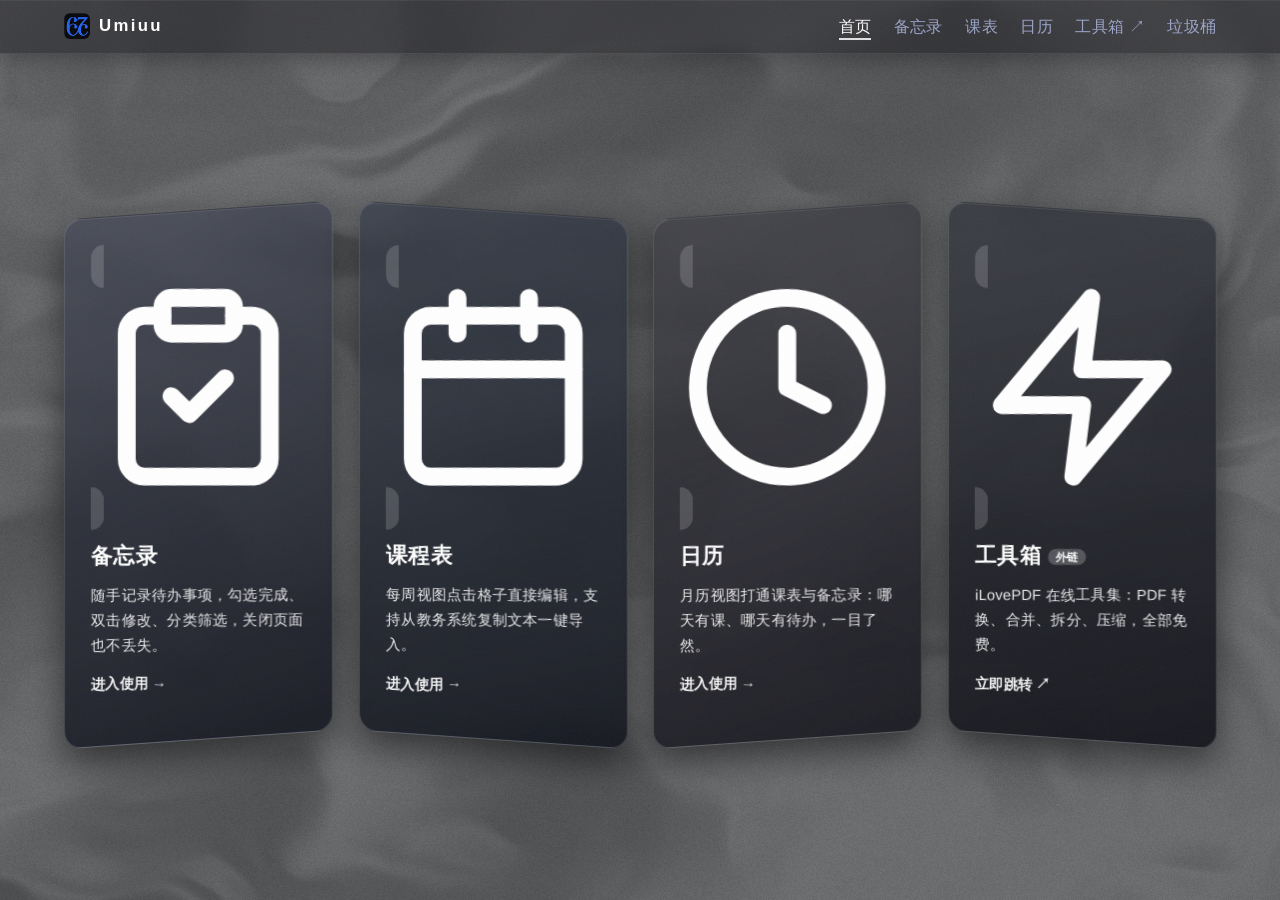
<file: index.html>
﻿<!DOCTYPE html>
<html lang="zh-CN">
<head>
    <meta charset="UTF-8">
    <meta name="viewport" content="width=device-width, initial-scale=1.0">
    <meta name="description" content="Umiuu：在线备忘录与课程表，纯静态免费托管于 GitHub Pages。">
    <title>Umiuu · 备忘录 / 课表</title>
        <meta name="theme-color" content="#11152b">
    <link rel="icon" type="image/png" sizes="32x32" href="assets/favicon-32b.png">
    <link rel="icon" type="image/png" sizes="48x48" href="assets/favicon-48b.png">
    <link rel="icon" type="image/png" sizes="180x180" href="assets/favicon-180b.png">
    <link rel="apple-touch-icon" sizes="180x180" href="assets/favicon-180b.png">
    <link rel="stylesheet" href="css/style.css?v=21">
</head>
<body>
    <div id="box"></div>
    <nav class="nav">
        <a class="brand" href="index.html">
            <img class="brand-logo" src="assets/favicon-48b.png" alt="67">
            Umiuu
        </a>
        <div class="links">
            <a href="index.html" class="active">首页</a>
            <a href="memo.html">备忘录</a>
            <a href="schedule.html">课表</a>
            <a href="calendar.html">日历</a>
            <a href="https://www.ilovepdf.com/zh-cn" target="_blank" rel="noopener">工具箱 ↗</a>
            <a href="trash.html">垃圾桶</a>
        </div>
    </nav>

    <main class="apps-band">
        <div class="trio">
            <a class="slant-card sc1" href="memo.html">
                <div class="slant-inner">
                    <span class="icon">
                        <svg viewBox="0 0 24 24"><rect x="8" y="2" width="8" height="4" rx="1" ry="1"/><path d="M16 4h2a2 2 0 0 1 2 2v14a2 2 0 0 1-2 2H6a2 2 0 0 1-2-2V6a2 2 0 0 1 2-2h2"/><path d="M9 13l2 2 4-4"/></svg>
                    </span>
                    <h3>备忘录</h3>
                    <p>随手记录待办事项，勾选完成、双击修改、分类筛选，关闭页面也不丢失。</p>
                    <span class="go">进入使用 →</span>
                </div>
            </a>
            <a class="slant-card sc2" href="schedule.html">
                <div class="slant-inner">
                    <span class="icon">
                        <svg viewBox="0 0 24 24"><rect x="3" y="4" width="18" height="18" rx="2" ry="2"/><line x1="16" y1="2" x2="16" y2="6"/><line x1="8" y1="2" x2="8" y2="6"/><line x1="3" y1="10" x2="21" y2="10"/></svg>
                    </span>
                    <h3>课程表</h3>
                    <p>每周视图点击格子直接编辑，支持从教务系统复制文本一键导入。</p>
                    <span class="go">进入使用 →</span>
                </div>
            </a>
            <a class="slant-card sc4" href="calendar.html">
                <div class="slant-inner">
                    <span class="icon">
                        <svg viewBox="0 0 24 24"><circle cx="12" cy="12" r="10"/><polyline points="12 6 12 12 16 14"/></svg>
                    </span>
                    <h3>日历</h3>
                    <p>月历视图打通课表与备忘录：哪天有课、哪天有待办，一目了然。</p>
                    <span class="go">进入使用 →</span>
                </div>
            </a>
            <a class="slant-card sc3" href="https://www.ilovepdf.com/zh-cn" target="_blank" rel="noopener">
                <div class="slant-inner">
                    <span class="icon">
                        <svg viewBox="0 0 24 24"><polygon points="13 2 3 14 12 14 11 22 21 10 12 10 13 2"/></svg>
                    </span>
                    <h3>工具箱 <small>外链</small></h3>
                    <p>iLovePDF 在线工具集：PDF 转换、合并、拆分、压缩，全部免费。</p>
                    <span class="go">立即跳转 ↗</span>
                </div>
            </a>
        </div>
    </main>
<script src="assets/ChaosWavesBg.min.js?v=21"></script>
<script>
new Color4Bg.ChaosWavesBg({
    dom: "box",
    colors: ["#6d6d6d", "#9b9b9b", "#838383", "#494949", "#1b1b1b", "#010101"],
    seed: 20030506,
    loop: true
});
</script><script src="js/enhance.js?v=21"></script>
</body>
</html>
</file>
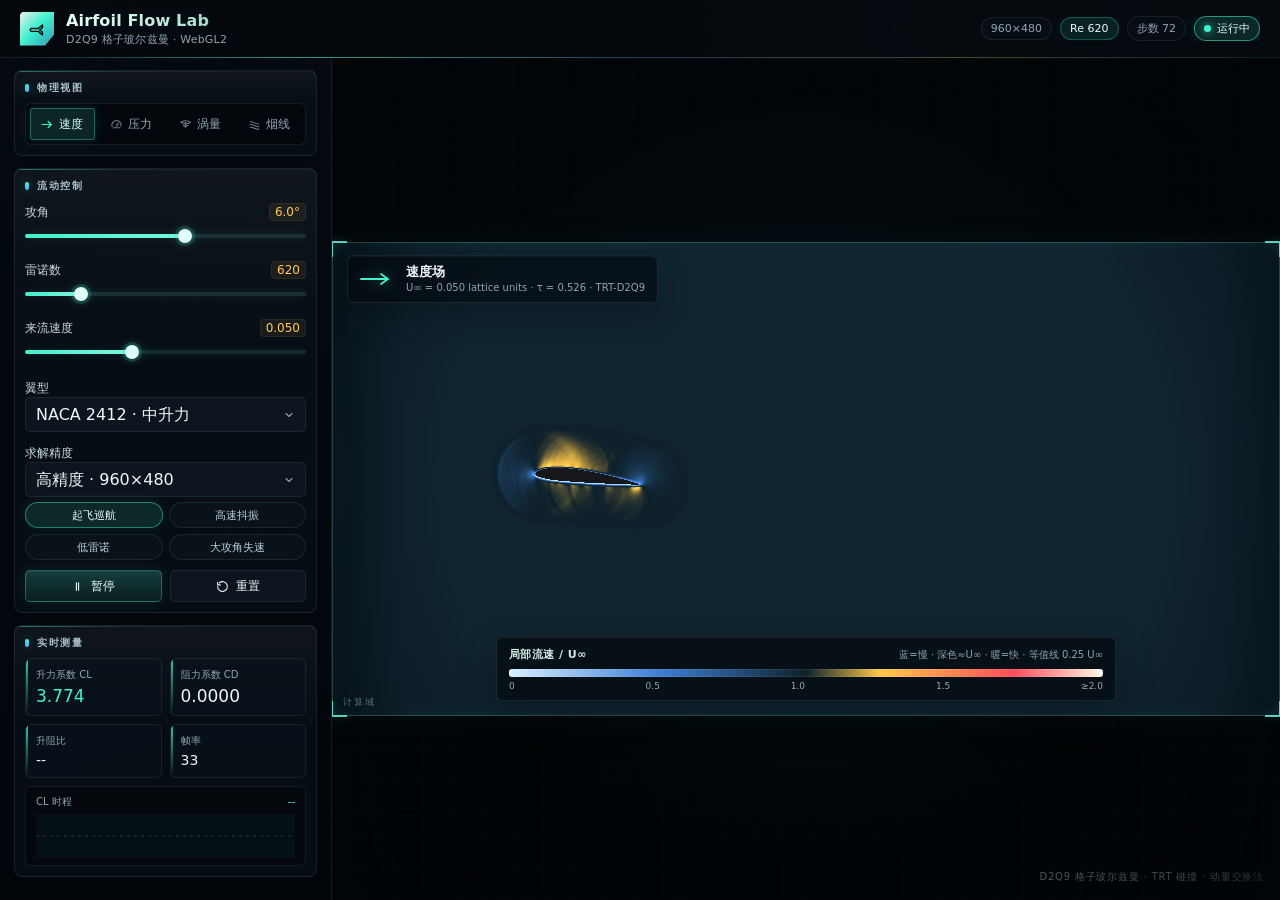
<file: airfoil-fluid-sim/index.html>
<!doctype html>
<html lang="zh-CN">
<head>
<meta charset="utf-8">
<meta name="viewport" content="width=device-width,initial-scale=1">
<title>Airfoil Flow Lab · 翼型流体仿真</title>
<link rel="icon" type="image/png" sizes="32x32" href="../assets/favicon-32b.png">
<link rel="icon" type="image/png" sizes="48x48" href="../assets/favicon-48b.png">
<link rel="icon" type="image/png" sizes="180x180" href="../assets/favicon-180b.png">
<link rel="apple-touch-icon" sizes="180x180" href="../assets/favicon-180b.png">
<style>
  :root {
    --bg: #04070b;
    --panel: rgba(8, 15, 22, .78);
    --panel-soft: rgba(10, 20, 28, .58);
    --line: rgba(133, 225, 218, .10);
    --line-strong: rgba(133, 235, 218, .30);
    --text: #edf7fb;
    --muted: #90a4b2;
    --accent: #3ef3cd;
    --accent-2: #ffc95c;
    --accent-3: #6ba8ff;
    --danger: #ff6b6b;
    --panel-radius: 8px;
  }
  * { box-sizing: border-box; }
  html, body { height: 100%; }
  body {
    margin: 0;
    background:
      linear-gradient(rgba(94, 255, 230, .022) 1px, transparent 1px),
      linear-gradient(90deg, rgba(94, 255, 230, .022) 1px, transparent 1px),
      radial-gradient(circle at 78% 0, rgba(38, 118, 150, .16), transparent 34%),
      linear-gradient(160deg, #03060a 0%, #060e15 48%, #03060a 100%);
    background-size: 32px 32px, 32px 32px, auto, auto;
    color: var(--text);
    font-family: Inter, "HarmonyOS Sans SC", "Microsoft YaHei", "PingFang SC", system-ui, sans-serif;
    overflow: hidden;
  }
  #app {
    height: 100%;
    display: grid;
    grid-template-rows: 58px minmax(0, 1fr);
  }
  header {
    min-width: 0;
    display: flex;
    align-items: center;
    justify-content: space-between;
    gap: 14px;
    padding: 0 20px;
    background: rgba(5, 8, 13, .88);
    border-bottom: 1px solid var(--line);
    backdrop-filter: blur(18px);
    position: relative;
  }
  header::after {
    content: "";
    position: absolute;
    left: 0; right: 0; bottom: -1px; height: 1px;
    background: linear-gradient(90deg, transparent, rgba(62,243,205,.58), rgba(108,168,255,.22), rgba(255,201,92,.24), transparent);
  }
  .brand { display: flex; align-items: center; gap: 12px; min-width: 0; }
  .brand-mark {
    width: 34px; height: 34px; flex: none;
    display: grid; place-items: center;
    color: #02110f;
    background: linear-gradient(135deg, rgba(255,255,255,.92), var(--accent) 45%, #2494b8);
    clip-path: polygon(8% 0, 100% 0, 100% 68%, 74% 100%, 0 100%, 0 9%);
    box-shadow: 0 0 22px rgba(62,243,205,.25), inset 0 0 12px rgba(255,255,255,.18);
  }
  .brand-mark svg { width: 17px; height: 17px; }
  h1 {
    font-size: 16px;
    margin: 0;
    letter-spacing: .01em;
    white-space: nowrap;
    background: linear-gradient(90deg, #eafffb, #9fd8ca);
    -webkit-background-clip: text;
    background-clip: text;
    -webkit-text-fill-color: transparent;
    filter: drop-shadow(0 0 12px rgba(62,243,205,.15));
  }
  .sub {
    margin: 2px 0 0;
    font-size: 11px;
    color: var(--muted);
    letter-spacing: .02em;
    white-space: nowrap;
  }
  .status {
    display: flex; align-items: center; gap: 8px;
    min-width: 0; overflow: hidden;
  }
  .status-chip {
    border: 1px solid var(--line);
    background: rgba(10, 16, 23, .74);
    color: var(--muted);
    padding: 4px 9px;
    border-radius: 999px;
    font-size: 11px;
    white-space: nowrap;
    font-variant-numeric: tabular-nums;
  }
  #reChip {
    color: #e8fffa;
    border-color: rgba(62,243,205,.26);
    background: rgba(62,243,205,.10);
    box-shadow: 0 0 16px rgba(62,243,205,.07);
  }
  #runningChip.active {
    color: #dffff7;
    border-color: rgba(62,243,205,.55);
    background: rgba(62,243,205,.13);
    box-shadow: 0 0 18px rgba(62,243,205,.16);
  }
  #runningChip { display: inline-flex; align-items: center; gap: 6px; }
  #runningChip .dot {
    width: 7px; height: 7px; border-radius: 50%;
    background: var(--accent);
    box-shadow: 0 0 8px rgba(62,243,205,.8);
  }
  #runningChip.active .dot { animation: dot-pulse 1.6s ease-in-out infinite; }
  #runningChip:not(.active) .dot {
    background: var(--danger);
    box-shadow: 0 0 8px rgba(255,107,107,.7);
  }
  @keyframes dot-pulse {
    0%, 100% { opacity: .45; }
    50% { opacity: 1; }
  }
  main {
    min-height: 0;
    display: grid;
    grid-template-columns: 332px minmax(0, 1fr);
  }
  aside {
    min-height: 0;
    overflow: auto;
    background: linear-gradient(180deg, rgba(5,11,16,.94), rgba(2,6,10,.98));
    border-right: 1px solid var(--line);
    padding: 12px 14px 18px;
    scrollbar-width: thin;
    scrollbar-color: #2c3d47 transparent;
  }
  aside::-webkit-scrollbar { width: 6px; }
  aside::-webkit-scrollbar-thumb { background: #2c3d47; border-radius: 3px; }
  section {
    padding: 10px;
    background:
      linear-gradient(180deg, rgba(255,255,255,.035), rgba(255,255,255,0) 42%),
      var(--panel);
    border: 1px solid var(--line);
    border-radius: var(--panel-radius);
    box-shadow: 0 12px 28px rgba(0,0,0,.18), inset 0 1px 0 rgba(255,255,255,.035);
    position: relative;
    overflow: hidden;
  }
  section + section { margin-top: 12px; }
  section::before {
    content: "";
    position: absolute;
    left: 0; right: 0; top: 0;
    height: 1px;
    background: linear-gradient(90deg, rgba(62,243,205,.42), rgba(108,168,255,.10), transparent 72%);
  }
  h2 {
    margin: 0 0 8px;
    font-size: 10px;
    color: #a9c0cb;
    font-weight: 700;
    letter-spacing: .16em;
    text-transform: uppercase;
    position: relative;
    padding-left: 12px;
  }
  h2::before {
    content: "";
    position: absolute;
    left: 0; top: 3px; bottom: 3px; width: 4px;
    border-radius: 2px;
    background: linear-gradient(180deg, var(--accent), #58a8ff);
    box-shadow: 0 0 12px rgba(62,243,205,.35);
  }
  .tabs {
    display: grid;
    grid-template-columns: repeat(4, 1fr);
    gap: 4px;
    background: rgba(4, 8, 12, .74);
    padding: 4px;
    border: 1px solid var(--line);
    border-radius: 6px;
  }
  button, select {
    font: inherit;
    color: var(--text);
    background: rgba(15, 23, 32, .82);
    border: 1px solid var(--line);
    border-radius: 5px;
    outline: none;
  }
  button { cursor: pointer; transition: background .18s, border-color .18s, color .18s, box-shadow .18s; }
  button:hover { background: #192932; border-color: var(--line-strong); }
  button:focus-visible, select:focus-visible { box-shadow: 0 0 0 2px rgba(65,224,192,.25); }
  .tab {
    min-height: 32px;
    border: 0;
    background: transparent;
    color: var(--muted);
    font-size: 12px;
    display: flex;
    align-items: center;
    justify-content: center;
    gap: 5px;
    border-radius: 3px;
  }
  .tab svg { width: 13px; height: 13px; opacity: .75; flex: none; }
  .tab.active {
    background: rgba(65,224,192,.14);
    color: #cffff4;
    box-shadow: inset 0 0 0 1px rgba(65,224,192,.35), 0 0 14px rgba(62,243,205,.12);
  }
  .tab.active svg { opacity: 1; color: var(--accent); }
  .control { margin-top: 10px; }
  .label-row { display: flex; align-items: baseline; justify-content: space-between; }
  label { font-size: 12px; color: #c9d8e1; }
  .value {
    font-size: 12px;
    color: var(--accent-2);
    font-variant-numeric: tabular-nums;
    padding: 2px 6px;
    border-radius: 4px;
    background: rgba(255,201,92,.07);
    box-shadow: inset 0 0 0 1px rgba(255,201,92,.08);
  }
  input[type=range] {
    width: 100%;
    height: 22px;
    margin: 4px 0 0;
    appearance: none;
    background: transparent;
  }
  input[type=range]::-webkit-slider-runnable-track {
    height: 4px;
    background: linear-gradient(90deg, var(--accent) 0%, #7cf5dd var(--fill, 50%), rgba(125,235,218,.14) var(--fill, 50%));
    border-radius: 2px;
    box-shadow: 0 0 10px rgba(62,243,205,.12);
  }
  input[type=range]::-webkit-slider-thumb {
    width: 14px; height: 14px;
    margin-top: -5px;
    appearance: none;
    border: 0;
    border-radius: 50%;
    background: #dffff8;
    box-shadow: 0 0 0 3px rgba(65,224,192,.18), 0 0 12px rgba(65,224,192,.35);
    transition: transform .15s;
  }
  input[type=range]:hover::-webkit-slider-thumb { transform: scale(1.12); }
  input[type=range]::-moz-range-track {
    height: 4px;
    background: rgba(125,235,218,.14);
    border-radius: 2px;
  }
  input[type=range]::-moz-range-progress {
    height: 4px;
    background: linear-gradient(90deg, var(--accent), #7cf5dd);
    border-radius: 2px;
  }
  input[type=range]::-moz-range-thumb {
    width: 14px; height: 14px; border: 0; border-radius: 50%;
    background: #eafffb; box-shadow: 0 0 0 3px rgba(65,224,192,.22), 0 0 12px rgba(65,224,192,.45);
  }
  .field { margin-top: 10px; }
  select {
    width: 100%;
    height: auto;
    min-height: 34px;
    line-height: 1.2;
    padding: 7px 30px 7px 10px;
    appearance: none;
    background-image: url("data:image/svg+xml;utf8,<svg xmlns='http://www.w3.org/2000/svg' width='12' height='12' viewBox='0 0 24 24' fill='none' stroke='%2390a4b2' stroke-width='2.2' stroke-linecap='round' stroke-linejoin='round'><path d='m6 9 6 6 6-6'/></svg>");
    background-repeat: no-repeat;
    background-position: right 10px center;
  }
  select:hover { border-color: var(--line-strong); }
  .actions { display: grid; grid-template-columns: 1fr 1fr; gap: 8px; margin-top: 10px; }
  .btn {
    height: 32px;
    font-size: 12px;
    display: inline-flex;
    align-items: center;
    justify-content: center;
    gap: 7px;
  }
  .btn svg { width: 13px; height: 13px; flex: none; }
  .btn.primary {
    background: linear-gradient(180deg, rgba(65,224,192,.24), rgba(65,224,192,.08));
    border-color: rgba(65,224,192,.34);
    color: #eafff9;
    box-shadow: 0 0 18px rgba(65,224,192,.10), inset 0 1px 0 rgba(255,255,255,.06);
  }
  .btn.primary:hover {
    background: linear-gradient(180deg, rgba(65,224,192,.28), rgba(65,224,192,.14));
  }
  .hidden { display: none !important; }
  .presets {
    display: grid;
    grid-template-columns: 1fr 1fr;
    gap: 6px;
    margin-top: 5px;
  }
  .chip {
    height: 26px;
    font-size: 11px;
    color: #b9cdd8;
    background: rgba(12,20,28,.8);
    border: 1px solid var(--line);
    border-radius: 999px;
  }
  .chip:hover {
    color: #eafffb;
    border-color: rgba(62,243,205,.4);
    background: rgba(62,243,205,.08);
  }
  .chip.active {
    color: #eafffb;
    border-color: rgba(62,243,205,.44);
    background: rgba(62,243,205,.12);
    box-shadow: 0 0 16px rgba(62,243,205,.10);
  }
  #clValue { color: var(--accent); }
  .chart-box {
    margin-top: 8px;
    background: rgba(4,8,12,.6);
    border: 1px solid var(--line);
    border-radius: 6px;
    padding: 8px 10px 7px;
  }
  .chart-head {
    display: flex;
    justify-content: space-between;
    align-items: baseline;
    font-size: 10px;
    color: var(--muted);
    margin-bottom: 5px;
  }
  .chart-head #clRange { color: var(--accent); font-variant-numeric: tabular-nums; }
  #clChart { display: block; width: 100%; height: 44px; }
  .metrics {
    display: grid;
    grid-template-columns: 1fr 1fr;
    gap: 8px;
  }
  .metric {
    padding: 9px 10px;
    background: var(--panel-soft);
    border: 1px solid var(--line);
    border-radius: 6px;
    min-width: 0;
    position: relative;
    overflow: hidden;
  }
  .metric::before {
    content: "";
    position: absolute;
    left: 0;
    top: 0;
    bottom: 0;
    width: 2px;
    background: linear-gradient(180deg, var(--accent), transparent);
    opacity: .8;
  }
  .metric-name { font-size: 10px; color: var(--muted); }
  .metric-value {
    margin-top: 4px;
    font-size: 17px;
    font-variant-numeric: tabular-nums;
    letter-spacing: 0;
  }
  .metric-value.small { font-size: 14px; }
  .warn { color: var(--danger); font-size: 11px; margin-top: 8px; display: none; }
  .warn.visible { display: block; }
  .warn.visible {
    padding: 8px 10px;
    border: 1px solid rgba(255,107,107,.22);
    background: rgba(255,107,107,.07);
    border-radius: 4px;
  }
  .stage {
    position: relative;
    min-width: 0;
    min-height: 0;
    background:
      radial-gradient(circle at 50% 48%, rgba(20,80,94,.14), transparent 58%),
      linear-gradient(160deg, #020609, #010406 68%);
    overflow: hidden;
  }
  .stage::before {
    content: "";
    position: absolute;
    inset: 0;
    background:
      linear-gradient(rgba(88,244,225,.024) 1px, transparent 1px),
      linear-gradient(90deg, rgba(88,244,225,.024) 1px, transparent 1px);
    background-size: 30px 30px;
    mask-image: radial-gradient(circle at 50% 48%, transparent 30%, #000 76%);
    z-index: 0;
  }
  #glcanvas { position: absolute; inset: 0; width: 100%; height: 100%; display: block; z-index: 1; cursor: crosshair; }
  .stage::after {
    content: "";
    position: absolute;
    inset: 0;
    pointer-events: none;
    background:
      radial-gradient(circle at 50% 50%, transparent 58%, rgba(0,4,8,.52) 100%),
      linear-gradient(90deg, rgba(2,7,11,.42), transparent 8%, transparent 92%, rgba(2,7,11,.32));
    z-index: 2;
  }
  .sim-frame {
    position: absolute;
    z-index: 3;
    border: 1px solid rgba(151, 229, 214, .22);
    border-radius: 2px;
    box-shadow:
      0 0 0 1px rgba(0,0,0,.28),
      0 0 34px rgba(43,188,175,.07),
      inset 0 0 24px rgba(43,188,175,.03);
    pointer-events: none;
  }
  .sim-frame .corner {
    position: absolute;
    width: 16px;
    height: 16px;
    color: rgba(112,255,229,.78);
    filter: drop-shadow(0 0 5px rgba(62,243,205,.35));
  }
  .sim-frame .corner.tl { left: -2px; top: -2px; border-top: 2px solid currentColor; border-left: 2px solid currentColor; }
  .sim-frame .corner.tr { right: -2px; top: -2px; border-top: 2px solid currentColor; border-right: 2px solid currentColor; }
  .sim-frame .corner.bl { left: -2px; bottom: -2px; border-bottom: 2px solid currentColor; border-left: 2px solid currentColor; }
  .sim-frame .corner.br { right: -2px; bottom: -2px; border-bottom: 2px solid currentColor; border-right: 2px solid currentColor; }
  .frame-label {
    position: absolute;
    left: 10px;
    bottom: 6px;
    font-size: 9px;
    color: rgba(174,220,213,.48);
    letter-spacing: .22em;
    white-space: nowrap;
  }
  .stage-hud {
    position: absolute;
    left: 14px;
    top: 12px;
    z-index: 3;
    display: flex;
    align-items: center;
    gap: 12px;
    padding: 9px 12px;
    border: 1px solid rgba(151,187,204,.13);
    background: rgba(4,9,14,.66);
    border-radius: 6px;
    backdrop-filter: blur(14px);
    pointer-events: none;
    box-shadow: 0 12px 32px rgba(0,0,0,.24), inset 0 1px 0 rgba(255,255,255,.04);
  }
  .probe {
    position: absolute;
    right: 14px;
    top: 12px;
    z-index: 3;
    padding: 9px 12px;
    border: 1px solid rgba(151, 187, 204, .13);
    background: rgba(4, 9, 14, .66);
    border-radius: 6px;
    backdrop-filter: blur(14px);
    pointer-events: none;
    display: none;
    font-size: 11px;
    color: #c9d8e1;
    font-variant-numeric: tabular-nums;
    white-space: nowrap;
    box-shadow: 0 12px 32px rgba(0,0,0,.24), inset 0 1px 0 rgba(255,255,255,.04);
  }
  .probe.visible { display: block; }
  .probe b { color: var(--accent-2); font-weight: 600; }
  .flow-arrow {
    width: 34px;
    height: 14px;
    color: var(--accent);
    filter: drop-shadow(0 0 7px rgba(65,224,192,.42));
  }
  .flow-arrow.animating { animation: flow-pulse 1.8s ease-in-out infinite; }
  @keyframes flow-pulse {
    0%, 100% { opacity: .55; transform: translateX(0); }
    50% { opacity: 1; transform: translateX(3px); }
  }
  .hud-main { min-width: 0; }
  .hud-title {
    font-size: 13px;
    font-weight: 700;
    color: #eef9f6;
    line-height: 1.15;
  }
  .hud-meta {
    margin-top: 2px;
    font-size: 10px;
    color: var(--muted);
    white-space: nowrap;
  }
  .legend {
    position: absolute;
    left: 50%;
    bottom: 14px;
    transform: translateX(-50%);
    z-index: 3;
    width: min(620px, calc(100% - 32px));
    padding: 10px 12px 9px;
    border: 1px solid rgba(151,187,204,.12);
    background: rgba(3,8,13,.68);
    border-radius: 6px;
    backdrop-filter: blur(15px);
    box-shadow: 0 16px 38px rgba(0,0,0,.30), inset 0 1px 0 rgba(255,255,255,.04);
    pointer-events: none;
  }
  .legend-top {
    display: flex;
    align-items: baseline;
    justify-content: space-between;
    gap: 12px;
  }
  #legendTitle { font-size: 11px; font-weight: 700; color: #d8ebe6; letter-spacing: .04em; }
  #legendMode { font-size: 10px; color: var(--muted); white-space: nowrap; }
  #legendBar {
    width: 100%;
    height: 8px;
    margin: 7px 0 4px;
    border-radius: 3px;
    border: 1px solid rgba(255,255,255,.07);
  }
  .legend-ticks {
    display: flex;
    justify-content: space-between;
    font-size: 9px;
    color: rgba(211,229,236,.72);
    font-variant-numeric: tabular-nums;
  }
  #err {
    position: absolute; left: 16px; right: 16px; bottom: 16px;
    display: none;
    padding: 10px 12px;
    border: 1px solid rgba(255,107,107,.4);
    background: rgba(35,14,14,.92);
    color: #ffd7d7;
    font-size: 12px;
    border-radius: 4px;
    z-index: 5;
  }
  #err.visible { display: block; }
  .hint {
    position: absolute; right: 16px; bottom: 16px;
    font-size: 10px; color: rgba(214,235,233,.44);
    letter-spacing: .08em;
    pointer-events: none; z-index: 2;
  }
  @media (max-width: 860px) {
    main { grid-template-columns: 1fr; grid-template-rows: auto minmax(0, 1fr); }
    aside {
      border-right: 0;
      border-bottom: 1px solid var(--line);
      max-height: 48vh;
      padding: 12px;
    }
    section + section { margin-top: 12px; }
    .metrics { grid-template-columns: repeat(4, 1fr); }
    .metric-value { font-size: 15px; }
    h1 { font-size: 14px; }
    .sub { display: none; }
    .stage-hud { left: 12px; top: 12px; gap: 9px; padding: 7px 9px; }
    .legend { bottom: 12px; padding: 8px 9px 7px; }
    #clChart { height: 44px; }
  }
  @media (max-width: 540px) {
    #resolutionChip { display: none; }
    .frame-label { display: none; }
    .metrics { grid-template-columns: repeat(2, 1fr); }
    .hint { display: none; }
    .hud-meta { display: none; }
    #legendMode { display: none; }
    #stepChip { display: none; }
    header { padding: 0 12px; }
    .status { gap: 6px; }
    .status-chip { padding: 4px 7px; font-size: 10px; }
  }
</style>
</head>
<body>
<div id="app">
  <header>
    <div class="brand">
      <div class="brand-mark">
        <svg viewBox="0 0 24 24" fill="none" stroke="currentColor" stroke-width="2" stroke-linecap="round" stroke-linejoin="round" aria-hidden="true">
          <path d="M3 12h10l6-5v4l-4 3 4 3v4l-6-5H3l-1.5-2z"></path>
        </svg>
      </div>
      <div>
        <h1>Airfoil Flow Lab</h1>
        <p class="sub">D2Q9 格子玻尔兹曼 · WebGL2</p>
      </div>
    </div>
    <div class="status">
      <div id="resolutionChip" class="status-chip">--</div>
      <div id="reChip" class="status-chip">Re --</div>
      <div id="stepChip" class="status-chip">步数 0</div>
      <div id="runningChip" class="status-chip active"><span class="dot"></span><span>运行中</span></div>
    </div>
  </header>
  <main>
    <aside>
      <section>
        <h2>物理视图</h2>
        <div class="tabs" id="viewTabs">
          <button class="tab active" data-view="0" title="速度场">
            <svg viewBox="0 0 24 24" fill="none" stroke="currentColor" stroke-width="2" stroke-linecap="round" stroke-linejoin="round"><path d="M2 12h17"/><path d="m13 6 6 6-6 6"/></svg>
            <span>速度</span>
          </button>
          <button class="tab" data-view="1" title="压力场">
            <svg viewBox="0 0 24 24" fill="none" stroke="currentColor" stroke-width="2" stroke-linecap="round" stroke-linejoin="round"><path d="M20.2 15.5A8.5 8.5 0 1 0 3.8 15.5"/><path d="M12 15l3.5-5.5"/><path d="M6 18h12"/></svg>
            <span>压力</span>
          </button>
          <button class="tab" data-view="2" title="涡量场">
            <svg viewBox="0 0 24 24" fill="none" stroke="currentColor" stroke-width="2" stroke-linecap="round" stroke-linejoin="round"><path d="M3 8c5-4 13-4 18 0"/><path d="M21 8c-4 4-12 4-16 0"/><path d="M12 8v8"/><path d="m8 13 4 4 4-4"/></svg>
            <span>涡量</span>
          </button>
          <button class="tab" data-view="3" title="被动烟线">
            <svg viewBox="0 0 24 24" fill="none" stroke="currentColor" stroke-width="2" stroke-linecap="round" stroke-linejoin="round"><path d="M4 7c8 0 8 4 16 4"/><path d="M4 12c8 0 8 4 16 4"/><path d="M4 17c8 0 8 4 16 4"/></svg>
            <span>烟线</span>
          </button>
        </div>
      </section>
      <section>
        <h2>流动控制</h2>
        <div class="control">
          <div class="label-row"><label for="aoa">攻角</label><span class="value" id="aoaValue">6.0°</span></div>
          <input id="aoa" type="range" min="-10" max="18" step="0.5" value="6">
        </div>
        <div class="control">
          <div class="label-row"><label for="re">雷诺数</label><span class="value" id="reValue">620</span></div>
          <input id="re" type="range" min="80" max="3000" step="10" value="620">
        </div>
        <div class="control">
          <div class="label-row"><label for="u0">来流速度</label><span class="value" id="u0Value">0.050</span></div>
          <input id="u0" type="range" min="0.020" max="0.100" step="0.001" value="0.050">
        </div>
        <div class="field">
          <label for="airfoil">翼型</label>
          <select id="airfoil">
            <option value="0012">NACA 0012 · 对称</option>
            <option value="2412" selected>NACA 2412 · 中升力</option>
            <option value="4415">NACA 4415 · 高升力</option>
          </select>
        </div>
        <div class="field">
          <label for="quality">求解精度</label>
          <select id="quality">
            <option value="low">快速 · 480×240</option>
            <option value="standard">标准 · 720×360</option>
            <option value="high" selected>高精度 · 960×480</option>
            <option value="ultra">超采样 · 1280×640</option>
            <option value="research">研究级 · 2400×1200 · Re 3000+</option>
          </select>
        </div>
        <div class="presets">
          <button class="chip" data-preset="cruise">起飞巡航</button>
          <button class="chip" data-preset="transient">高速抖振</button>
          <button class="chip" data-preset="lowRe">低雷诺</button>
          <button class="chip" data-preset="stall">大攻角失速</button>
        </div>
        <div class="actions">
          <button id="pauseBtn" class="btn primary">
            <svg viewBox="0 0 24 24" fill="none" stroke="currentColor" stroke-width="2" stroke-linecap="round" stroke-linejoin="round"><path d="M10 5v14"/><path d="M14 5v14"/></svg>
            <span>暂停</span>
          </button>
          <button id="resetBtn" class="btn">
            <svg viewBox="0 0 24 24" fill="none" stroke="currentColor" stroke-width="2" stroke-linecap="round" stroke-linejoin="round"><path d="M3 12a9 9 0 1 0 3-6.7"/><path d="M3 4v5h5"/></svg>
            <span>重置</span>
          </button>
        </div>
        <div id="stabilityWarn" class="warn">当前雷诺数接近稳定性上限，建议提高求解精度。</div>
      </section>
      <section>
        <h2>实时测量</h2>
        <div class="metrics">
          <div class="metric"><div class="metric-name">升力系数 CL</div><div class="metric-value" id="clValue">0.000</div></div>
          <div class="metric"><div class="metric-name">阻力系数 CD</div><div class="metric-value" id="cdValue">0.000</div></div>
          <div class="metric"><div class="metric-name">升阻比</div><div class="metric-value small" id="ldValue">0.0</div></div>
          <div class="metric"><div class="metric-name">帧率</div><div class="metric-value small" id="fpsValue">--</div></div>
        </div>
        <div class="chart-box">
          <div class="chart-head"><span>CL 时程</span><span id="clRange">--</span></div>
          <canvas id="clChart"></canvas>
        </div>
      </section>
    </aside>
    <div class="stage">
      <canvas id="glcanvas"></canvas>
      <div id="simFrame" class="sim-frame">
        <span class="corner tl"></span>
        <span class="corner tr"></span>
        <span class="corner bl"></span>
        <span class="corner br"></span>
        <div class="frame-label">计算域</div>
        <div class="stage-hud">
          <svg class="flow-arrow animating" viewBox="0 0 34 14" fill="none" stroke="currentColor" stroke-width="1.8" stroke-linecap="round" aria-hidden="true">
            <path d="M1 7h26"></path><path d="M21 2l7 5-7 5"></path>
          </svg>
          <div class="hud-main">
            <div class="hud-title" id="hudTitle">速度场</div>
            <div class="hud-meta" id="hudMeta">U∞ = 0.110 lattice units · TRT-D2Q9</div>
          </div>
        </div>
        <div id="probe" class="probe"></div>
        <div class="legend">
          <div class="legend-top">
            <div id="legendTitle">局部流速 / U∞</div>
            <div id="legendMode">等值线间隔 0.25 U∞</div>
          </div>
          <div id="legendBar"></div>
          <div class="legend-ticks">
            <span>0</span><span>0.5</span><span>1.0</span><span>1.5</span><span>≥2.0</span>
          </div>
        </div>
      </div>
      <div id="err"></div>
      <div class="hint">D2Q9 格子玻尔兹曼 · TRT 碰撞 · 动量交换法</div>
    </div>
  </main>
</div>

<script>
"use strict";

const errBox = document.getElementById('err');
function showError(msg) {
  errBox.textContent = msg;
  errBox.classList.add('visible');
  console.error(msg);
}

const canvas = document.getElementById('glcanvas');
const gl = canvas.getContext('webgl2', {
  alpha: false,
  antialias: false,
  depth: false,
  stencil: false,
  powerPreference: 'high-performance',
  preserveDrawingBuffer: false
});

if (!gl) {
  showError('当前浏览器不支持 WebGL2。请使用新版 Chrome / Edge / Firefox 打开。');
  throw new Error('WebGL2 unavailable');
}
if (!gl.getExtension('EXT_color_buffer_float')) {
  showError('当前 WebGL2 实现缺少 EXT_color_buffer_float，无法运行高精度求解器。');
  throw new Error('EXT_color_buffer_float unavailable');
}

const VERT = `#version 300 es
layout(location=0) in vec2 aPos;
out vec2 vUV;
void main() {
  vUV = aPos * 0.5 + 0.5;
  gl_Position = vec4(aPos, 0.0, 1.0);
}`;

const D2Q9 = `#version 300 es
precision highp float;
precision highp int;
precision highp sampler2D;
const vec2 DIR[9] = vec2[9](
  vec2(0.0, 0.0), vec2(1.0, 0.0), vec2(0.0, 1.0),
  vec2(-1.0, 0.0), vec2(0.0, -1.0), vec2(1.0, 1.0),
  vec2(-1.0, 1.0), vec2(-1.0, -1.0), vec2(1.0, -1.0)
);
const float WT[9] = float[9](
  0.4444444444444444, 0.1111111111111111, 0.1111111111111111,
  0.1111111111111111, 0.1111111111111111, 0.02777777777777778,
  0.02777777777777778, 0.02777777777777778, 0.02777777777777778
);
const int OPP[9] = int[9](0, 3, 4, 1, 2, 7, 8, 5, 6);
float equilibrium(float rho, vec2 u, int i) {
  float cu = 3.0 * dot(DIR[i], u);
  return WT[i] * rho * (1.0 + cu + 0.5 * cu * cu - 1.5 * dot(u, u));
}`;

const INIT_FS = D2Q9 + `
uniform sampler2D uMask;
uniform int W;
uniform int H;
uniform float u0;
layout(location=0) out vec4 outA;
layout(location=1) out vec4 outB;
layout(location=2) out vec4 outC;
layout(location=3) out vec4 outAux;
void main() {
  ivec2 p = ivec2(gl_FragCoord.xy);
  bool solid = texelFetch(uMask, p, 0).r > 0.5;
  float rho = 1.0;
  vec2 vel = solid ? vec2(0.0) : vec2(u0, 0.0);
  float f[9];
  for (int i = 0; i < 9; ++i) f[i] = equilibrium(rho, vel, i);
  outA = vec4(f[0], f[1], f[2], f[3]);
  outB = vec4(f[4], f[5], f[6], f[7]);
  outC = vec4(f[8], rho, vel.x, vel.y);
  outAux = vec4(0.0);
}`;

const COLLIDE_FS = D2Q9 + `
uniform sampler2D texA;
uniform sampler2D texB;
uniform sampler2D texC;
uniform sampler2D uMask;
uniform int W;
uniform int H;
uniform float omegaPlus;
uniform float omegaMinus;
uniform float sponge;
uniform float u0;
layout(location=0) out vec4 outA;
layout(location=1) out vec4 outB;
layout(location=2) out vec4 outC;
layout(location=3) out vec4 outAux;

bool solidAt(ivec2 p) {
  if (p.x < 0 || p.y < 0 || p.x >= W || p.y >= H) return false;
  return texelFetch(uMask, p, 0).r > 0.5;
}

void main() {
  ivec2 p = ivec2(gl_FragCoord.xy);
  if (texelFetch(uMask, p, 0).r > 0.5) {
    outA = vec4(0.4444444444444444, 0.1111111111111111, 0.1111111111111111, 0.1111111111111111);
    outB = vec4(0.1111111111111111, 0.02777777777777778, 0.02777777777777778, 0.02777777777777778);
    outC = vec4(0.02777777777777778, 1.0, 0.0, 0.0);
    outAux = vec4(0.0);
    return;
  }

  vec4 a = texelFetch(texA, p, 0);
  vec4 b = texelFetch(texB, p, 0);
  vec4 c = texelFetch(texC, p, 0);
  float f0 = a.r, f1 = a.g, f2 = a.b, f3 = a.a;
  float f4 = b.r, f5 = b.g, f6 = b.b, f7 = b.a;
  float f8 = c.r;
  float rhoRaw = f0 + f1 + f2 + f3 + f4 + f5 + f6 + f7 + f8;
  vec2 vel = vec2(
    f1 - f3 + f5 - f6 - f7 + f8,
    f2 - f4 + f5 + f6 - f7 - f8
  ) / max(1e-6, rhoRaw);
  if (!(rhoRaw > 0.2 && rhoRaw < 4.0) || !(abs(vel.x) < 0.35) || !(abs(vel.y) < 0.35)) {
    vel = vec2(u0, 0.0);
    float rhoSafe = 1.0;
    float s0 = equilibrium(rhoSafe, vel, 0); float s1 = equilibrium(rhoSafe, vel, 1); float s2 = equilibrium(rhoSafe, vel, 2); float s3 = equilibrium(rhoSafe, vel, 3);
    float s4 = equilibrium(rhoSafe, vel, 4); float s5 = equilibrium(rhoSafe, vel, 5); float s6 = equilibrium(rhoSafe, vel, 6); float s7 = equilibrium(rhoSafe, vel, 7); float s8 = equilibrium(rhoSafe, vel, 8);
    outA = vec4(s0, s1, s2, s3);
    outB = vec4(s4, s5, s6, s7);
    outC = vec4(s8, rhoSafe, vel.x, vel.y);
    outAux = vec4(0.0);
    return;
  }
  float rho = max(1e-6, rhoRaw);

  float q0 = equilibrium(rho, vel, 0);
  float q1 = equilibrium(rho, vel, 1);
  float q2 = equilibrium(rho, vel, 2);
  float q3 = equilibrium(rho, vel, 3);
  float q4 = equilibrium(rho, vel, 4);
  float q5 = equilibrium(rho, vel, 5);
  float q6 = equilibrium(rho, vel, 6);
  float q7 = equilibrium(rho, vel, 7);
  float q8 = equilibrium(rho, vel, 8);

  float m13 = 0.5 * (f1 - f3), me13 = 0.5 * (q1 - q3);
  float p13 = 0.5 * (f1 + f3), pe13 = 0.5 * (q1 + q3);
  float m24 = 0.5 * (f2 - f4), me24 = 0.5 * (q2 - q4);
  float p24 = 0.5 * (f2 + f4), pe24 = 0.5 * (q2 + q4);
  float m57 = 0.5 * (f5 - f7), me57 = 0.5 * (q5 - q7);
  float p57 = 0.5 * (f5 + f7), pe57 = 0.5 * (q5 + q7);
  float m68 = 0.5 * (f6 - f8), me68 = 0.5 * (q6 - q8);
  float p68 = 0.5 * (f6 + f8), pe68 = 0.5 * (q6 + q8);

  float post0 = f0 - omegaPlus * (f0 - q0);
  float post1 = f1 - omegaPlus * (p13 - pe13) - omegaMinus * (m13 - me13);
  float post3 = f3 - omegaPlus * (p13 - pe13) + omegaMinus * (m13 - me13);
  float post2 = f2 - omegaPlus * (p24 - pe24) - omegaMinus * (m24 - me24);
  float post4 = f4 - omegaPlus * (p24 - pe24) + omegaMinus * (m24 - me24);
  float post5 = f5 - omegaPlus * (p57 - pe57) - omegaMinus * (m57 - me57);
  float post7 = f7 - omegaPlus * (p57 - pe57) + omegaMinus * (m57 - me57);
  float post6 = f6 - omegaPlus * (p68 - pe68) - omegaMinus * (m68 - me68);
  float post8 = f8 - omegaPlus * (p68 - pe68) + omegaMinus * (m68 - me68);

  float px = float(p.x) / float(W);
  float py = float(p.y) / float(H);
  float edge = min(min(px, 1.0 - px), min(py, 1.0 - py));
  float s = 1.0 - smoothstep(0.0, 0.10, edge);
  if (s > 0.0) {
    float blend = clamp(s * sponge, 0.0, 1.0);
    float e0 = equilibrium(1.0, vec2(u0, 0.0), 0);
    float e1 = equilibrium(1.0, vec2(u0, 0.0), 1);
    float e2 = equilibrium(1.0, vec2(u0, 0.0), 2);
    float e3 = equilibrium(1.0, vec2(u0, 0.0), 3);
    float e4 = equilibrium(1.0, vec2(u0, 0.0), 4);
    float e5 = equilibrium(1.0, vec2(u0, 0.0), 5);
    float e6 = equilibrium(1.0, vec2(u0, 0.0), 6);
    float e7 = equilibrium(1.0, vec2(u0, 0.0), 7);
    float e8 = equilibrium(1.0, vec2(u0, 0.0), 8);
    post0 = mix(post0, e0, blend);
    post1 = mix(post1, e1, blend);
    post2 = mix(post2, e2, blend);
    post3 = mix(post3, e3, blend);
    post4 = mix(post4, e4, blend);
    post5 = mix(post5, e5, blend);
    post6 = mix(post6, e6, blend);
    post7 = mix(post7, e7, blend);
    post8 = mix(post8, e8, blend);
  }

  vec2 force = vec2(0.0);
  if (solidAt(p + ivec2(1, 0))) {
    force += 2.0 * post1 * vec2(1.0, 0.0);
  }
  if (solidAt(p + ivec2(0, 1))) {
    force += 2.0 * post2 * vec2(0.0, 1.0);
  }
  if (solidAt(p + ivec2(-1, 0))) {
    force += 2.0 * post3 * vec2(-1.0, 0.0);
  }
  if (solidAt(p + ivec2(0, -1))) {
    force += 2.0 * post4 * vec2(0.0, -1.0);
  }
  if (solidAt(p + ivec2(1, 1))) {
    force += 2.0 * post5 * vec2(1.0, 1.0);
  }
  if (solidAt(p + ivec2(-1, 1))) {
    force += 2.0 * post6 * vec2(-1.0, 1.0);
  }
  if (solidAt(p + ivec2(-1, -1))) {
    force += 2.0 * post7 * vec2(-1.0, -1.0);
  }
  if (solidAt(p + ivec2(1, -1))) {
    force += 2.0 * post8 * vec2(1.0, -1.0);
  }

  outA = vec4(post0, post1, post2, post3);
  outB = vec4(post4, post5, post6, post7);
  outC = vec4(post8, rho, vel.x, vel.y);
  outAux = vec4(force, vec2(0.0));
}`;

const STREAM_FS = D2Q9 + `
uniform sampler2D texA;
uniform sampler2D texB;
uniform sampler2D texC;
uniform sampler2D uMask;
uniform int W;
uniform int H;
uniform float u0;
layout(location=0) out vec4 outA;
layout(location=1) out vec4 outB;
layout(location=2) out vec4 outC;

bool solidAt(ivec2 p) {
  if (p.x < 0 || p.y < 0 || p.x >= W || p.y >= H) return false;
  return texelFetch(uMask, p, 0).r > 0.5;
}

void main() {
  ivec2 p = ivec2(gl_FragCoord.xy);
  if (texelFetch(uMask, p, 0).r > 0.5) {
    outA = vec4(WT[0], WT[1], WT[2], WT[3]);
    outB = vec4(WT[4], WT[5], WT[6], WT[7]);
    outC = vec4(WT[8], 1.0, 0.0, 0.0);
    return;
  }

  float nf0; float nf1; float nf2; float nf3;
  float nf4; float nf5; float nf6; float nf7; float nf8;
  vec4 a0 = vec4(0.0);
  vec4 b0 = vec4(0.0);
  vec4 c0 = vec4(0.0);
  if (p.x == W - 1) {
    vec4 aO = texelFetch(texA, p - ivec2(1, 0), 0);
    vec4 bO = texelFetch(texB, p - ivec2(1, 0), 0);
    vec4 cO = texelFetch(texC, p - ivec2(1, 0), 0);
    nf0 = aO.r;
    nf1 = aO.g;
    nf2 = aO.b;
    nf3 = aO.a;
    nf4 = bO.r;
    nf5 = bO.g;
    nf6 = bO.b;
    nf7 = bO.a;
    nf8 = cO.r;
  } else if (p.x == 0) {
    nf0 = equilibrium(1.0, vec2(u0, 0.0), 0);
    nf1 = equilibrium(1.0, vec2(u0, 0.0), 1);
    nf2 = equilibrium(1.0, vec2(u0, 0.0), 2);
    nf3 = equilibrium(1.0, vec2(u0, 0.0), 3);
    nf4 = equilibrium(1.0, vec2(u0, 0.0), 4);
    nf5 = equilibrium(1.0, vec2(u0, 0.0), 5);
    nf6 = equilibrium(1.0, vec2(u0, 0.0), 6);
    nf7 = equilibrium(1.0, vec2(u0, 0.0), 7);
    nf8 = equilibrium(1.0, vec2(u0, 0.0), 8);
  } else if (p.y == 0 || p.y == H - 1) {
    ivec2 src = p.y == 0 ? p + ivec2(0, 1) : p - ivec2(0, 1);
    vec4 aO = texelFetch(texA, src, 0);
    vec4 bO = texelFetch(texB, src, 0);
    vec4 cO = texelFetch(texC, src, 0);
    nf0 = aO.r; nf1 = aO.g; nf2 = aO.b; nf3 = aO.a;
    nf4 = bO.r; nf5 = bO.g; nf6 = bO.b; nf7 = bO.a;
    nf8 = cO.r;
  } else {
    a0 = texelFetch(texA, p, 0);
    b0 = texelFetch(texB, p, 0);
    c0 = texelFetch(texC, p, 0);
    vec4 aE = texelFetch(texA, p - ivec2(1, 0), 0);
    vec4 aN = texelFetch(texA, p - ivec2(0, 1), 0);
    vec4 aW = texelFetch(texA, p + ivec2(1, 0), 0);
    vec4 bS = texelFetch(texB, p + ivec2(0, 1), 0);
    vec4 bNE = texelFetch(texB, p - ivec2(1, 1), 0);
    vec4 bNW = texelFetch(texB, p + ivec2(1, 1), 0);
    // Pull-streaming uses source = p - DIR[i]; diagonal labels need this explicitly.
    vec4 bSW = texelFetch(texB, p + ivec2(1, -1), 0);
    vec4 bSE = texelFetch(texB, p - ivec2(1, -1), 0);
    vec4 cSE = texelFetch(texC, p - ivec2(1, -1), 0);
    nf0 = a0.r;
    nf1 = aE.g;
    nf2 = aN.b;
    nf3 = aW.a;
    nf4 = bS.r;
    nf5 = bNE.g;
    nf6 = bSW.b;
    nf7 = bNW.a;
    nf8 = cSE.r;
  }

  if (p.x > 0 && p.y > 0 && p.x < W - 1 && p.y < H - 1) {
    if (solidAt(p + ivec2(1, 0))) nf3 = a0.g;
    if (solidAt(p + ivec2(0, 1))) nf4 = a0.b;
    if (solidAt(p + ivec2(-1, 0))) nf1 = a0.a;
    if (solidAt(p + ivec2(0, -1))) nf2 = b0.r;
    if (solidAt(p + ivec2(1, 1))) nf7 = b0.g;
    if (solidAt(p + ivec2(-1, 1))) nf8 = b0.b;
    if (solidAt(p + ivec2(-1, -1))) nf5 = b0.a;
    if (solidAt(p + ivec2(1, -1))) nf6 = c0.r;
  }

  float rho = max(1e-6, nf0 + nf1 + nf2 + nf3 + nf4 + nf5 + nf6 + nf7 + nf8);
  vec2 vel = vec2(
    nf1 - nf3 + nf5 - nf6 - nf7 + nf8,
    nf2 - nf4 + nf5 + nf6 - nf7 - nf8
  ) / rho;

  outA = vec4(nf0, nf1, nf2, nf3);
  outB = vec4(nf4, nf5, nf6, nf7);
  outC = vec4(nf8, rho, vel.x, vel.y);
}`;

const SMOKE_FS = D2Q9 + `
uniform sampler2D texC;
uniform sampler2D smokeTex;
uniform sampler2D uMask;
uniform int W;
uniform int H;
uniform int frame;
out vec4 fragColor;

vec4 fetchC(ivec2 p) {
  p = clamp(p, ivec2(0), ivec2(W - 1, H - 1));
  return texelFetch(texC, p, 0);
}
vec4 sampleC(vec2 pos) {
  vec2 q = clamp(pos, vec2(0.5), vec2(float(W) - 0.5, float(H) - 0.5));
  ivec2 ip = ivec2(floor(q));
  vec2 t = fract(q);
  vec4 c00 = fetchC(ip);
  vec4 c10 = fetchC(ip + ivec2(1, 0));
  vec4 c01 = fetchC(ip + ivec2(0, 1));
  vec4 c11 = fetchC(ip + ivec2(1, 1));
  return mix(mix(c00, c10, t.x), mix(c01, c11, t.x), t.y);
}
float fetchSmoke(ivec2 p) {
  p = clamp(p, ivec2(0), ivec2(W - 1, H - 1));
  return texelFetch(smokeTex, p, 0).r;
}
float sampleSmoke(vec2 pos) {
  vec2 q = clamp(pos, vec2(0.5), vec2(float(W) - 0.5, float(H) - 0.5));
  ivec2 ip = ivec2(floor(q));
  vec2 t = fract(q);
  float s00 = fetchSmoke(ip);
  float s10 = fetchSmoke(ip + ivec2(1, 0));
  float s01 = fetchSmoke(ip + ivec2(0, 1));
  float s11 = fetchSmoke(ip + ivec2(1, 1));
  return mix(mix(s00, s10, t.x), mix(s01, s11, t.x), t.y);
}

void main() {
  vec2 pos = gl_FragCoord.xy;
  vec4 field = sampleC(pos);
  vec2 vel = field.zw;
  float dye = sampleSmoke(pos - vel) * 0.9993;
  ivec2 ip = ivec2(pos);
  float srcX = float(W) * 0.0667;
  float srcSpacing = max(8.0, float(H) * 0.0896);
  bool source = abs(pos.x - srcX) < 0.75 && mod(float(ip.y), srcSpacing) < 1.15;
  if (source) dye = max(dye, 0.82);
  if (texelFetch(uMask, ip, 0).r > 0.5) dye = 0.0;
  fragColor = vec4(clamp(dye, 0.0, 1.0), 0.0, 0.0, 1.0);
}`;

const DISPLAY_FS = D2Q9 + `
uniform sampler2D texC;
uniform sampler2D smokeTex;
uniform sampler2D uMask;
uniform int W;
uniform int H;
uniform int mode;
uniform float u0;
uniform vec2 canvasSize;
out vec4 fragColor;

vec4 fetchC(ivec2 p) {
  p = clamp(p, ivec2(0), ivec2(W - 1, H - 1));
  return texelFetch(texC, p, 0);
}
vec4 sampleC(vec2 pos) {
  vec2 q = clamp(pos, vec2(0.5), vec2(float(W) - 0.5, float(H) - 0.5));
  ivec2 ip = ivec2(floor(q));
  vec2 t = fract(q);
  vec4 c00 = fetchC(ip);
  vec4 c10 = fetchC(ip + ivec2(1, 0));
  vec4 c01 = fetchC(ip + ivec2(0, 1));
  vec4 c11 = fetchC(ip + ivec2(1, 1));
  return mix(mix(c00, c10, t.x), mix(c01, c11, t.x), t.y);
}
float sampleMask(vec2 uv) { return texture(uMask, uv).r; }

vec3 speedColor(float x) {
  x = clamp(x, 0.0, 1.0);
  vec3 c0 = vec3(0.843, 0.941, 1.000);
  vec3 c1 = vec3(0.247, 0.498, 0.839);
  vec3 c2 = vec3(0.055, 0.129, 0.169);
  vec3 c3 = vec3(1.000, 0.784, 0.298);
  vec3 c4 = vec3(1.000, 0.302, 0.357);
  vec3 c5 = vec3(1.000, 0.969, 0.890);
  if (x < 0.25) return mix(c0, c1, smoothstep(0.0, 0.25, x));
  if (x < 0.50) return mix(c1, c2, smoothstep(0.25, 0.50, x));
  if (x < 0.625) return mix(c2, c3, smoothstep(0.50, 0.625, x));
  if (x < 0.85) return mix(c3, c4, smoothstep(0.625, 0.85, x));
  return mix(c4, c5, smoothstep(0.85, 1.0, x));
}
vec3 pressureColor(float cp) {
  float t = clamp((cp + 2.2) / 3.2, 0.0, 1.0);
  vec3 c0 = vec3(0.055, 0.224, 0.520);
  vec3 c1 = vec3(0.227, 0.510, 0.820);
  vec3 c2 = vec3(0.043, 0.098, 0.122);
  vec3 c3 = vec3(1.000, 0.729, 0.333);
  vec3 c4 = vec3(1.000, 0.302, 0.357);
  if (t < 0.34) return mix(c0, c1, smoothstep(0.0, 0.34, t));
  if (t < 0.6875) return mix(c1, c2, smoothstep(0.34, 0.6875, t));
  if (t < 0.86) return mix(c2, c3, smoothstep(0.6875, 0.86, t));
  return mix(c3, c4, smoothstep(0.86, 1.0, t));
}
vec3 curlColor(float q) {
  float t = tanh(abs(q) * 1.35);
  vec3 dark = vec3(0.039, 0.063, 0.078);
  vec3 blue = vec3(0.235, 0.667, 0.949);
  vec3 warm = vec3(1.000, 0.522, 0.204);
  vec3 col = q > 0.0 ? warm : blue;
  return mix(dark, col, pow(t, 0.68));
}

vec3 backdropColor(vec2 uv, vec2 simUV) {
  vec2 gridP = uv * canvasSize / 46.0;
  vec2 gridW = max(fwidth(gridP), vec2(0.0001));
  vec2 gridD = abs(fract(gridP) - 0.5) / gridW;
  float grid = max(1.0 - min(gridD.x, 1.0), 1.0 - min(gridD.y, 1.0));
  vec2 outside = max(-simUV, simUV - 1.0);
  float outsideDist = length(outside * vec2(float(W), float(H)));
  float halo = exp(-outsideDist * 0.045);
  vec3 col = mix(vec3(0.020, 0.035, 0.041), vec3(0.004, 0.009, 0.013), smoothstep(0.25, 0.78, distance(uv, vec2(0.5))));
  col += vec3(0.008, 0.048, 0.052) * grid * 0.38;
  col += vec3(0.018, 0.088, 0.092) * halo * 0.32;
  return col;
}

void main() {
  vec2 uv = gl_FragCoord.xy / canvasSize;
  float canvasAspect = canvasSize.x / canvasSize.y;
  float simAspect = float(W) / float(H);
  vec2 simUV = uv;
  if (canvasAspect > simAspect) {
    simUV.x = 0.5 + (uv.x - 0.5) * canvasAspect / simAspect;
  } else {
    simUV.y = 0.5 + (uv.y - 0.5) * simAspect / canvasAspect;
  }
  bool inside = simUV.x >= 0.0 && simUV.x <= 1.0 && simUV.y >= 0.0 && simUV.y <= 1.0;
  vec3 col = backdropColor(uv, simUV);
  vec2 simPos = vec2(0.0);
  float speed = 0.0;
  float mask = 0.0;
  if (inside) {
    simPos = simUV * vec2(float(W), float(H));
    vec4 field = sampleC(simPos);
    vec2 vel = field.zw;
    speed = length(vel) / max(0.04, u0);
    mask = sampleMask(simUV);

  if (mode == 0) {
      col = speedColor(speed / 2.0);
      float band = speed / 0.25;
      float line = abs(fract(band + 0.5) - 0.5) / max(0.002, fwidth(band));
      col *= 1.0 + (1.0 - smoothstep(0.0, 1.0, line)) * 0.11;
    } else if (mode == 1) {
      float rho = sampleC(simPos).y;
      float cp = (rho - 1.0) / max(0.0008, 1.5 * u0 * u0);
      col = pressureColor(cp);
    } else if (mode == 2) {
      float e = 1.2;
      float dl = sampleC(simPos - vec2(e, 0.0)).w;
      float dr = sampleC(simPos + vec2(e, 0.0)).w;
      float db = sampleC(simPos - vec2(0.0, e)).z;
      float dt = sampleC(simPos + vec2(0.0, e)).z;
      float curl = ((dr - dl) - (dt - db)) / (2.0 * e) / max(0.04, u0);
      col = curlColor(curl);
    } else {
      float dye = texture(smokeTex, simUV).r;
      dye *= smoothstep(float(W) * 0.0729, float(W) * 0.1229, simPos.x);
      vec3 base = speedColor(speed / 2.0) * 0.18;
      col = mix(base, vec3(0.90, 0.97, 0.90), clamp(dye, 0.0, 1.0) * 0.85);
    }

    float body = smoothstep(0.48, 0.52, mask);
    vec3 bodyCol = vec3(0.085, 0.092, 0.100);
    vec3 edge = vec3(0.28, 0.36, 0.34) * smoothstep(0.42, 0.52, mask) * (1.0 - smoothstep(0.52, 0.62, mask));
    col = mix(col, bodyCol + edge, body);
    vec2 edgeDist = min(simUV, 1.0 - simUV) * vec2(float(W), float(H));
    col += vec3(0.030, 0.145, 0.140) * exp(-min(edgeDist.x, edgeDist.y) * 0.22) * 0.16;
  }
  fragColor = vec4(col, 1.0);
}`;

const REDUCE1_FS = D2Q9 + `
uniform sampler2D auxTex;
uniform int W;
uniform int H;
uniform int tileW;
uniform int tileH;
out vec4 fragColor;
void main() {
  ivec2 tile = ivec2(gl_FragCoord.xy);
  vec2 sum = vec2(0.0);
  for (int y = 0; y < tileH; ++y) {
    for (int x = 0; x < tileW; ++x) {
      ivec2 p = tile * ivec2(tileW, tileH) + ivec2(x, y);
      if (p.x < W && p.y < H) sum += texelFetch(auxTex, p, 0).xy;
    }
  }
  fragColor = vec4(sum, vec2(0.0));
}`;

const REDUCE2_FS = D2Q9 + `
uniform sampler2D tileTex;
out vec4 fragColor;
void main() {
  vec2 sum = vec2(0.0);
  for (int y = 0; y < 64; ++y) {
    for (int x = 0; x < 64; ++x) {
      sum += texelFetch(tileTex, ivec2(x, y), 0).xy;
    }
  }
  fragColor = vec4(sum, vec2(0.0));
}`;

function compileShader(type, source) {
  const sh = gl.createShader(type);
  gl.shaderSource(sh, source);
  gl.compileShader(sh);
  if (!gl.getShaderParameter(sh, gl.COMPILE_STATUS)) {
    const log = gl.getShaderInfoLog(sh);
    gl.deleteShader(sh);
    throw new Error('Shader compile failed: ' + log);
  }
  return sh;
}

function makeProgram(fsSource) {
  const vs = compileShader(gl.VERTEX_SHADER, VERT);
  const fs = compileShader(gl.FRAGMENT_SHADER, fsSource);
  const p = gl.createProgram();
  gl.attachShader(p, vs);
  gl.attachShader(p, fs);
  gl.linkProgram(p);
  gl.deleteShader(vs);
  gl.deleteShader(fs);
  if (!gl.getProgramParameter(p, gl.LINK_STATUS)) {
    const log = gl.getProgramInfoLog(p);
    gl.deleteProgram(p);
    throw new Error('Program link failed: ' + log);
  }
  return p;
}

const progInit = makeProgram(INIT_FS);
const progCollide = makeProgram(COLLIDE_FS);
const progStream = makeProgram(STREAM_FS);
const progSmoke = makeProgram(SMOKE_FS);
const progDisplay = makeProgram(DISPLAY_FS);
const progReduce1 = makeProgram(REDUCE1_FS);
const progReduce2 = makeProgram(REDUCE2_FS);

const uniformLocCache = new Map();
function uniformLocation(program, name) {
  let cache = uniformLocCache.get(program);
  if (!cache) {
    cache = new Map();
    uniformLocCache.set(program, cache);
  }
  let loc = cache.get(name);
  if (loc === undefined) {
    loc = gl.getUniformLocation(program, name);
    cache.set(name, loc);
  }
  return loc;
}

const vao = gl.createVertexArray();
gl.bindVertexArray(vao);
const vbo = gl.createBuffer();
gl.bindBuffer(gl.ARRAY_BUFFER, vbo);
gl.bufferData(gl.ARRAY_BUFFER, new Float32Array([-1,-1, 1,-1, -1,1, 1,1]), gl.STATIC_DRAW);
gl.enableVertexAttribArray(0);
gl.vertexAttribPointer(0, 2, gl.FLOAT, false, 0, 0);
gl.bindVertexArray(null);

function makeTex(w, h, internal, format, type, filter) {
  const tex = gl.createTexture();
  gl.bindTexture(gl.TEXTURE_2D, tex);
  gl.texImage2D(gl.TEXTURE_2D, 0, internal, w, h, 0, format, type, null);
  gl.texParameteri(gl.TEXTURE_2D, gl.TEXTURE_MIN_FILTER, filter);
  gl.texParameteri(gl.TEXTURE_2D, gl.TEXTURE_MAG_FILTER, filter);
  gl.texParameteri(gl.TEXTURE_2D, gl.TEXTURE_WRAP_S, gl.CLAMP_TO_EDGE);
  gl.texParameteri(gl.TEXTURE_2D, gl.TEXTURE_WRAP_T, gl.CLAMP_TO_EDGE);
  return tex;
}

function makeFbo(attachments) {
  const fbo = gl.createFramebuffer();
  gl.bindFramebuffer(gl.FRAMEBUFFER, fbo);
  const buffers = [];
  attachments.forEach((tex, i) => {
    gl.framebufferTexture2D(gl.FRAMEBUFFER, gl.COLOR_ATTACHMENT0 + i, gl.TEXTURE_2D, tex, 0);
    buffers.push(gl.COLOR_ATTACHMENT0 + i);
  });
  gl.drawBuffers(buffers);
  const status = gl.checkFramebufferStatus(gl.FRAMEBUFFER);
  if (status !== gl.FRAMEBUFFER_COMPLETE) throw new Error('Framebuffer incomplete: 0x' + status.toString(16));
  gl.bindFramebuffer(gl.FRAMEBUFFER, null);
  return fbo;
}

const QUALITY = {
  low: { W: 480, H: 240, substeps: 2, maxRe: 1200 },
  standard: { W: 720, H: 360, substeps: 3, maxRe: 2000 },
  high: { W: 960, H: 480, substeps: 4, maxRe: 2640 },
  ultra: { W: 1280, H: 640, substeps: 5, maxRe: 3520 },
  research: { W: 2400, H: 1200, substeps: 6, maxRe: 6600 }
};

function resolvableRe(qualityKey, u0 = state.u0) {
  const q = QUALITY[qualityKey];
  return 250 * u0 * q.H * 0.22;
}

function ensureQualityForRe() {
  if (resolvableRe(state.quality) >= state.re) return;
  const capable = Object.keys(QUALITY).find(key => resolvableRe(key) >= state.re);
  if (!capable) return;
  state.quality = capable;
  el('quality').value = capable;
}

const state = {
  aoa: 6,
  re: 620,
  effectiveRe: 620,
  u0: 0.05,
  airfoil: '2412',
  quality: 'high',
  view: 0,
  paused: false,
  step: 0,
  W: 0,
  H: 0,
  chord: 0,
  cur: 0,
  smokeCur: 0,
  fps: 0,
  cl: 0,
  cd: 0,
  clAvg: 0,
  cdAvg: 0,
  forceRaw: [0, 0],
  maxForceSample: 0,
  tau: 0,
  solid: 0
};

let fieldA = [];
let fieldB = [];
let fieldC = [];
let auxTexs = [];
let maskTex = null;
let smokeTexs = [];
let collideFbos = [];
let streamFbos = [];
let smokeFbos = [];
let tileTex = null;
let tileFbo = null;
let sumTex = null;
let sumFbo = null;
let reduceBuf = null;
let debugBuf = new Float32Array(4);
let debugFbo = null;
let debugStatsBuf = null;
let forceSamples = [];

function deleteSimResources() {
  const textures = [...fieldA, ...fieldB, ...fieldC, ...auxTexs, ...smokeTexs, maskTex, tileTex, sumTex];
  textures.forEach(t => t && gl.deleteTexture(t));
  [...collideFbos, ...streamFbos, ...smokeFbos, tileFbo, sumFbo].forEach(f => f && gl.deleteFramebuffer(f));
  fieldA = []; fieldB = []; fieldC = []; auxTexs = []; smokeTexs = [];
  collideFbos = []; streamFbos = []; smokeFbos = [];
  maskTex = null; tileTex = null; tileFbo = null; sumTex = null; sumFbo = null;
}

function nacaThickness(tc, x) {
  return 5 * tc * (0.2969 * Math.sqrt(x) - 0.1260 * x - 0.3516 * x * x + 0.2843 * x * x * x - 0.1015 * x * x * x * x);
}

function nacaCamber(code, x) {
  const m = Number(code[0]) / 100;
  const p = Number(code[1]) / 10;
  if (m < 1e-6 || p < 1e-6) return 0;
  return x < p ? m / (p * p) * (2 * p * x - x * x)
               : m / ((1 - p) * (1 - p)) * ((1 - 2 * p) + 2 * p * x - x * x);
}

function buildMask() {
  const { W, H } = state;
  const chord = Math.round(H * 0.22);
  state.chord = chord;
  const cx = Math.round(W * 0.27);
  const cy = Math.round(H * 0.50);
  const a = state.aoa * Math.PI / 180;
  const cosA = Math.cos(a), sinA = Math.sin(a);
  const data = new Uint8Array(W * H);
  let solidCount = 0;
  const code = state.airfoil;
  const tc = Number(code.slice(2, 4)) / 100;
  for (let y = 0; y < H; ++y) {
    for (let x = 0; x < W; ++x) {
      let hit = 0;
      for (let sy = 0; sy < 4; ++sy) {
        for (let sx = 0; sx < 4; ++sx) {
          const px = x + (sx + 0.5) / 4;
          const py = y + (sy + 0.5) / 4;
          const dx = px - cx;
          const dy = py - cy;
          const s = dx * cosA - dy * sinA + chord * 0.5;
          const n = dx * sinA + dy * cosA;
          if (s >= 0 && s <= chord) {
            const xn = s / chord;
            const yt = nacaThickness(tc, xn) * chord;
            const yc = nacaCamber(code, xn) * chord;
            if (n >= yc - yt && n <= yc + yt) hit++;
          }
        }
      }
      const v = hit >= 8 ? 255 : (hit >= 4 ? 110 : 0);
      data[y * W + x] = v;
      if (hit >= 8) solidCount++;
    }
  }
  if (!maskTex) maskTex = makeTex(W, H, gl.R8, gl.RED, gl.UNSIGNED_BYTE, gl.LINEAR);
  gl.bindTexture(gl.TEXTURE_2D, maskTex);
  gl.pixelStorei(gl.UNPACK_ALIGNMENT, 1);
  gl.texSubImage2D(gl.TEXTURE_2D, 0, 0, 0, W, H, gl.RED, gl.UNSIGNED_BYTE, data);
  state.solid = solidCount;
  return solidCount;
}

function buildTargets() {
  const { W, H } = state;
  for (let i = 0; i < 2; ++i) {
    fieldA[i] = makeTex(W, H, gl.RGBA32F, gl.RGBA, gl.FLOAT, gl.NEAREST);
    fieldB[i] = makeTex(W, H, gl.RGBA32F, gl.RGBA, gl.FLOAT, gl.NEAREST);
    fieldC[i] = makeTex(W, H, gl.RGBA32F, gl.RGBA, gl.FLOAT, gl.NEAREST);
    auxTexs[i] = makeTex(W, H, gl.RGBA32F, gl.RGBA, gl.FLOAT, gl.NEAREST);
    smokeTexs[i] = makeTex(W, H, gl.RGBA16F, gl.RGBA, gl.HALF_FLOAT, gl.LINEAR);
    collideFbos[i] = makeFbo([fieldA[i], fieldB[i], fieldC[i], auxTexs[i]]);
    streamFbos[i] = makeFbo([fieldA[i], fieldB[i], fieldC[i]]);
    smokeFbos[i] = makeFbo([smokeTexs[i]]);
  }
  tileTex = makeTex(64, 64, gl.RGBA32F, gl.RGBA, gl.FLOAT, gl.NEAREST);
  tileFbo = makeFbo([tileTex]);
  sumTex = makeTex(1, 1, gl.RGBA32F, gl.RGBA, gl.FLOAT, gl.NEAREST);
  sumFbo = makeFbo([sumTex]);
  reduceBuf = new Float32Array(4);
}

function relaxation() {
  if (state.debugNoCollide) {
    state.tau = 1 / state.u0;
    return { omegaPlus: 0, omegaMinus: 0 };
  }
  const requestedNu = state.u0 * state.chord / state.re;
  const tau = Math.max(0.512, 3.0 * requestedNu + 0.5);
  const nu = (tau - 0.5) / 3.0;
  state.effectiveRe = Math.min(state.re, Math.round(state.u0 * state.chord / nu));
  const omegaPlus = 1.0 / tau;
  const omegaMinus = 1.0 / (0.5 + 0.1875 / Math.max(1e-4, 1.0 / omegaPlus - 0.5));
  state.tau = tau;
  return { omegaPlus, omegaMinus };
}

function setProgram(program, uniforms) {
  gl.useProgram(program);
  for (const [name, value] of Object.entries(uniforms)) {
    const loc = uniformLocation(program, name);
    if (loc === null) continue;
    if (typeof value === 'number' && Number.isInteger(value)) gl.uniform1i(loc, value);
    else if (typeof value === 'number') gl.uniform1f(loc, value);
    else if (typeof value === 'boolean') gl.uniform1i(loc, value ? 1 : 0);
    else if (Array.isArray(value)) {
      if (value.length === 3 && value[2] === 'vec2') gl.uniform2f(loc, value[0], value[1]);
      else if (value.every(v => Number.isInteger(v))) gl.uniform1iv(loc, value);
      else gl.uniform1fv(loc, value);
    }
  }
}

function bindSimInputs(program, source = state.cur) {
  gl.activeTexture(gl.TEXTURE0); gl.bindTexture(gl.TEXTURE_2D, fieldA[source]);
  gl.activeTexture(gl.TEXTURE1); gl.bindTexture(gl.TEXTURE_2D, fieldB[source]);
  gl.activeTexture(gl.TEXTURE2); gl.bindTexture(gl.TEXTURE_2D, fieldC[source]);
  gl.activeTexture(gl.TEXTURE3); gl.bindTexture(gl.TEXTURE_2D, maskTex);
  const locA = uniformLocation(program, 'texA');
  const locB = uniformLocation(program, 'texB');
  const locC = uniformLocation(program, 'texC');
  const locM = uniformLocation(program, 'uMask');
  if (locA) gl.uniform1i(locA, 0);
  if (locB) gl.uniform1i(locB, 1);
  if (locC) gl.uniform1i(locC, 2);
  if (locM) gl.uniform1i(locM, 3);
}

function resetSim() {
  const q = QUALITY[state.quality];
  const W = q.W, H = q.H;
  const geometryChanged = W !== state.W || H !== state.H;
  if (geometryChanged) {
    deleteSimResources();
    state.W = W; state.H = H;
    buildTargets();
  }
  buildMask();
  const rel = relaxation();

  gl.bindVertexArray(vao);
  gl.viewport(0, 0, W, H);
  gl.activeTexture(gl.TEXTURE0);
  gl.bindTexture(gl.TEXTURE_2D, maskTex);
  setProgram(progInit, { W, H, u0: state.u0 });
  const initMaskLoc = uniformLocation(progInit, 'uMask');
  if (initMaskLoc) gl.uniform1i(initMaskLoc, 0);
  gl.bindFramebuffer(gl.FRAMEBUFFER, collideFbos[state.cur]);
  gl.drawArrays(gl.TRIANGLE_STRIP, 0, 4);
  gl.bindFramebuffer(gl.FRAMEBUFFER, null);

  gl.clearColor(0, 0, 0, 0);
  for (const tex of smokeTexs) {
    gl.bindTexture(gl.TEXTURE_2D, tex);
  }
  for (const fbo of smokeFbos) {
    gl.bindFramebuffer(gl.FRAMEBUFFER, fbo);
    gl.clear(gl.COLOR_BUFFER_BIT);
  }
  gl.bindFramebuffer(gl.FRAMEBUFFER, null);
  state.step = 0;
  state.clAvg = 0;
  state.cdAvg = 0;
  state.cl = 0;
  state.cd = 0;
  forceSamples = [];
  clHistory.length = 0;
  updateSliderFills();
  drawClChart();
  updateStatusChips();
}

function reduceForce() {
  gl.bindVertexArray(vao);
  gl.viewport(0, 0, 64, 64);
  setProgram(progReduce1, {
    W: state.W, H: state.H,
    tileW: Math.ceil(state.W / 64),
    tileH: Math.ceil(state.H / 64)
  });
  gl.activeTexture(gl.TEXTURE0);
  gl.bindTexture(gl.TEXTURE_2D, auxTexs[1 - state.cur]);
  const loc = uniformLocation(progReduce1, 'auxTex');
  if (loc) gl.uniform1i(loc, 0);
  gl.bindFramebuffer(gl.FRAMEBUFFER, tileFbo);
  gl.drawArrays(gl.TRIANGLE_STRIP, 0, 4);

  gl.viewport(0, 0, 1, 1);
  gl.useProgram(progReduce2);
  gl.activeTexture(gl.TEXTURE0);
  gl.bindTexture(gl.TEXTURE_2D, tileTex);
  const locTile = uniformLocation(progReduce2, 'tileTex');
  if (locTile) gl.uniform1i(locTile, 0);
  gl.bindFramebuffer(gl.FRAMEBUFFER, sumFbo);
  gl.drawArrays(gl.TRIANGLE_STRIP, 0, 4);
  gl.readPixels(0, 0, 1, 1, gl.RGBA, gl.FLOAT, reduceBuf);
  gl.bindFramebuffer(gl.FRAMEBUFFER, null);
  state.forceRaw = [reduceBuf[0], reduceBuf[1]];
  return [reduceBuf[0], reduceBuf[1]];
}

function readTexturePixel(tex, x, y) {
  if (!debugFbo) {
    debugFbo = gl.createFramebuffer();
  }
  gl.bindFramebuffer(gl.FRAMEBUFFER, debugFbo);
  gl.framebufferTexture2D(gl.FRAMEBUFFER, gl.COLOR_ATTACHMENT0, gl.TEXTURE_2D, tex, 0);
  gl.readPixels(x, y, 1, 1, gl.RGBA, gl.FLOAT, debugBuf);
  gl.bindFramebuffer(gl.FRAMEBUFFER, null);
  return [...debugBuf];
}

function stepSim() {
  const dst = 1 - state.cur;
  const rel = relaxation();
  gl.bindVertexArray(vao);
  gl.viewport(0, 0, state.W, state.H);

  gl.useProgram(progCollide);
  bindSimInputs(progCollide);
  setProgram(progCollide, {
    W: state.W, H: state.H,
    omegaPlus: rel.omegaPlus,
    omegaMinus: rel.omegaMinus,
    sponge: 0.90,
    u0: state.u0
  });
  gl.bindFramebuffer(gl.FRAMEBUFFER, collideFbos[dst]);
  gl.drawArrays(gl.TRIANGLE_STRIP, 0, 4);

  gl.useProgram(progStream);
  bindSimInputs(progStream, dst);
  setProgram(progStream, { W: state.W, H: state.H, u0: state.u0 });
  gl.bindFramebuffer(gl.FRAMEBUFFER, streamFbos[state.cur]);
  gl.drawArrays(gl.TRIANGLE_STRIP, 0, 4);

  if (state.view === 3) {
    gl.useProgram(progSmoke);
    gl.activeTexture(gl.TEXTURE0); gl.bindTexture(gl.TEXTURE_2D, fieldC[state.cur]);
    gl.activeTexture(gl.TEXTURE1); gl.bindTexture(gl.TEXTURE_2D, smokeTexs[state.smokeCur]);
    gl.activeTexture(gl.TEXTURE2); gl.bindTexture(gl.TEXTURE_2D, maskTex);
    const locC = uniformLocation(progSmoke, 'texC');
    const locS = uniformLocation(progSmoke, 'smokeTex');
    const locM = uniformLocation(progSmoke, 'uMask');
    if (locC) gl.uniform1i(locC, 0);
    if (locS) gl.uniform1i(locS, 1);
    if (locM) gl.uniform1i(locM, 2);
    setProgram(progSmoke, { W: state.W, H: state.H, frame: state.step });
    gl.bindFramebuffer(gl.FRAMEBUFFER, smokeFbos[1 - state.smokeCur]);
    gl.drawArrays(gl.TRIANGLE_STRIP, 0, 4);
    gl.bindFramebuffer(gl.FRAMEBUFFER, null);
    state.smokeCur = 1 - state.smokeCur;
  }

  state.cur = state.cur;
  state.step++;
  if (state.step % 8 === 0) {
    const [fx, fy] = reduceForce();
    if (Number.isFinite(fx) && Number.isFinite(fy)) {
      forceSamples.push([fx, fy]);
      if (forceSamples.length > 96) forceSamples.shift();
      const sum = forceSamples.reduce((a, s) => [a[0] + s[0], a[1] + s[1]], [0, 0]);
      state.cdAvg = sum[0] / forceSamples.length;
      state.clAvg = sum[1] / forceSamples.length;
      state.maxForceSample = Math.max(Math.abs(fx), Math.abs(fy));
    }
  }
}

function drawScene() {
  const dpr = Math.min(2, window.devicePixelRatio || 1);
  const cssW = canvas.clientWidth || 1;
  const cssH = canvas.clientHeight || 1;
  const pw = Math.max(1, Math.round(cssW * dpr));
  const ph = Math.max(1, Math.round(cssH * dpr));
  if (canvas.width !== pw || canvas.height !== ph) {
    canvas.width = pw;
    canvas.height = ph;
  }
  gl.bindVertexArray(vao);
  gl.bindFramebuffer(gl.FRAMEBUFFER, null);
  gl.viewport(0, 0, pw, ph);
  gl.useProgram(progDisplay);
  gl.activeTexture(gl.TEXTURE0); gl.bindTexture(gl.TEXTURE_2D, fieldC[state.cur]);
  gl.activeTexture(gl.TEXTURE1); gl.bindTexture(gl.TEXTURE_2D, maskTex);
  gl.activeTexture(gl.TEXTURE2); gl.bindTexture(gl.TEXTURE_2D, smokeTexs[state.smokeCur]);
  const locC = uniformLocation(progDisplay, 'texC');
  const locM = uniformLocation(progDisplay, 'uMask');
  const locS = uniformLocation(progDisplay, 'smokeTex');
  if (locC) gl.uniform1i(locC, 0);
  if (locM) gl.uniform1i(locM, 1);
  if (locS) gl.uniform1i(locS, 2);
  setProgram(progDisplay, {
    W: state.W, H: state.H,
    mode: state.view,
    u0: state.u0,
    canvasSize: [pw, ph, 'vec2']
  });
  gl.drawArrays(gl.TRIANGLE_STRIP, 0, 4);
}

let lastTime = performance.now();
let fpsSmooth = 60;
let lastUiUpdate = 0;

function loop(now) {
  const dt = Math.max(1, now - lastTime);
  lastTime = now;
  fpsSmooth += (1000 / dt - fpsSmooth) * 0.08;
  if (!state.paused) {
    const q = QUALITY[state.quality];
    for (let i = 0; i < q.substeps; ++i) stepSim();
  }
  drawScene();
  if (now - lastUiUpdate > 120) {
    lastUiUpdate = now;
    updateMetrics();
    updateStatusChips();
    if (!state.paused && state.step >= 500) {
      clHistory.push(state.cl);
      if (clHistory.length > 180) clHistory.shift();
      drawClChart();
    }
    updateProbe();
  }
  requestAnimationFrame(loop);
}

const el = id => document.getElementById(id);

const simFrame = el('simFrame');
function updateStageFrame() {
  const host = canvas.parentElement;
  const cw = host.clientWidth || 1;
  const ch = host.clientHeight || 1;
  const simAspect = (state.W || 960) / (state.H || 480);
  let fw = cw;
  let fh = ch;
  if (cw / ch > simAspect) fw = ch * simAspect;
  else fh = cw / simAspect;
  simFrame.style.width = `${fw}px`;
  simFrame.style.height = `${fh}px`;
  simFrame.style.left = `${(cw - fw) / 2}px`;
  simFrame.style.top = `${(ch - fh) / 2}px`;
  canvas.style.width = `${fw}px`;
  canvas.style.height = `${fh}px`;
  canvas.style.left = `${(cw - fw) / 2}px`;
  canvas.style.top = `${(ch - fh) / 2}px`;
}

const clHistory = [];
const clChart = el('clChart');
const clCtx = clChart.getContext('2d');
const SLIDERS = ['aoa', 're', 'u0'];

function updateSliderFill(input) {
  const min = Number(input.min) || 0;
  const max = Number(input.max) || 100;
  const value = Number(input.value) || 0;
  input.style.setProperty('--fill', (100 * (value - min) / Math.max(1e-6, max - min)) + '%');
}

function updateSliderFills() {
  SLIDERS.forEach(id => updateSliderFill(el(id)));
}

function drawClChart() {
  const dpr = Math.min(2, window.devicePixelRatio || 1);
  const cw = clChart.clientWidth || 1;
  const ch = clChart.clientHeight || 1;
  const pw = Math.round(cw * dpr);
  const ph = Math.round(ch * dpr);
  if (clChart.width !== pw || clChart.height !== ph) {
    clChart.width = pw;
    clChart.height = ph;
  }
  clCtx.clearRect(0, 0, pw, ph);
  clCtx.fillStyle = 'rgba(62,243,205,.035)';
  clCtx.fillRect(0, 0, pw, ph);

  const values = clHistory.filter(v => Number.isFinite(v));
  if (!values.length) {
    clCtx.strokeStyle = 'rgba(125,235,218,.18)';
    clCtx.lineWidth = Math.max(1, dpr);
    clCtx.setLineDash([3 * dpr, 4 * dpr]);
    clCtx.beginPath();
    clCtx.moveTo(0, ph / 2);
    clCtx.lineTo(pw, ph / 2);
    clCtx.stroke();
    clCtx.setLineDash([]);
    el('clRange').textContent = '--';
    return;
  }

  const sorted = [...values].sort((a, b) => a - b);
  const quantile = p => sorted[Math.min(sorted.length - 1, Math.max(0, Math.floor((sorted.length - 1) * p)))];
  let lo = quantile(.06);
  let hi = quantile(.94);
  if (hi - lo < .08) {
    lo = Math.min(...values, 0) - .04;
    hi = Math.max(...values, 0) + .04;
  } else {
    lo = Math.min(lo, 0);
    hi = Math.max(hi, 0);
  }
  const span = Math.max(.02, hi - lo);
  lo -= span * .12;
  hi += span * .12;
  const yOf = v => ph - (v - lo) / Math.max(1e-6, hi - lo) * ph;

  clCtx.strokeStyle = 'rgba(125,235,218,.15)';
  clCtx.lineWidth = Math.max(1, dpr);
  clCtx.setLineDash([3 * dpr, 4 * dpr]);
  [lo, hi].forEach(v => {
    const y = yOf(v);
    clCtx.beginPath();
    clCtx.moveTo(0, y);
    clCtx.lineTo(pw, y);
    clCtx.stroke();
  });
  clCtx.strokeStyle = 'rgba(125,235,218,.32)';
  const y0 = yOf(0);
  clCtx.beginPath();
  clCtx.moveTo(0, y0);
  clCtx.lineTo(pw, y0);
  clCtx.stroke();
  clCtx.setLineDash([]);

  clCtx.beginPath();
  for (let i = 0; i < clHistory.length; ++i) {
    if (!Number.isFinite(clHistory[i])) continue;
    const x = (i / Math.max(1, clHistory.length - 1)) * pw;
    const y = yOf(clHistory[i]);
    if (i === 0) clCtx.moveTo(x, y);
    else clCtx.lineTo(x, y);
  }
  clCtx.lineWidth = Math.max(1.25, 1.8 * dpr);
  clCtx.lineJoin = 'round';
  clCtx.lineCap = 'round';
  clCtx.strokeStyle = '#3ef3cd';
  clCtx.shadowColor = 'rgba(62,243,205,.45)';
  clCtx.shadowBlur = 6 * dpr;
  clCtx.stroke();
  clCtx.shadowBlur = 0;

  el('clRange').textContent = `${lo >= 0 ? '+' : ''}${lo.toFixed(2)} ~ ${hi >= 0 ? '+' : ''}${hi.toFixed(2)}`;
}

const PRESETS = {
  cruise: { label: '起飞巡航', aoa: 6, re: 620, u0: .05, airfoil: '2412', quality: 'high' },
  transient: { label: '高速抖振', aoa: 8, re: 3000, u0: .1, airfoil: '0012', quality: 'ultra' },
  lowRe: { label: '低雷诺', aoa: 4, re: 120, u0: .02, airfoil: '2412', quality: 'high' },
  stall: { label: '大攻角失速', aoa: 16, re: 900, u0: .06, airfoil: '4415', quality: 'high' }
};

function applyPreset(name) {
  const preset = PRESETS[name];
  if (!preset) return;
  document.querySelectorAll('.presets .chip').forEach(node => {
    node.classList.toggle('active', node.dataset.preset === name);
  });
  Object.assign(state, { aoa: preset.aoa, re: preset.re, u0: preset.u0, airfoil: preset.airfoil, quality: preset.quality });
  el('aoa').value = state.aoa;
  el('aoaValue').textContent = state.aoa.toFixed(1) + '°';
  el('re').value = state.re;
  el('reValue').textContent = String(state.re);
  el('u0').value = state.u0;
  el('u0Value').textContent = state.u0.toFixed(3);
  el('airfoil').value = state.airfoil;
  el('quality').value = state.quality;
  resetSim();
}

function clearPresetHighlight() {
  document.querySelectorAll('.presets .chip').forEach(node => node.classList.remove('active'));
}

const VIEW_META = [
  {
    title: '速度场',
    legend: '局部流速 / U∞',
    mode: '蓝=慢 · 深色≈U∞ · 暖=快 · 等值线 0.25 U∞',
    bar: 'linear-gradient(90deg,#d7f0ff 0%,#3f7fd6 25%,#0e212b 50%,#ffc84c 62.5%,#ff4d5b 85%,#fff7e3 100%)',
    ticks: ['0', '0.5', '1.0', '1.5', '≥2.0']
  },
  {
    title: '压力系数 Cp',
    legend: '压力系数 Cp',
    mode: '蓝 = 吸力峰 · 橙红 = 高压',
    bar: 'linear-gradient(90deg,#1e63d6 0%,#62c6ff 34%,#0b191f 68.75%,#ffba55 86%,#ff4d5b 100%)',
    ticks: ['-2.2', '-1.4', '-0.6', '+0.2', '+1.0']
  },
  {
    title: '涡量场',
    legend: '局部旋向与强度',
    mode: '亮橙 / 亮蓝 = 相反旋向 · 亮度 = 强度',
    bar: 'linear-gradient(90deg,#55b9ff,#0a1014 50%,#ff8534)',
    ticks: ['强顺涡', '弱', '零', '弱', '强逆涡']
  },
  {
    title: '被动烟线',
    legend: '示踪浓度',
    mode: '亮线为上游注入的被动标量',
    bar: 'linear-gradient(90deg,rgba(10,18,24,.78),rgba(230,247,230,.96))',
    ticks: ['无示踪', '稀薄', '中等', '浓密', '饱和']
  }
];

function updateLegend() {
  const meta = VIEW_META[state.view];
  el('hudTitle').textContent = meta.title;
  el('legendTitle').textContent = meta.legend;
  el('legendMode').textContent = meta.mode;
  el('legendBar').style.background = meta.bar;
  const ticks = document.querySelectorAll('.legend-ticks span');
  ticks.forEach((node, i) => { node.textContent = meta.ticks[i] || ''; });
}

function updateStatusChips() {
  el('resolutionChip').textContent = `${state.W}×${state.H}`;
  el('reChip').textContent = `Re ${state.effectiveRe === state.re ? state.re : `${Math.round(state.effectiveRe)} / ${state.re}`}`;
  el('stepChip').textContent = `步数 ${state.step.toLocaleString('zh-CN')}`;
  el('runningChip').lastElementChild.textContent = state.paused ? '已暂停' : '运行中';
  el('runningChip').classList.toggle('active', !state.paused);
  el('hudMeta').textContent = `U∞ = ${state.u0.toFixed(3)} lattice units · τ = ${state.tau.toFixed(3)} · TRT-D2Q9`;
  document.querySelector('.flow-arrow').classList.toggle('animating', !state.paused);
}

function updateMetrics() {
  const q = 0.5 * state.u0 * state.u0 * state.chord;
  state.cl = state.clAvg / q;
  state.cd = state.cdAvg / q;
  el('clValue').textContent = state.cl.toFixed(3);
  el('cdValue').textContent = Math.max(0, state.cd).toFixed(4);
  el('ldValue').textContent = state.cd > 1e-6 ? (state.cl / state.cd).toFixed(1) : '--';
  el('fpsValue').textContent = Math.round(fpsSmooth);
  const rel = relaxation();
  const clamped = state.effectiveRe < state.re;
  el('stabilityWarn').textContent = clamped
    ? `低精度网格已限制有效雷诺数为 ${Math.round(state.effectiveRe)}，切换更高精度可解除。`
    : '当前雷诺数接近稳定性上限，建议提高求解精度。';
  el('stabilityWarn').classList.toggle('visible', clamped || state.tau <= 0.5125 || state.tau > 1.55);
}

el('aoa').addEventListener('input', e => {
  state.aoa = Number(e.target.value);
  el('aoaValue').textContent = state.aoa.toFixed(1) + '°';
  updateSliderFill(e.target);
  clearPresetHighlight();
  resetSim();
});
el('re').addEventListener('input', e => {
  state.re = Number(e.target.value);
  ensureQualityForRe();
  el('reValue').textContent = String(state.re);
  updateSliderFill(e.target);
  clearPresetHighlight();
  resetSim();
});
el('u0').addEventListener('input', e => {
  state.u0 = Number(e.target.value);
  ensureQualityForRe();
  el('u0Value').textContent = state.u0.toFixed(3);
  updateSliderFill(e.target);
  clearPresetHighlight();
  resetSim();
});
el('airfoil').addEventListener('change', e => {
  state.airfoil = e.target.value;
  clearPresetHighlight();
  resetSim();
});
el('quality').addEventListener('change', e => {
  state.quality = e.target.value;
  clearPresetHighlight();
  resetSim();
});
document.querySelectorAll('#viewTabs .tab').forEach(btn => {
  btn.addEventListener('click', () => {
    document.querySelectorAll('#viewTabs .tab').forEach(b => b.classList.remove('active'));
    btn.classList.add('active');
    state.view = Number(btn.dataset.view);
    updateLegend();
  });
});
document.querySelectorAll('.presets .chip').forEach(chip => {
  chip.addEventListener('click', () => applyPreset(chip.dataset.preset));
});
el('pauseBtn').addEventListener('click', () => {
  state.paused = !state.paused;
  el('pauseBtn').innerHTML = state.paused
    ? '<svg viewBox="0 0 24 24" fill="none" stroke="currentColor" stroke-width="2" stroke-linecap="round" stroke-linejoin="round"><path d="M7 5v14l12-7z"/></svg><span>继续</span>'
    : '<svg viewBox="0 0 24 24" fill="none" stroke="currentColor" stroke-width="2" stroke-linecap="round" stroke-linejoin="round"><path d="M10 5v14"/><path d="M14 5v14"/></svg><span>暂停</span>';
  updateStatusChips();
});
el('resetBtn').addEventListener('click', resetSim);

let probePos = null;
canvas.addEventListener('mousemove', e => {
  const rect = canvas.getBoundingClientRect();
  probePos = [e.clientX - rect.left, e.clientY - rect.top];
  el('probe').classList.add('visible');
});
canvas.addEventListener('mouseleave', () => {
  probePos = null;
  el('probe').classList.remove('visible');
});

function updateProbe() {
  if (!probePos) return;
  const cssW = canvas.clientWidth || 1;
  const cssH = canvas.clientHeight || 1;
  const uvx = probePos[0] / cssW;
  const uvy = 1 - probePos[1] / cssH;
  const canvasAspect = cssW / cssH;
  const simAspect = state.W / state.H;
  let sx = uvx;
  let sy = uvy;
  if (canvasAspect > simAspect) sx = 0.5 + (uvx - 0.5) * canvasAspect / simAspect;
  else sy = 0.5 + (uvy - 0.5) * simAspect / canvasAspect;
  if (sx < 0 || sx > 1 || sy < 0 || sy > 1) return;
  const px = Math.min(state.W - 1, Math.max(0, Math.floor(sx * state.W)));
  const py = Math.min(state.H - 1, Math.max(0, Math.floor(sy * state.H)));
  const f = readTexturePixel(fieldC[state.cur], px, py);
  if (f[2] === 0 && f[3] === 0 && Math.abs(f[1] - 1) < 1e-6) {
    el('probe').innerHTML = '机体内部';
    return;
  }
  const speed = Math.hypot(f[2], f[3]) / Math.max(0.04, state.u0);
  const cp = (f[1] - 1) / Math.max(0.0008, 1.5 * state.u0 * state.u0);
  el('probe').innerHTML = `u/U∞ <b>${speed.toFixed(2)}</b> · Cp <b>${cp >= 0 ? '+' : ''}${cp.toFixed(2)}</b>`;
}

window.addEventListener('keydown', e => {
  if (e.code !== 'Space' || e.repeat) return;
  const tag = document.activeElement && document.activeElement.tagName;
  if (tag === 'BUTTON' || tag === 'SELECT' || tag === 'INPUT') return;
  e.preventDefault();
  el('pauseBtn').click();
});

window.addEventListener('resize', () => {
  drawClChart();
  updateStageFrame();
});
new ResizeObserver(updateStageFrame).observe(canvas);
updateSliderFills();
updateStageFrame();
document.querySelector('.presets .chip[data-preset="cruise"]').classList.add('active');
resetSim();
updateLegend();
requestAnimationFrame(loop);

window.__sim = {
  stats() {
    const q = 0.5 * state.u0 * state.u0 * state.chord;
    return {
      steps: state.step,
      cl: state.clAvg / q,
      cd: state.cdAvg / q,
      fps: Math.round(fpsSmooth),
      grid: [state.W, state.H],
      chord: state.chord,
      solid: state.solid,
      tau: state.tau,
      samples: forceSamples.length,
      forceRaw: state.forceRaw,
      maxForceSample: state.maxForceSample
    };
  },
  readField(x = Math.floor(state.W * 0.15), y = Math.floor(state.H * 0.5)) {
    return readTexturePixel(fieldC[state.cur], x, y);
  },
  readA(x = Math.floor(state.W * 0.15), y = Math.floor(state.H * 0.5)) {
    return readTexturePixel(fieldA[state.cur], x, y);
  },
  readB(x = Math.floor(state.W * 0.15), y = Math.floor(state.H * 0.5)) {
    return readTexturePixel(fieldB[state.cur], x, y);
  },
  readAux(x = Math.floor(state.W * 0.15), y = Math.floor(state.H * 0.5)) {
    return readTexturePixel(auxTexs[1 - state.cur], x, y);
  },
  readTex(which = 'A', buffer = state.cur, x = 120, y = 120) {
    const bank = which === 'A' ? fieldA : which === 'B' ? fieldB : which === 'C' ? fieldC : auxTexs;
    return readTexturePixel(bank[buffer] || bank[0], x, y);
  },
  debugStats() {
    const n = state.W * state.H;
    if (!debugStatsBuf || debugStatsBuf.length !== n * 4) debugStatsBuf = new Float32Array(n * 4);
    if (!debugFbo) debugFbo = gl.createFramebuffer();
    gl.bindFramebuffer(gl.FRAMEBUFFER, debugFbo);
    gl.framebufferTexture2D(gl.FRAMEBUFFER, gl.COLOR_ATTACHMENT0, gl.TEXTURE_2D, fieldC[state.cur], 0);
    gl.readPixels(0, 0, state.W, state.H, gl.RGBA, gl.FLOAT, debugStatsBuf);
    gl.bindFramebuffer(gl.FRAMEBUFFER, null);
    let minRho = Infinity, maxRho = -Infinity, maxSpeed = 0, bad = 0;
    let minAt = [0, 0], maxAt = [0, 0], maxAtSpeed = [0, 0], rhoSum = 0;
    let maxCurl = 0, curlSum = 0, curlCount = 0;
    for (let i = 0; i < n; ++i) {
      const rho = debugStatsBuf[i * 4 + 1];
      const vx = debugStatsBuf[i * 4 + 2];
      const vy = debugStatsBuf[i * 4 + 3];
      if (!Number.isFinite(rho) || !Number.isFinite(vx) || !Number.isFinite(vy)) {
        bad++;
        continue;
      }
      minRho = Math.min(minRho, rho);
      maxRho = Math.max(maxRho, rho);
      if (rho === minRho) minAt = [i % state.W, Math.floor(i / state.W)];
      if (rho === maxRho) maxAt = [i % state.W, Math.floor(i / state.W)];
      rhoSum += rho;
      maxSpeed = Math.max(maxSpeed, Math.hypot(vx, vy));
      if (Math.hypot(vx, vy) === maxSpeed) maxAtSpeed = [i % state.W, Math.floor(i / state.W)];
      const x = i % state.W;
      const y = Math.floor(i / state.W);
      if (x > 0 && x < state.W - 1 && y > 0 && y < state.H - 1 && Math.hypot(vx, vy) > 1e-5) {
        const left = debugStatsBuf[(i - 1) * 4 + 3];
        const right = debugStatsBuf[(i + 1) * 4 + 3];
        const below = debugStatsBuf[(i - state.W) * 4 + 2];
        const above = debugStatsBuf[(i + state.W) * 4 + 2];
        const curl = ((right - left) - (above - below)) / (2 * Math.max(1e-8, state.u0));
        maxCurl = Math.max(maxCurl, Math.abs(curl));
        curlSum += curl * curl;
        curlCount++;
      }
    }
    return {
      minRho, maxRho, meanRho: rhoSum / n, minAt, maxAt, maxSpeed, maxAtSpeed, bad, steps: state.step,
      maxCurl, rmsCurl: Math.sqrt(curlSum / Math.max(1, curlCount)), curlCount
    };
  },
  set(patch) {
    Object.assign(state, patch);
    clearPresetHighlight();
    el('aoa').value = state.aoa;
    el('aoaValue').textContent = Number(state.aoa).toFixed(1) + '°';
    el('re').value = state.re;
    el('reValue').textContent = String(state.re);
    el('u0').value = state.u0;
    el('u0Value').textContent = Number(state.u0).toFixed(3);
    el('airfoil').value = state.airfoil;
    el('quality').value = state.quality;
    updateSliderFills();
    resetSim();
  },
  pause(value) {
    state.paused = !!value;
    el('pauseBtn').innerHTML = state.paused
      ? '<svg viewBox="0 0 24 24" fill="none" stroke="currentColor" stroke-width="2" stroke-linecap="round" stroke-linejoin="round"><path d="M7 5v14l12-7z"/></svg><span>继续</span>'
      : '<svg viewBox="0 0 24 24" fill="none" stroke="currentColor" stroke-width="2" stroke-linecap="round" stroke-linejoin="round"><path d="M10 5v14"/><path d="M14 5v14"/></svg><span>暂停</span>';
    updateStatusChips();
  },
  stepOnce() { stepSim(); }
};
</script>
</body>
</html>
</file>
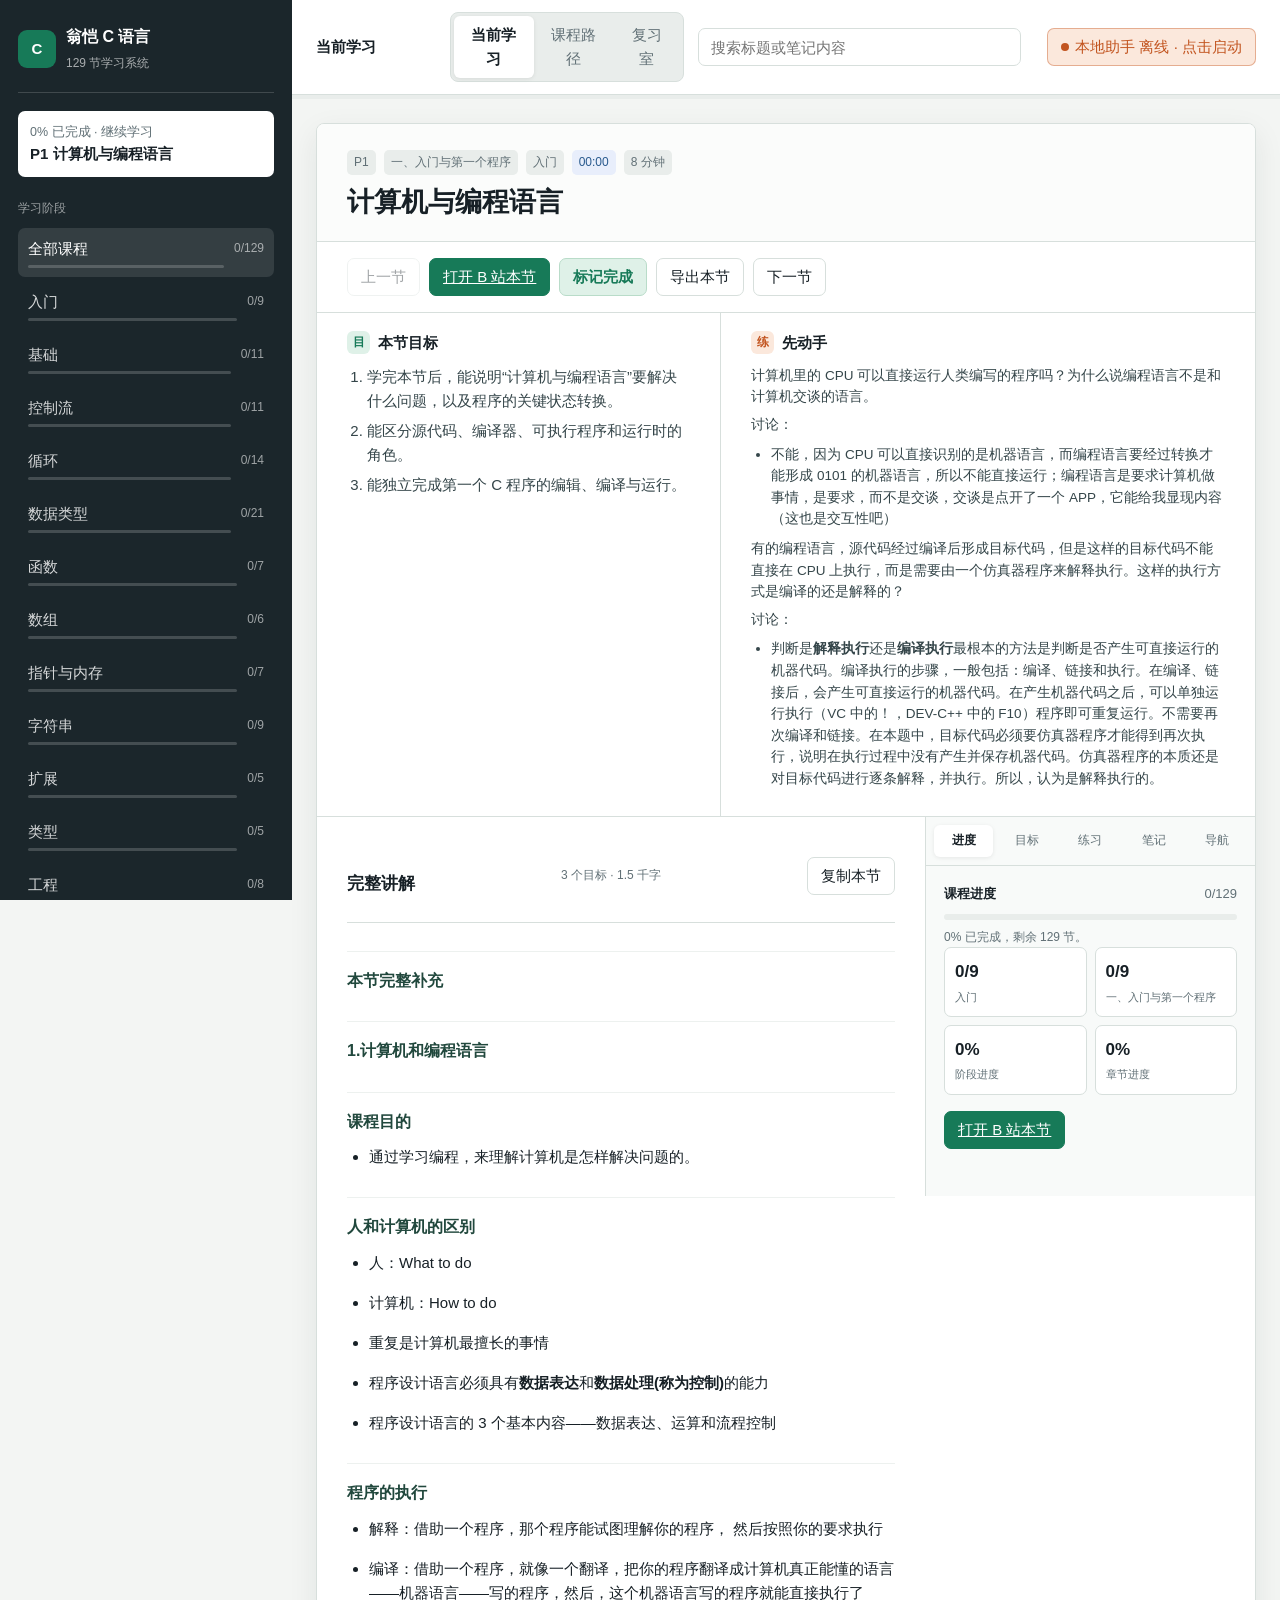
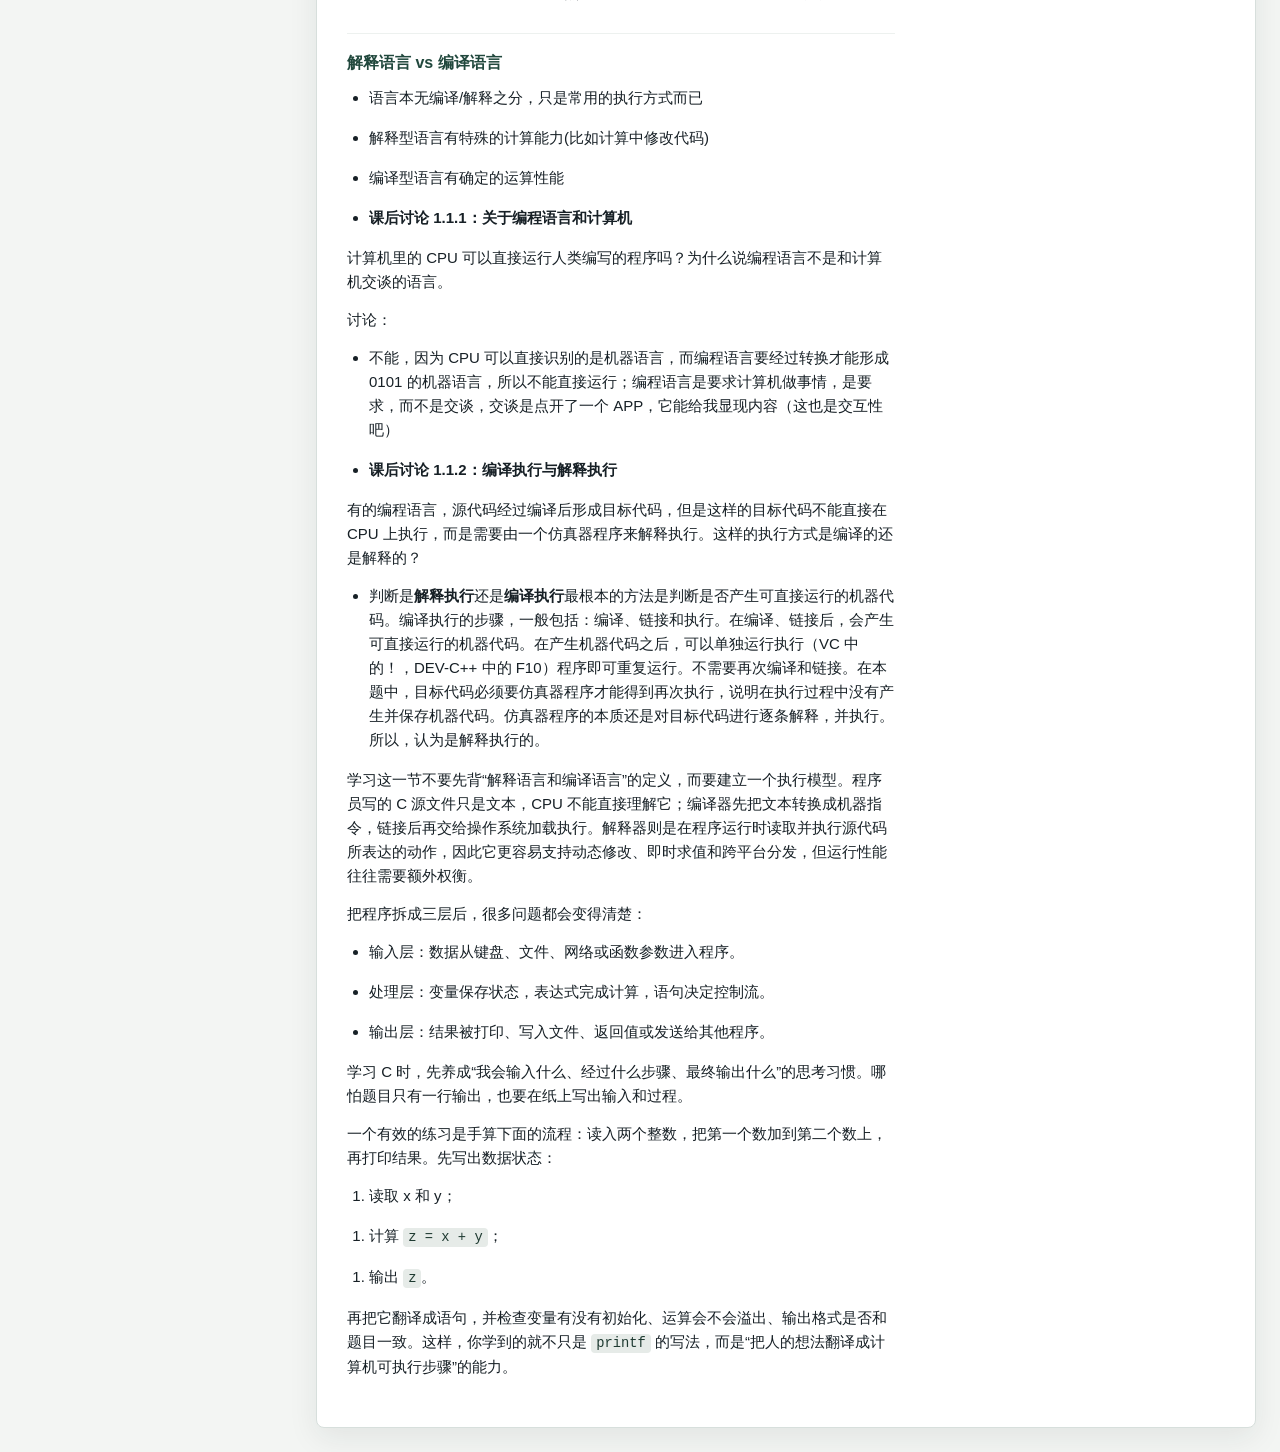
<file: c-study/index.html>
<!doctype html>
<html lang="zh-CN">
<head>
  <meta charset="utf-8">
  <meta name="viewport" content="width=device-width, initial-scale=1">
  <title>翁恺 C 语言学习模式</title>
  <link rel="icon" type="image/png" sizes="32x32" href="../assets/favicon-32b.png">
  <link rel="icon" type="image/png" sizes="48x48" href="../assets/favicon-48b.png">
  <link rel="icon" type="image/png" sizes="180x180" href="../assets/favicon-180b.png">
  <link rel="apple-touch-icon" sizes="180x180" href="../assets/favicon-180b.png">
  <style>
    :root {
      color-scheme: light;
      --bg: #f3f5f3;
      --surface: #ffffff;
      --surface-2: #e9edeb;
      --ink: #172026;
      --muted: #617076;
      --line: #d7dfdc;
      --green: #177a58;
      --green-soft: #dff1e8;
      --orange: #c2541f;
      --orange-soft: #fbe8dc;
      --blue: #2f6fba;
      --shadow: 0 10px 30px rgba(23, 32, 38, .08);
    }

    * { box-sizing: border-box; }
    html, body { height: 100%; }
    body {
      margin: 0;
      background: var(--bg);
      color: var(--ink);
      font: 15px/1.6 "Microsoft YaHei UI", "PingFang SC", "Segoe UI", sans-serif;
    }
    button, input, textarea, select { font: inherit; }
    button { cursor: pointer; }
    a { color: var(--blue); }

    .app {
      min-height: 100%;
      display: grid;
      grid-template-columns: 292px minmax(0, 1fr);
    }

    .sidebar {
      position: sticky;
      top: 0;
      height: 100vh;
      display: flex;
      flex-direction: column;
      background: #1b262b;
      color: #fff;
      padding: 24px 18px;
      overflow: auto;
    }
    .sidebar-brand {
      display: flex;
      align-items: center;
      gap: 10px;
      padding-bottom: 18px;
      border-bottom: 1px solid rgba(255,255,255,.16);
    }
    .logo {
      width: 38px; height: 38px;
      display: grid; place-items: center;
      border-radius: 9px;
      background: var(--green);
      font-weight: 700;
      color: #fff;
    }
    .sidebar-brand strong { display: block; font-size: 16px; }
    .sidebar-brand span { font-size: 12px; color: rgba(255,255,255,.62); }

    .continue {
      width: 100%;
      border: 0;
      border-radius: 7px;
      padding: 11px 12px;
      margin: 18px 0 22px;
      background: #fff;
      color: #172026;
      font-weight: 650;
      text-align: left;
    }
    .continue small { display: block; color: var(--muted); font-weight: 400; }

    .side-heading {
      margin: 0 0 10px;
      font-size: 12px;
      color: rgba(255,255,255,.56);
    }
    .module {
      width: 100%;
      display: grid;
      grid-template-columns: minmax(0, 1fr) auto;
      gap: 4px 10px;
      align-items: center;
      background: transparent;
      border: 0;
      border-radius: 7px;
      color: rgba(255,255,255,.82);
      padding: 9px 10px;
      margin-bottom: 4px;
      text-align: left;
    }
    .module:hover, .module.active { background: rgba(255,255,255,.11); color: #fff; }
    .module-count { font-size: 12px; color: rgba(255,255,255,.58); }
    .mini-bar {
      grid-column: 1 / 2;
      height: 3px;
      border-radius: 99px;
      background: rgba(255,255,255,.18);
      overflow: hidden;
    }
    .mini-bar i { display: block; height: 100%; background: #57c79c; }
    .side-note {
      margin-top: auto;
      padding-top: 20px;
      color: rgba(255,255,255,.52);
      font-size: 12px;
    }

    .main { flex: 1; width: 100%; min-width: 0; display: flex; flex-direction: column; }
    .topbar {
      position: sticky;
      top: 0;
      z-index: 5;
      display: flex;
      align-items: center;
      gap: 14px;
      min-height: 68px;
      padding: 12px 24px;
      border-bottom: 1px solid var(--line);
      background: rgba(255,255,255,.94);
      backdrop-filter: blur(12px);
    }
    .page-title { min-width: 120px; font-weight: 700; }
    .segmented {
      display: inline-flex;
      padding: 3px;
      border: 1px solid var(--line);
      border-radius: 8px;
      background: var(--surface-2);
    }
    .segmented button {
      border: 0;
      border-radius: 6px;
      background: transparent;
      color: var(--muted);
      padding: 7px 12px;
    }
    .segmented button.active {
      background: #fff;
      color: var(--ink);
      font-weight: 650;
      box-shadow: 0 1px 4px rgba(0,0,0,.08);
    }
    .search {
      margin-left: auto;
      position: relative;
      width: min(340px, 38vw);
    }
    .search input {
      width: 100%;
      height: 38px;
      border: 1px solid var(--line);
      border-radius: 7px;
      padding: 0 12px;
      background: #fff;
      color: var(--ink);
    }
    .helper-status {
      display: inline-flex;
      align-items: center;
      gap: 6px;
      color: var(--muted);
      border-color: var(--line);
      background: var(--surface);
      white-space: nowrap;
      margin-left: 12px;
    }
    .helper-status::before {
      content: "";
      width: 8px;
      height: 8px;
      border-radius: 50%;
      background: #c2c8c6;
      flex: 0 0 auto;
    }
    .helper-status.online { color: var(--green); border-color: rgba(23,122,88,.4); background: var(--green-soft); }
    .helper-status.online::before { background: var(--green); }
    .helper-status.offline { color: var(--orange); border-color: rgba(194,84,31,.4); background: var(--orange-soft); }
    .helper-status.offline::before { background: var(--orange); }
    .progress-line { height: 4px; background: var(--surface-2); }
    .progress-line i { display: block; height: 100%; width: 0; background: var(--green); }

    .content { padding: 24px; }
    .content, .lesson-panel, .lesson-note, .study-dock { min-width: 0; }
    .view[hidden] { display: none; }

    .lesson-panel {
      max-width: 1180px;
      margin: 0 auto;
      border: 1px solid var(--line);
      border-radius: 8px;
      overflow: clip;
      background: var(--surface);
      box-shadow: var(--shadow);
    }
    .lesson-head {
      padding: 26px 30px 20px;
      border-bottom: 1px solid var(--line);
      background: #fbfcfb;
    }
    .lesson-kicker {
      display: flex;
      flex-wrap: wrap;
      gap: 8px;
      align-items: center;
      margin-bottom: 10px;
    }
    .tag {
      display: inline-flex;
      align-items: center;
      border-radius: 5px;
      padding: 3px 7px;
      font-size: 12px;
      background: var(--surface-2);
      color: var(--muted);
    }
    .tag.time { background: #e8eefb; color: #28598d; }
    .tag.done { background: var(--green-soft); color: var(--green); }
    .lesson-head h1 { margin: 0; font-size: 27px; line-height: 1.32; }

    .lesson-actions {
      display: flex;
      flex-wrap: wrap;
      gap: 9px;
      padding: 16px 30px;
      border-bottom: 1px solid var(--line);
      background: #fff;
    }
    .btn {
      display: inline-flex;
      align-items: center;
      justify-content: center;
      min-height: 38px;
      border: 1px solid var(--line);
      border-radius: 7px;
      padding: 0 13px;
      background: #fff;
      color: var(--ink);
    }
    .btn:hover { border-color: #b5c2bd; background: #f7f9f8; }
    .btn.primary { background: var(--green); border-color: var(--green); color: #fff; }
    .btn.primary:hover { background: #12664a; }
    .btn.good { background: var(--green-soft); border-color: #b9dcc9; color: var(--green); font-weight: 650; }
    .btn[disabled] { opacity: .4; cursor: not-allowed; }

    .lesson-grid {
      display: grid;
      grid-template-columns: minmax(0, 1fr) 330px;
    }
    .lesson-note {
      padding: 26px 30px 34px;
      min-width: 0;
      overflow-wrap: anywhere;
    }
    .note-toolbar {
      display: flex;
      align-items: center;
      gap: 12px;
      justify-content: space-between;
      margin-bottom: 20px;
      padding-bottom: 13px;
      border-bottom: 1px solid var(--line);
    }
    .note-toolbar h2 { margin: 0; font-size: 18px; }
    .note-toolbar span { color: var(--muted); font-size: 12px; }
    .lesson-note h2 { margin: 27px 0 12px; font-size: 17px; }
    .lesson-note h3 {
      margin: 28px 0 11px;
      padding-top: 16px;
      border-top: 1px solid #edf1ef;
      font-size: 16px;
      color: #21483d;
    }
    .lesson-note h3:first-child { margin-top: 0; padding-top: 0; border-top: 0; }
    .lesson-note p { margin: 0 0 14px; }
    .lesson-note ul, .lesson-note ol { margin: 0 0 16px; padding-left: 22px; }
    .lesson-note li + li { margin-top: 5px; }
    .lesson-note li > p, .lesson-note li > ul, .lesson-note li > ol { margin: 0; }
    .lesson-note blockquote {
      margin: 0 0 16px;
      padding: 10px 14px;
      border-left: 3px solid var(--green);
      background: var(--green-soft);
      color: #225343;
    }
    .lesson-note blockquote p { margin: 0; }
    .lesson-note pre {
      margin: 0 0 18px;
      padding: 15px;
      overflow: auto;
      border-radius: 7px;
      background: #202a2f;
      color: #e8efec;
      font-size: 13px;
      line-height: 1.55;
    }
    .lesson-note code {
      border-radius: 4px;
      background: #e6ebe8;
      color: #1e3a31;
      padding: 2px 5px;
      font-family: Consolas, "Courier New", monospace;
      font-size: .92em;
    }
    .lesson-note pre code { background: transparent; color: inherit; padding: 0; }
    .lesson-note table {
      width: 100%;
      margin: 0 0 18px;
      border-collapse: collapse;
      overflow: hidden;
      border-radius: 6px;
    }
    .lesson-note th, .lesson-note td {
      padding: 8px 10px;
      border: 1px solid var(--line);
      text-align: left;
      vertical-align: top;
    }
    .lesson-note th { background: #f2f6f4; }
    .lesson-note hr { height: 1px; border: 0; background: var(--line); margin: 22px 0; }
    .code-shell { position: relative; margin: 0 0 18px; }
    .code-shell pre { margin: 0; padding: 42px 15px 15px; overflow: auto; }
    .code-actions {
      position: absolute;
      top: 8px;
      right: 8px;
      display: inline-flex;
      gap: 6px;
    }
    .code-actions button {
      min-height: 28px;
      border: 1px solid rgba(255,255,255,.22);
      border-radius: 5px;
      padding: 0 8px;
      background: rgba(255,255,255,.1);
      color: #e8efec;
      font-size: 12px;
      cursor: pointer;
      display: inline-flex;
      align-items: center;
      justify-content: center;
    }
    .code-actions button:hover { background: rgba(255,255,255,.2); }
    .code-actions button:disabled { opacity: .55; cursor: default; }
    .run-code, .open-code { display: none; }
    body.helper-online .run-code, body.helper-online .open-code { display: inline-flex; }

    .run-output {
      margin: -8px 0 18px;
      border: 1px solid rgba(255,255,255,.16);
      border-radius: 8px;
      background: #101820;
      color: #dce7e2;
      overflow: hidden;
    }
    .run-head { display: flex; align-items: center; gap: 10px; padding: 10px 14px; border-bottom: 1px solid rgba(255,255,255,.08); }
    .run-badge { flex: 0 0 auto; font-size: 12px; line-height: 1; padding: 5px 9px; border-radius: 999px; background: rgba(255,255,255,.12); color: #e8efec; }
    .run-badge.ok { background: rgba(88,190,120,.22); color: #a9e4bb; }
    .run-badge.err { background: rgba(240,98,90,.22); color: #f4b9b3; }
    .run-meta { font-size: 12px; color: rgba(255,255,255,.55); }
    .run-close, .run-again {
      min-height: 26px;
      border: 1px solid rgba(255,255,255,.22);
      border-radius: 5px;
      padding: 0 10px;
      background: rgba(255,255,255,.08);
      color: #e8efec;
      font-size: 12px;
      cursor: pointer;
    }
    .run-close:hover, .run-again:hover { background: rgba(255,255,255,.18); }
    .run-close { margin-left: auto; }
    .run-stdin-row { display: flex; gap: 8px; align-items: stretch; padding: 10px 14px 0; }
    .run-stdin {
      flex: 1;
      min-height: 56px;
      resize: vertical;
      border: 1px solid rgba(255,255,255,.16);
      border-radius: 6px;
      background: rgba(255,255,255,.06);
      color: #e8efec;
      padding: 8px 10px;
      font-family: inherit;
      font-size: 13px;
      line-height: 1.5;
    }
    .run-stdin:focus { outline: none; border-color: rgba(120,190,150,.55); }
    .run-pre {
      margin: 10px 0 0;
      padding: 12px 14px;
      overflow: auto;
      max-height: 320px;
      font-size: 13px;
      line-height: 1.6;
      white-space: pre-wrap;
      word-break: break-word;
      color: #dce7e2;
    }
    .run-pre:last-child { margin-bottom: 12px; }
    .run-stderr { color: #f4b9b3; }
    .run-label { padding: 10px 14px 0; font-size: 11px; letter-spacing: .08em; color: rgba(255,255,255,.45); }
    .run-empty { color: rgba(255,255,255,.4); font-style: italic; }

    .lesson-overview {
      display: grid;
      grid-template-columns: minmax(0, .86fr) minmax(0, 1.14fr);
      border-bottom: 1px solid var(--line);
      background: #fff;
    }
    .overview-block { padding: 18px 30px; min-width: 0; }
    .overview-block + .overview-block { border-left: 1px solid var(--line); }
    .overview-title {
      display: flex;
      align-items: center;
      gap: 8px;
      margin-bottom: 10px;
    }
    .overview-mark {
      display: inline-grid;
      place-items: center;
      width: 23px;
      height: 23px;
      border-radius: 6px;
      background: var(--green-soft);
      color: var(--green);
      font-size: 12px;
      font-weight: 750;
    }
    .overview-block.practice .overview-mark { background: var(--orange-soft); color: var(--orange); }
    .overview-title h2 { margin: 0; font-size: 15px; }
    .overview-block ol, .overview-block ul { margin: 0; padding-left: 20px; }
    .overview-block li { margin: 6px 0; color: #35464a; }
    .overview-block .practice-preview { color: #35464a; font-size: 13.5px; }
    .overview-block .practice-preview p { margin: 6px 0; }
    .overview-block .practice-preview ul, .overview-block .practice-preview ol { margin: 8px 0; }

    .study-dock {
      min-width: 0;
      position: sticky;
      top: 84px;
      align-self: start;
      max-height: calc(100vh - 100px);
      border-left: 1px solid var(--line);
      background: #f8faf9;
      display: flex;
      flex-direction: column;
    }
    .dock-tabs {
      display: grid;
      grid-template-columns: repeat(5, minmax(0, 1fr));
      border-bottom: 1px solid var(--line);
      padding: 8px;
      gap: 4px;
    }
    .dock-tab {
      min-height: 32px;
      border: 0;
      border-radius: 6px;
      background: transparent;
      color: var(--muted);
      font-size: 12px;
      padding: 0 3px;
      white-space: nowrap;
    }
    .dock-tab.active { background: #fff; color: var(--ink); font-weight: 650; box-shadow: 0 1px 4px rgba(0,0,0,.08); }
    .dock-panel { min-height: 330px; max-height: 620px; overflow: auto; padding: 18px; }
    .dock-label {
      display: flex;
      justify-content: space-between;
      margin-bottom: 10px;
      font-size: 13px;
      font-weight: 650;
    }
    .dock-label span:last-child { color: var(--muted); font-weight: 400; }
    .dock-bar { height: 6px; border-radius: 99px; background: var(--surface-2); overflow: hidden; }
    .dock-bar i { display: block; height: 100%; background: var(--green); }
    .dock-hint { margin: 8px 0 0; color: var(--muted); font-size: 12px; }
    .dock-metric {
      display: grid;
      grid-template-columns: repeat(2, minmax(0, 1fr));
      gap: 8px;
      margin-bottom: 16px;
    }
    .dock-metric div {
      min-width: 0;
      padding: 10px;
      border: 1px solid var(--line);
      border-radius: 7px;
      background: #fff;
    }
    .dock-metric strong { display: block; font-size: 17px; }
    .dock-metric span { display: block; margin-top: 3px; color: var(--muted); font-size: 11px; }
    .dock-focus { margin: 0; padding-left: 18px; }
    .dock-focus li { margin: 9px 0; }
    .dock-practice { color: #35464a; font-size: 13px; }
    .dock-practice p { margin: 8px 0; }
    .dock-practice ul, .dock-practice ol { padding-left: 20px; }
    .personal-note {
      width: 100%;
      min-height: 250px;
      resize: vertical;
      border: 1px solid var(--line);
      border-radius: 7px;
      padding: 10px;
      background: #fff;
    }
    .note-status {
      display: flex;
      justify-content: space-between;
      gap: 8px;
      margin-top: 8px;
      color: var(--muted);
      font-size: 12px;
    }
    .timeline-picker {
      display: grid;
      gap: 8px;
      margin-bottom: 14px;
    }
    .timeline-picker select, .timeline-picker input {
      width: 100%;
      min-height: 34px;
      border: 1px solid var(--line);
      border-radius: 6px;
      padding: 0 8px;
      background: #fff;
      color: var(--ink);
    }
    .timeline-waypoint {
      display: grid;
      grid-template-columns: minmax(0, 1fr) auto;
      gap: 8px;
    }
    .timeline-grid {
      display: grid;
      grid-template-columns: repeat(6, minmax(0, 1fr));
      gap: 4px;
    }
    .dot {
      width: 100%;
      min-width: 0;
      aspect-ratio: 1;
      border: 1px solid var(--line);
      border-radius: 5px;
      background: #fff;
      color: var(--muted);
      font-size: 10px;
      line-height: 1;
      padding: 0;
    }
    .dot.done { background: var(--green); border-color: var(--green); color: #fff; }
    .dot.current { outline: 2px solid var(--orange); outline-offset: 1px; }
    .dock-empty { color: var(--muted); font-size: 13px; text-align: center; padding: 30px 8px; }
    .toast {
      position: fixed;
      right: 22px;
      bottom: 22px;
      z-index: 80;
      max-width: min(360px, calc(100vw - 44px));
      padding: 11px 14px;
      border-radius: 7px;
      background: #17262b;
      color: #fff;
      box-shadow: 0 12px 30px rgba(0,0,0,.22);
      font-size: 13px;
      transform: translateY(12px);
      opacity: 0;
      transition: opacity .18s ease, transform .18s ease;
      pointer-events: none;
    }
    .toast.show { opacity: 1; transform: translateY(0); }
    .toast.error { background: #38201f; border: 1px solid rgba(240,120,110,.45); }

    .path-head {
      max-width: 1180px;
      margin: 0 auto 18px;
      display: flex;
      flex-wrap: wrap;
      gap: 10px;
      align-items: center;
    }
    .path-head h1 { margin: 0; font-size: 22px; }
    .path-head .toggle { margin-left: auto; display: inline-flex; align-items: center; gap: 8px; color: var(--muted); }
    .path-head input { width: 17px; height: 17px; accent-color: var(--green); }
    .path-head .tag { white-space: nowrap; }
    .path-tools {
      width: 100%;
      display: flex;
      flex-wrap: wrap;
      gap: 8px;
      align-items: center;
      padding-top: 12px;
      border-top: 1px solid var(--line);
    }
    .path-tools .toggle { margin-left: 0; }
    .filter-tabs {
      display: inline-flex;
      gap: 3px;
      padding: 3px;
      border: 1px solid var(--line);
      border-radius: 7px;
      background: var(--surface-2);
    }
    .filter-tabs button {
      min-height: 31px;
      border: 0;
      border-radius: 5px;
      padding: 0 10px;
      background: transparent;
      color: var(--muted);
      font-size: 12px;
      white-space: nowrap;
    }
    .filter-tabs button.active { background: #fff; color: var(--ink); font-weight: 650; }
    .filter-tabs button:hover:not(.active) { color: var(--ink); }
    .path-select {
      min-height: 34px;
      max-width: 170px;
      border: 1px solid var(--line);
      border-radius: 6px;
      padding: 0 8px;
      background: #fff;
      color: var(--ink);
    }
    .path-phase-list {
      width: 100%;
      display: flex;
      flex-wrap: wrap;
      gap: 5px;
      padding-top: 12px;
      border-top: 1px solid var(--line);
    }
    .phase-chip {
      display: inline-flex;
      flex-direction: column;
      align-items: flex-start;
      min-height: 27px;
      border: 1px solid var(--line);
      border-radius: 6px;
      padding: 0 8px;
      background: #fff;
      color: var(--muted);
      font-size: 12px;
      white-space: nowrap;
    }
    .phase-chip.active { border-color: #a6c9b8; background: var(--green-soft); color: var(--green); font-weight: 650; }
    .phase-chip:hover { color: var(--ink); }
    .phase-chip small { display: block; margin-top: 1px; font-size: 10px; font-weight: 400; opacity: .72; }
    .path-subtitle { margin: 5px 0 0; color: var(--muted); font-size: 13px; }
    .path-guide {
      max-width: 1180px;
      margin: 0 auto 18px;
      display: grid;
      grid-template-columns: minmax(0, 1fr) minmax(0, 1fr) minmax(0, .82fr);
      gap: 1px;
      border: 1px solid var(--line);
      border-radius: 8px;
      overflow: hidden;
      background: var(--line);
    }
    .path-guide > div {
      min-width: 0;
      padding: 13px 15px;
      background: var(--surface);
    }
    .path-guide h2 { margin: 0 0 6px; font-size: 12px; color: var(--muted); font-weight: 650; }
    .path-guide p { margin: 0; color: #35464a; font-size: 13px; line-height: 1.55; }

    .path-wrap { max-width: 1180px; margin: 0 auto; }
    .chapter { margin-bottom: 26px; border: 1px solid var(--line); border-radius: 8px; background: var(--surface); overflow: hidden; }
    .chapter-title {
      margin: 0;
      padding: 15px 18px;
      font-size: 16px;
      border-bottom: 1px solid var(--line);
      background: #fafcfb;
      display: flex;
      justify-content: space-between;
      gap: 12px;
    }
    .chapter-title span { color: var(--muted); font-size: 13px; }
    .chapter-title .chapter-meta { display: flex; align-items: center; gap: 8px; }
    .chapter-bar {
      grid-column: 1 / -1;
      height: 4px;
      background: var(--surface-2);
    }
    .chapter-bar i { display: block; height: 100%; background: var(--green); }
    .lesson-row {
      display: grid;
      grid-template-columns: 22px 82px minmax(0, 1fr) auto auto;
      gap: 12px;
      align-items: center;
      padding: 12px 18px;
      border-bottom: 1px solid #edf1ef;
    }
    .lesson-row:last-child { border-bottom: 0; }
    .lesson-row:hover { background: #f8faf9; }
    .lesson-row.current { background: #f4faf7; }
    .lesson-row input { width: 17px; height: 17px; accent-color: var(--green); }
    .row-clock { color: var(--blue); font-variant-numeric: tabular-nums; }
    .row-title { min-width: 0; overflow-wrap: anywhere; }
    .row-title strong { display: block; font-weight: 600; }
    .row-title small { color: var(--muted); }
    .row-title .row-focus {
      display: block;
      margin: 6px 0 0;
      color: #3d514d;
      font-size: 12px;
      line-height: 1.5;
    }
    .row-hit { display: block; margin-top: 5px; color: var(--orange); font-size: 12px; line-height: 1.45; }
    .row-detail {
      grid-column: 2 / -1;
      margin-top: -2px;
      padding: 10px 0 2px;
      color: #35464a;
      font-size: 12px;
      line-height: 1.65;
    }
    .row-detail strong { color: var(--green); }
    .row-detail p { margin: 0 0 6px; }
    .row-detail p:last-child { margin-bottom: 0; }
    .row-detail .row-practice { white-space: pre-wrap; }
    .row-actions { display: flex; gap: 6px; }
    .icon-btn {
      min-height: 32px;
      border: 1px solid var(--line);
      border-radius: 6px;
      padding: 0 9px;
      background: #fff;
      color: var(--muted);
    }
    .icon-btn:hover { color: var(--ink); }
    .icon-btn.expand {
      min-width: 58px;
      border-color: #c6d9d2;
      background: #f5faf7;
      color: var(--green);
    }
    .icon-btn.expand[aria-expanded="true"] { border-color: #b9dcc9; background: var(--green-soft); font-weight: 650; }
    .lesson-row.current { position: relative; }
    .lesson-row.current::before {
      content: "";
      position: absolute;
      left: 0;
      top: 0;
      bottom: 0;
      width: 3px;
      background: var(--orange);
    }
    .lesson-row.completed .row-title strong { color: var(--muted); text-decoration: line-through; }
    .empty { padding: 34px; text-align: center; color: var(--muted); }

    .review-dashboard {
      max-width: 1180px;
      margin: 0 auto 18px;
      display: grid;
      grid-template-columns: minmax(0, 1fr) minmax(0, 1fr) minmax(0, 1fr);
      gap: 10px;
    }
    .review-stat {
      min-width: 0;
      display: flex;
      align-items: baseline;
      gap: 10px;
      padding: 13px 16px;
      border: 1px solid var(--line);
      border-radius: 8px;
      background: var(--surface);
    }
    .review-stat strong { font-size: 23px; color: var(--green); font-variant-numeric: tabular-nums; }
    .review-stat.badge-blue strong { color: var(--blue); }
    .review-stat.badge-orange strong { color: var(--orange); }
    .review-stat span { color: var(--muted); font-size: 12px; }
    .review-progress {
      max-width: 1180px;
      margin: 0 auto 20px;
      height: 6px;
      border-radius: 99px;
      background: var(--surface-2);
      overflow: hidden;
    }
    .review-progress i { display: block; height: 100%; background: var(--green); }

    .review-grid {
      max-width: 1180px;
      margin: 0 auto;
      display: grid;
      grid-template-columns: minmax(0, 1fr) minmax(0, 1fr);
      gap: 20px;
    }
    .review-panel { border: 1px solid var(--line); border-radius: 8px; overflow: hidden; background: var(--surface); }
    .review-panel.wide { grid-column: 1 / -1; }
    .panel-title {
      display: flex;
      align-items: center;
      justify-content: space-between;
      gap: 12px;
      min-height: 58px;
      padding: 12px 18px;
      margin: 0;
      border-bottom: 1px solid var(--line);
      font-size: 17px;
      background: #fafcfb;
    }
    .check-item { display: flex; gap: 10px; align-items: flex-start; padding: 12px 18px; border-bottom: 1px solid #edf1ef; }
    .check-item:last-child { border-bottom: 0; }
    .check-item input { margin-top: 3px; width: 16px; height: 16px; accent-color: var(--green); }
    .check-item.done span { color: var(--muted); text-decoration: line-through; }
    .check-item.review-done { background: #f5faf7; }
    .panel-tools {
      display: flex;
      align-items: center;
      gap: 6px;
      flex-wrap: wrap;
      justify-content: flex-end;
    }
    .panel-select {
      min-height: 32px;
      max-width: 145px;
      border: 1px solid var(--line);
      border-radius: 6px;
      padding: 0 8px;
      background: #fff;
      color: var(--ink);
      font-size: 12px;
    }
    .review-empty { padding: 30px 18px; color: var(--muted); text-align: center; }
    .review-tools {
      display: flex;
      align-items: center;
      gap: 6px;
      flex-wrap: wrap;
      padding: 12px 18px;
      border-bottom: 1px solid var(--line);
      background: #fbfcfb;
    }
    .review-tools .btn { min-height: 32px; padding: 0 9px; font-size: 12px; }
    .review-guide {
      display: grid;
      grid-template-columns: minmax(0, 1fr) minmax(0, 1fr) minmax(0, .95fr);
      gap: 1px;
      margin-bottom: 16px;
      border: 1px solid var(--line);
      border-radius: 8px;
      overflow: hidden;
      background: var(--line);
    }
    .review-guide > div { min-width: 0; padding: 12px 14px; background: var(--surface); }
    .review-guide h2 { margin: 0 0 5px; font-size: 12px; color: var(--muted); }
    .review-guide p { margin: 0; color: #35464a; font-size: 12px; line-height: 1.5; }
    .review-lesson-list { max-height: 520px; overflow: auto; }
    .review-lesson-row {
      display: flex;
      align-items: center;
      gap: 10px;
      padding: 11px 14px;
      border-bottom: 1px solid #edf1ef;
    }
    .review-lesson-row:last-child { border-bottom: 0; }
    .review-lesson-row.reviewed { background: #f5faf7; }
    .review-lesson-main { min-width: 0; flex: 1; }
    .review-lesson-main strong { display: block; font-size: 13px; overflow-wrap: anywhere; }
    .review-lesson-main small { display: block; margin-top: 2px; color: var(--muted); font-size: 11px; }
    .review-lesson-row .btn { min-height: 30px; padding: 0 8px; font-size: 12px; }
    .review-score { display: inline-flex; align-items: baseline; gap: 5px; }
    .review-score strong { font-size: 20px; color: var(--green); font-variant-numeric: tabular-nums; }
    .review-lesson-row .tag { flex: 0 0 auto; }
    .check-go {
      min-height: 28px;
      border: 1px solid var(--line);
      border-radius: 5px;
      padding: 0 7px;
      background: #fff;
      color: var(--blue);
      font-size: 11px;
      white-space: nowrap;
    }
    .check-go:hover { border-color: #b5c2bd; background: #f7f9f8; }
    .check-meta { display: block; margin-top: 3px; color: var(--muted); font-size: 11px; }
    .check-item .check-main { min-width: 0; flex: 1; }
    .check-item .check-main span:first-child { overflow-wrap: anywhere; }
    .mistake-go {
      min-height: 28px;
      border: 1px solid var(--line);
      border-radius: 5px;
      padding: 0 7px;
      background: #fff;
      color: var(--green);
      font-size: 11px;
      white-space: nowrap;
    }
    .mistake-go:hover { border-color: #b9dcc9; background: var(--green-soft); }
    .mistake-wrap { width: 100%; overflow-x: auto; }
    .mistake-table { width: 100%; border-collapse: collapse; }
    .mistake-table th, .mistake-table td { padding: 11px 14px; border-bottom: 1px solid #edf1ef; text-align: left; vertical-align: top; }
    .mistake-table th { background: #f8faf9; color: var(--muted); font-size: 13px; }
    .mistake-table tr:last-child td { border-bottom: 0; }
    .mistake-table code { border-radius: 4px; background: #e6ebe8; padding: 1px 4px; font-size: .92em; }
    .mistake-group-row td {
      padding: 8px 14px;
      background: #f2f6f4;
      color: #24483d;
      font-weight: 650;
      font-size: 13px;
    }

    .menu-button {
      display: none;
      min-height: 36px;
      border: 1px solid var(--line);
      border-radius: 7px;
      padding: 0 11px;
      background: #fff;
      color: var(--ink);
    }
    .sidebar-close {
      display: none;
      min-height: 30px;
      border: 1px solid rgba(255,255,255,.22);
      border-radius: 6px;
      background: rgba(255,255,255,.08);
      color: #fff;
      padding: 0 9px;
    }
    .sidebar-backdrop {
      display: none;
      position: fixed;
      inset: 0;
      z-index: 35;
      background: rgba(20,28,32,.45);
    }

    @media (max-width: 1000px) {
      .app { display: block; }
      .main { order: unset; }
      .sidebar {
        position: fixed;
        z-index: 45;
        inset: 0 auto 0 0;
        width: min(84vw, 320px);
        height: 100vh;
        padding: 20px 18px 26px;
        transform: translateX(-105%);
        transition: transform .22s ease;
      }
      body.sidebar-open .sidebar { transform: translateX(0); }
      body.sidebar-open { overflow: hidden; }
      .menu-button { display: inline-flex; }
      .sidebar-close { display: inline-flex; }
      .sidebar-backdrop {
        display: block;
        opacity: 0;
        pointer-events: none;
        transition: opacity .22s ease;
      }
      body.sidebar-open .sidebar-backdrop { opacity: 1; pointer-events: auto; }
      .side-note { margin-top: 18px; }
      .content { padding: 13px; }
      .lesson-head { padding: 19px 18px 16px; }
      .lesson-head h1 { font-size: 22px; }
      .lesson-actions { padding: 13px 18px; gap: 7px; }
      .lesson-actions .btn { min-height: 36px; padding: 0 10px; }
      .lesson-grid { grid-template-columns: minmax(0, 1fr); }
      .review-grid { grid-template-columns: minmax(0, 1fr); }
      .lesson-actions > * { max-width: 100%; }
      .study-dock {
        position: static;
        max-height: none;
        border-left: 0;
        border-top: 1px solid var(--line);
      }
      .lesson-overview { grid-template-columns: minmax(0, 1fr); }
      .overview-block { padding: 15px 18px; }
      .overview-block + .overview-block { border-left: 0; border-top: 1px solid var(--line); }
      .dock-panel { min-height: 0; max-height: none; }
      .timeline-grid { grid-template-columns: repeat(10, minmax(0, 1fr)); }
      .topbar { flex-wrap: wrap; }
      .search { width: 100%; margin-left: 0; order: 5; }
      .path-tools { align-items: flex-start; }
      .path-tools .toggle { margin-left: 0; }
      .path-tools .toggle, .filter-tabs { width: 100%; }
      .filter-tabs button { flex: 1; }
      .path-select { max-width: none; width: 100%; }
      .path-guide, .review-guide { grid-template-columns: minmax(0, 1fr); }
      .path-guide > div, .review-guide > div { border-bottom: 1px solid var(--line); }
      .path-guide > div:last-child, .review-guide > div:last-child { border-bottom: 0; }
      .chapter-title { flex-wrap: wrap; }
      .chapter-title .chapter-meta { width: 100%; }
      .review-dashboard { grid-template-columns: minmax(0, 1fr); }
      .review-stat { flex-direction: column; gap: 2px; }
      .review-grid { grid-template-columns: minmax(0, 1fr); }
      .review-panel.wide { grid-column: auto; }
      .review-tools { align-items: stretch; }
      .panel-tools { justify-content: flex-start; }
      .panel-select { max-width: none; width: 100%; }
      .review-lesson-row { align-items: center; flex-wrap: nowrap; }
      .review-lesson-main { flex: 1; }
      .review-lesson-row .btn { margin-left: 0; flex: 0 0 auto; }
      .lesson-row { grid-template-columns: 22px 70px minmax(0, 1fr); }
      .lesson-row .row-detail { grid-column: 2 / 4; }
      .row-actions {
        grid-column: 2 / 4;
        justify-content: flex-start;
        flex-wrap: wrap;
      }
    }

    @media print {
      .sidebar, .topbar, .progress-line, .lesson-actions, .study-dock, .timeline, .sidebar-backdrop { display: none !important; }
      .app { display: block; }
      .content { padding: 0; }
      .lesson-panel { border: 0; box-shadow: none; }
      .lesson-grid { display: block; }
      .lesson-overview { grid-template-columns: 1fr 1fr; }
      .overview-block { padding: 10px 4px; }
      .lesson-note { padding: 0 4px; overflow: visible; }
      .code-actions { display: none !important; }
      .run-output { display: none !important; }
      html, body { height: auto !important; overflow: visible !important; }
    }
  </style>
</head>
<body>
  <div class="app">
    <aside class="sidebar">
      <div class="sidebar-brand">
        <div class="logo">C</div>
        <div>
          <strong>翁恺 C 语言</strong>
          <span>129 节学习系统</span>
        </div>
        <button class="sidebar-close" id="sidebarClose" aria-label="关闭目录">关闭</button>
      </div>
      <button class="continue" id="continueButton"></button>
      <p class="side-heading">学习阶段</p>
      <nav id="moduleList"></nav>
      <div class="side-note">
        <span id="courseClock"></span><br>
        进度与笔记保存在本机浏览器。
      </div>
    </aside>

    <main class="main">
      <header class="topbar">
        <button class="menu-button" id="menuButton" aria-label="打开目录" aria-expanded="false">目录</button>
        <div class="page-title" id="viewTitle">当前学习</div>
        <div class="segmented" role="tablist">
          <button data-view="focus">当前学习</button>
          <button data-view="path">课程路径</button>
          <button data-view="review">复习室</button>
        </div>
        <label class="search">
          <input id="searchInput" type="search" placeholder="搜索标题或笔记内容" autocomplete="off">
        </label>
        <button class="btn helper-status" id="helperStatus" type="button" title="本地助手用于在网页内编译运行代码并拉起 Red Panda IDE">本地助手 检测中…</button>
      </header>
      <div class="progress-line"><i id="globalProgress"></i></div>

      <section class="content view" id="focusView"></section>
      <section class="content view" id="pathView" hidden></section>
      <section class="content view" id="reviewView" hidden></section>
    </main>
  </div>
  <div class="sidebar-backdrop" id="sidebarBackdrop"></div>
  <div class="toast" id="toast" role="status" aria-live="polite"></div>

  <script src="./c-course-data.js"></script>
  <script>
    const course = window.COURSE;
    const lessons = course.lessons;
    const STORAGE_KEY = `wengkai-c-study-${course.totalSeconds}`;
    const savedState = JSON.parse(localStorage.getItem(STORAGE_KEY) || '{}');
    const state = Object.assign({
      view: ['#focus', '#path', '#review'].includes(location.hash) ? location.hash.slice(1) : 'focus',
      current: lessons.find(item => !savedState.completed?.[item.page])?.page || lessons[0].page,
      module: 'all',
      query: '',
      hideDone: false,
      pathMode: 'all',
      showFocus: true,
      expanded: {},
      dock: 'progress',
      timelinePhase: 'all',
      reviewPhase: 'all',
      checkPhase: 'all',
      mistakeGroup: 'all',
      reviewDate: '',
      reviewedPages: [],
      reviewPages: [],
      completed: {},
      tasks: {},
      notes: {}
    }, savedState);

    const $ = selector => document.querySelector(selector);
    const views = { focus: $('#focusView'), path: $('#pathView'), review: $('#reviewView') };
    const codeCache = [];
    const codeMetaCache = [];
    const HELPER_BASE = 'http://127.0.0.1:4177';
    let helperReady = false;

    function setSidebar(open) {
      document.body.classList.toggle('sidebar-open', open);
      $('#menuButton').setAttribute('aria-expanded', String(open));
    }
    function closeSidebar() {
      setSidebar(false);
    }
    function copyText(text, button) {
      const done = () => {
        const old = button.textContent;
        button.textContent = '已复制';
        setTimeout(() => { button.textContent = old; }, 1200);
      };
      if (navigator.clipboard?.writeText) {
        navigator.clipboard.writeText(text).then(done).catch(() => {
          const area = document.createElement('textarea');
          area.value = text;
          area.style.position = 'fixed';
          area.style.opacity = '0';
          document.body.appendChild(area);
          area.select();
          document.execCommand('copy');
          area.remove();
          done();
        });
        return;
      }
      const area = document.createElement('textarea');
      area.value = text;
      area.style.position = 'fixed';
      area.style.opacity = '0';
      document.body.appendChild(area);
      area.select();
      document.execCommand('copy');
      area.remove();
      done();
    }

    function saveState() {
      localStorage.setItem(STORAGE_KEY, JSON.stringify(state));
    }
    function isDone(page) { return Boolean(state.completed[page]); }
    function lesson(page) { return lessons.find(item => item.page === page) || lessons[0]; }
    function fmtClock(sec) {
      const h = Math.floor(sec / 3600), m = Math.floor((sec % 3600) / 60), s = sec % 60;
      return h ? `${h}:${String(m).padStart(2, '0')}:${String(s).padStart(2, '0')}` : `${m}:${String(s).padStart(2, '0')}`;
    }
    function fmtDuration(sec) {
      return sec >= 60 ? `${Math.round(sec / 60)} 分钟` : `${sec} 秒`;
    }
    function escapeHtml(text) {
      return text.replace(/[&<>"']/g, ch => ({'&':'&amp;','<':'&lt;','>':'&gt;','"':'&quot;',"'":'&#39;'}[ch]));
    }
    function todayKey() {
      const date = new Date();
      return `${date.getFullYear()}-${String(date.getMonth() + 1).padStart(2, '0')}-${String(date.getDate()).padStart(2, '0')}`;
    }
    function phaseList() {
      return [...new Set(lessons.map(item => item.phase))];
    }
    function normalizeStudyState() {
      const phases = phaseList();
      const checkPhases = [...new Set((course.checkMeta || []).map(item => item.phase).filter(Boolean))];
      const mistakeTopics = [...new Set((course.mistakes || []).map(item => item.topic).filter(Boolean))];
      const numericCurrent = Number(state.current);
      state.current = Number.isInteger(numericCurrent) && lessons.some(item => item.page === numericCurrent)
        ? numericCurrent
        : lessons[0].page;
      if (state.module !== 'all' && !phases.includes(state.module)) state.module = 'all';
      if (!['all', 'incomplete', 'phase'].includes(state.pathMode)) state.pathMode = 'all';
      if (state.dock !== 'progress' && !['focus', 'practice', 'note', 'timeline'].includes(state.dock)) state.dock = 'progress';
      if (state.timelinePhase !== 'all' && !phases.includes(state.timelinePhase)) state.timelinePhase = 'all';
      if (state.reviewPhase !== 'all' && !phases.includes(state.reviewPhase)) state.reviewPhase = 'all';
      if (state.checkPhase !== 'all' && !checkPhases.includes(state.checkPhase)) state.checkPhase = 'all';
      if (state.mistakeGroup !== 'all' && !mistakeTopics.includes(state.mistakeGroup)) state.mistakeGroup = 'all';
      if (!['#focus', '#path', '#review'].includes(`#${state.view}`)) state.view = 'focus';
      ['completed', 'tasks', 'notes', 'expanded'].forEach(key => {
        if (!state[key] || typeof state[key] !== 'object' || Array.isArray(state[key])) state[key] = {};
      });
      state.query = String(state.query || '');
      state.showFocus = Boolean(state.showFocus);
      state.hideDone = Boolean(state.hideDone);
    }
    function showToast(message, isError) {
      const toast = $('#toast');
      toast.textContent = message;
      toast.classList.toggle('error', Boolean(isError));
      toast.classList.add('show');
      clearTimeout(showToast.timer);
      showToast.timer = setTimeout(() => toast.classList.remove('show'), isError ? 3600 : 2200);
    }
    async function probeHelper() {
      try {
        const response = await fetch(`${HELPER_BASE}/ping`, { signal: AbortSignal.timeout(1500) });
        helperReady = Boolean(response.ok);
      } catch (error) {
        helperReady = false;
      }
      document.body.classList.toggle('helper-online', helperReady);
      const statusButton = document.getElementById('helperStatus');
      if (statusButton) {
        statusButton.classList.toggle('online', helperReady);
        statusButton.classList.toggle('offline', !helperReady);
        statusButton.textContent = helperReady ? '本地助手 在线' : '本地助手 离线 · 点击启动';
      }
    }
    async function helperPost(route, payload) {
      const response = await fetch(`${HELPER_BASE}${route}`, {
        method: 'POST',
        headers: { 'Content-Type': 'application/json' },
        body: JSON.stringify(payload),
        signal: AbortSignal.timeout(30000)
      });
      const data = await response.json().catch(() => null);
      if (!response.ok || !data) throw new Error((data && data.error) || `HTTP ${response.status}`);
      return data;
    }
    function helperErrorHint(error) {
      return /fetch|network|abort/i.test(`${error.name} ${error.message}`)
        ? '本地助手未响应，请先双击“启动学习服务.bat”'
        : error.message;
    }
    async function runCode(index, button) {
      const shell = button.closest('.code-shell') || button.closest('.run-output')?.previousElementSibling;
      if (!shell || !shell.classList.contains('code-shell')) return;
      const oldPanel = shell.nextElementSibling?.classList.contains('run-output') ? shell.nextElementSibling : null;
      const stdinValue = oldPanel?.querySelector('.run-stdin')?.value || '';
      const original = button.textContent;
      button.disabled = true;
      button.textContent = '运行中…';
      try {
        const result = await helperPost('/run', { code: codeCache[index] || '', stdin: stdinValue });
        renderRunPanel(shell, index, result, stdinValue);
      } catch (error) {
        showToast(`运行失败：${helperErrorHint(error)}`, true);
      } finally {
        button.disabled = false;
        button.textContent = original;
      }
    }
    function renderRunPanel(shell, index, result, stdinValue) {
      const old = shell.nextElementSibling;
      if (old?.classList.contains('run-output')) old.remove();
      const badge = result.compileError ? ['err', '编译失败']
        : result.timedOut ? ['err', '运行超时']
        : result.exitCode === 0 ? ['ok', '运行完成']
        : ['err', `退出码 ${result.exitCode}`];
      const meta = result.compileError ? 'gcc 编译未通过，检查下方报错'
        : result.timedOut ? '超过 5 秒已终止，疑似死循环'
        : `退出码 ${result.exitCode} · ${((result.elapsedMs || 0) / 1000).toFixed(2)} 秒`;
      const stdoutHtml = result.stdout ? escapeHtml(result.stdout) : '<span class="run-empty">(无输出)</span>';
      let html = `<div class="run-output"><div class="run-head"><span class="run-badge ${badge[0]}">${badge[1]}</span><span class="run-meta">${escapeHtml(meta)}</span><button class="run-close" type="button" data-close-run>关闭</button></div><div class="run-stdin-row"><textarea class="run-stdin" placeholder="程序输入（供 scanf 读取，可用换行分隔）">${escapeHtml(stdinValue)}</textarea><button class="run-again" type="button" data-run="${index}">重新运行</button></div><pre class="run-pre run-stdout">${stdoutHtml}</pre>`;
      if (result.compileError) {
        html += `<div class="run-label">编译错误</div><pre class="run-pre run-stderr">${escapeHtml(result.compileError)}</pre>`;
      } else if (result.stderr) {
        html += `<div class="run-label">错误输出</div><pre class="run-pre run-stderr">${escapeHtml(result.stderr)}</pre>`;
      }
      html += '</div>';
      shell.insertAdjacentHTML('afterend', html);
    }
    async function openInIde(index, button) {
      const meta = codeMetaCache[index] || {};
      const original = button.textContent;
      button.disabled = true;
      try {
        const result = await helperPost('/launch', {
          code: codeCache[index] || '',
          lessonPage: meta.page,
          lessonTitle: meta.title
        });
        showToast(result.existed
          ? `已在 Red Panda 中打开：${result.fileName}（你在 IDE 里的修改被保留）`
          : `已在 Red Panda 中打开：${result.fileName}`);
      } catch (error) {
        showToast(`打开失败：${helperErrorHint(error)}`, true);
      } finally {
        button.disabled = false;
      }
    }
    function searchSnippet(text, query, limit = 150) {
      const clean = text.replace(/[*#`>\n]+/g, ' ').replace(/\s+/g, ' ').trim();
      const index = clean.toLowerCase().indexOf(query.toLowerCase());
      if (index < 0) return '';
      const start = Math.max(0, index - 45);
      const end = Math.min(clean.length, index + query.length + 70);
      return `${start ? '…' : ''}${clean.slice(start, end)}${end < clean.length ? '…' : ''}`;
    }
    function buildReviewPages() {
      const pool = lessons.filter(item => !isDone(item.page));
      const candidates = pool.length ? pool : lessons;
      const picks = [];
      const seen = new Set();
      phaseList().forEach(name => {
        if (picks.length >= 6) return;
        const samePhase = candidates.filter(item => item.phase === name);
        if (!samePhase.length) return;
        const item = samePhase[Math.floor(Math.random() * samePhase.length)];
        if (!seen.has(item.page)) {
          seen.add(item.page);
          picks.push(item.page);
        }
      });
      const rest = candidates.filter(item => !seen.has(item.page));
      while (picks.length < 6 && rest.length) {
        const item = rest[Math.floor(Math.random() * rest.length)];
        seen.add(item.page);
        picks.push(item.page);
        rest.splice(rest.indexOf(item), 1);
      }
      return picks;
    }
    function ensureReviewPhase(name = state.reviewPhase) {
      if (name === 'all' || state.reviewPages.some(page => lesson(page).phase === name)) return false;
      const pool = lessons.filter(item => item.phase === name && !state.reviewPages.includes(item.page));
      if (!pool.length) return false;
      const pick = pool[Math.floor(Math.random() * pool.length)];
      state.reviewPages.push(pick.page);
      return true;
    }
    function normalizeReviewState() {
      const today = todayKey();
      state.reviewPages = (state.reviewPages || []).map(Number).filter((page, index, list) =>
        Number.isInteger(page) && lessons.some(item => item.page === page) && list.indexOf(page) === index
      ).slice(0, 8);
      state.reviewedPages = (state.reviewedPages || []).map(Number).filter((page, index, list) =>
        Number.isInteger(page) && lessons.some(item => item.page === page) && list.indexOf(page) === index
      );
      if (state.reviewDate !== today || !state.reviewPages.length) {
        state.reviewDate = today;
        state.reviewedPages = [];
        state.reviewPages = buildReviewPages();
      }
      ensureReviewPhase();
    }
    function markReviewed(page) {
      if (!state.reviewedPages.includes(page)) {
        state.reviewedPages.push(page);
        saveState();
      }
    }
    function openLesson(page, message) {
      state.current = Number(page);
      state.view = 'focus';
      saveState();
      render();
      if (message) showToast(message);
    }
    function reviewItems() {
      return state.reviewPages.map(page => lesson(page)).filter(item =>
        state.reviewPhase === 'all' || item.phase === state.reviewPhase
      );
    }
    function checkItems() {
      return course.checklist.map((text, index) => {
        const meta = course.checkMeta?.[index] || {};
        return { text, index, meta, done: Boolean(state.tasks[index]) };
      }).filter(item => state.checkPhase === 'all' || item.meta.phase === state.checkPhase);
    }
    function mistakeGroups() {
      const groups = new Map();
      course.mistakes.forEach(item => {
        if (state.mistakeGroup !== 'all' && item.topic !== state.mistakeGroup) return;
        if (!groups.has(item.topic)) groups.set(item.topic, []);
        groups.get(item.topic).push(item);
      });
      return groups;
    }
    function phaseGuideFor(name) {
      return course.phaseGuide?.find(item => item.name === name) || course.phaseGuide?.[0];
    }
    function completedCount(list = lessons) { return list.filter(item => isDone(item.page)).length; }
    function overallStudyPercent() {
      const lessonPercent = lessons.length ? Math.round(completedCount() / lessons.length * 100) : 0;
      const checkPercent = course.checklist.length
        ? Math.round(Object.values(state.tasks).filter(Boolean).length / course.checklist.length * 100)
        : 0;
      const reviewList = reviewItems();
      const reviewedToday = state.reviewedPages.filter(page => reviewList.some(item => item.page === page)).length;
      const reviewPercent = reviewList.length ? Math.round(reviewedToday / reviewList.length * 100) : 0;
      return Math.round((lessonPercent + checkPercent + reviewPercent) / 3);
    }
    function nextIncomplete(fromPage = 0) {
      return lessons.find(item => item.page > fromPage && !isDone(item.page))?.page
        || lessons.find(item => !isDone(item.page))?.page
        || lessons[0].page;
    }

    function renderInline(text) {
      const tokens = [];
      const token = value => {
        tokens.push(value);
        return `\u0000${tokens.length - 1}\u0000`;
      };
      return escapeHtml(text)
        .replace(/`([^`]+)`/g, (_, code) => token(`<code>${code}</code>`))
        .replace(/\[([^\]]+)\]\((https?:\/\/[^)]+)\)/g, (_, label, href) => token(`<a href="${href}" target="_blank" rel="noreferrer">${label}</a>`))
        .replace(/\*\*([^*]+)\*\*/g, (_, value) => token(`<strong>${value}</strong>`))
        .replace(/\u0000(\d+)\u0000/g, (_, index) => tokens[Number(index)]);
    }
    function renderMarkdown(source, meta) {
      const chunks = source.split(/```/);
      let html = '';
      chunks.forEach((chunk, index) => {
        if (index % 2) {
          const raw = chunk.replace(/^\n/, '').replace(/\n$/, '');
          const code = raw.replace(/^(?:c|bash|text|in|out|sh)\n/, '');
          codeCache.push(code);
          codeMetaCache.push({ page: meta?.page, title: meta?.title });
          html += `<div class="code-shell"><div class="code-actions"><button class="copy-code" type="button" data-copy="${codeCache.length - 1}">复制</button><button class="run-code" type="button" data-run="${codeCache.length - 1}">运行</button><button class="open-code" type="button" data-open="${codeCache.length - 1}">打开</button></div><pre><code>${escapeHtml(code)}</code></pre></div>`;
          return;
        }
        const blocks = [];
        let list = null;
        let quote = false;
        let table = [];
        const closeList = () => {
          if (list) { blocks.push(`</${list}>`); list = null; }
        };
        const closeQuote = () => {
          if (quote) { blocks.push('</blockquote>'); quote = false; }
        };
        const flushTable = () => {
          if (!table.length) return;
          const rows = table.filter(row => !row.every(cell => /^:?-{3,}:?$/.test(cell.trim())));
          if (rows.length) {
            const [head, ...body] = rows;
            blocks.push('<div class="table-wrap"><table><thead><tr>');
            blocks.push(head.map(cell => `<th>${renderInline(cell)}</th>`).join(''));
            blocks.push('</tr></thead><tbody>');
            body.forEach(row => blocks.push(`<tr>${row.map(cell => `<td>${renderInline(cell)}</td>`).join('')}</tr>`));
            blocks.push('</tbody></table></div>');
          }
          table = [];
        };
        const flush = () => {
          closeList();
          closeQuote();
          flushTable();
        };
        for (const rawLine of chunk.split('\n')) {
          const line = rawLine.trim();
          if (!line) { flush(); continue; }
          const tableCells = line.startsWith('|') && line.endsWith('|')
            ? line.slice(1, -1).split('|').map(cell => cell.trim())
            : null;
          const tableSeparator = tableCells && tableCells.length > 1 && tableCells.every(cell => /^:?-{3,}:?$/.test(cell));
          if (tableCells && tableCells.length > 1) {
            closeList();
            closeQuote();
            table.push(tableCells);
            continue;
          }
          if (table.length) flushTable();
          const hashHeading = line.match(/^(#{1,6})\s+(.+)$/);
          const boldHeading = line.match(/^\*\*([^*]+)\*\*$/);
          if (hashHeading || boldHeading) {
            flush();
            const level = Math.min(3, hashHeading ? hashHeading[1].length : 3);
            blocks.push(`<h${level}>${renderInline(hashHeading ? hashHeading[2] : boldHeading[1])}</h${level}>`);
            continue;
          }
          if (/^-{3,}$/.test(line)) {
            flush();
            blocks.push('<hr>');
            continue;
          }
          if (line.startsWith('> ')) {
            closeList();
            if (!quote) { blocks.push('<blockquote>'); quote = true; }
            blocks.push(`<p>${renderInline(line.slice(2))}</p>`);
            continue;
          }
          closeQuote();
          const ul = line.match(/^[-*]\s+(.+)$/);
          const ol = line.match(/^\d+\.\s+(.+)$/);
          if (ul) {
            if (list !== 'ul') { if (list) blocks.push('</ul>'); blocks.push('<ul>'); list = 'ul'; }
            blocks.push(`<li>${renderInline(ul[1])}</li>`);
          } else if (ol) {
            if (list !== 'ol') { if (list) blocks.push(`</${list}>`); blocks.push('<ol>'); list = 'ol'; }
            blocks.push(`<li>${renderInline(ol[1])}</li>`);
          } else {
            if (list) { blocks.push(`</${list}>`); list = null; }
            if (line) blocks.push(`<p>${renderInline(line)}</p>`);
          }
        }
        flush();
        html += blocks.join('');
      });
      return html;
    }

    function renderSidebar() {
      const total = completedCount();
      const percent = Math.round(total / lessons.length * 100);
      const currentLesson = lesson(state.current);
      $('#continueButton').innerHTML = `<small>${percent}% 已完成 · 继续学习</small>P${currentLesson.page} ${escapeHtml(currentLesson.title)}`;
      $('#courseClock').textContent = `总时长 ${fmtClock(course.totalSeconds)}`;
      $('#globalProgress').style.width = `${overallStudyPercent()}%`;

      const phases = [...new Set(lessons.map(item => item.phase))];
      $('#moduleList').innerHTML = [
        moduleButton('all', '全部课程', lessons.length, total)
      ].concat(phases.map(name => {
        const list = lessons.filter(item => item.phase === name);
        return moduleButton(name, name, list.length, completedCount(list));
      })).join('');
    }
    function moduleButton(value, label, count, done) {
      const percent = Math.round(done / count * 100);
      return `<button class="module ${state.module === value ? 'active' : ''}" data-module="${escapeHtml(value)}">
        <span>${escapeHtml(label)}</span><span class="module-count">${done}/${count}</span>
        <span class="mini-bar"><i style="width:${percent}%"></i></span>
      </button>`;
    }

    function renderFocus() {
      const item = lesson(state.current);
      const prev = lessons.find(last => last.page === item.page - 1);
      const next = lessons.find(item2 => item2.page === item.page + 1);
      const done = isDone(item.page);
      const total = completedCount();
      const percent = Math.round(total / lessons.length * 100);
      codeCache.length = 0;
      const dockTabs = ['progress', 'focus', 'practice', 'note', 'timeline'].map(name => {
        const labels = { progress: '进度', focus: '目标', practice: '练习', note: '笔记', timeline: '导航' }[name];
        return `<button class="dock-tab ${state.dock === name ? 'active' : ''}" data-dock="${name}" type="button">${labels}</button>`;
      }).join('');
      const focusList = (item.focus || []).map((line, index) => `<li>${renderInline(line)}</li>`).join('');
      const phaseItems = lessons.filter(item2 => item2.phase === item.phase);
      const chapterItems = lessons.filter(item2 => item2.chapter === item.chapter);
      const phaseDone = completedCount(phaseItems);
      const chapterDone = completedCount(chapterItems);
      const phasePercent = Math.round(phaseDone / phaseItems.length * 100);
      const chapterPercent = Math.round(chapterDone / chapterItems.length * 100);
      const noteHtml = escapeHtml(state.notes[item.page] || '');
      const timelinePages = lessons.filter(item2 => state.timelinePhase === 'all' || item2.phase === state.timelinePhase);
      const timelineOptions = ['<option value="all">全部阶段</option>']
        .concat(phaseList().map(name => `<option value="${escapeHtml(name)}" ${state.timelinePhase === name ? 'selected' : ''}>${escapeHtml(name)}</option>`))
        .join('');
      $('#focusView').innerHTML = `
        <article class="lesson-panel">
          <header class="lesson-head">
            <div class="lesson-kicker">
              <span class="tag">P${item.page}</span>
              <span class="tag">${escapeHtml(item.chapter)}</span>
              <span class="tag">${escapeHtml(item.phase)}</span>
              <span class="tag time">${escapeHtml(item.clock)}</span>
              <span class="tag">${fmtDuration(item.duration)}</span>
              ${done ? '<span class="tag done">已完成</span>' : ''}
            </div>
            <h1>${escapeHtml(item.title)}</h1>
          </header>
          <div class="lesson-actions">
            <button class="btn" data-nav="${prev ? prev.page : ''}" ${prev ? '' : 'disabled'}>上一节</button>
            <a class="btn primary" href="${item.url}" target="_blank" rel="noreferrer">打开 B 站本节</a>
            <button class="btn ${done ? '' : 'good'}" data-toggle-done="${item.page}">${done ? '标为未完成' : '标记完成'}</button>
            <button class="btn" id="exportLesson">导出本节</button>
            <button class="btn" data-nav="${next ? next.page : ''}" ${next ? '' : 'disabled'}>下一节</button>
          </div>
          <div class="lesson-overview">
            <section class="overview-block">
              <div class="overview-title"><span class="overview-mark">目</span><h2>本节目标</h2></div>
              <ol>${focusList || '<li>先读懂本节要解决的问题。</li>'}</ol>
            </section>
            <section class="overview-block practice">
              <div class="overview-title"><span class="overview-mark">练</span><h2>先动手</h2></div>
              <div class="practice-preview">${renderMarkdown(item.practice || '', { page: item.page, title: item.title })}</div>
            </section>
          </div>
          <div class="lesson-grid">
            <div class="lesson-note">
              <div class="note-toolbar">
                <h2>完整讲解</h2>
                <span>${item.focus?.length || 0} 个目标 · ${Math.round((item.body || '').length / 100) / 10} 千字</span>
                <button class="btn" id="copyLessonBody" type="button">复制本节</button>
              </div>
              ${renderMarkdown(item.body || '', { page: item.page, title: item.title })}
            </div>
            <aside class="study-dock">
              <div class="dock-tabs" role="tablist">
                ${dockTabs}
              </div>
              <div class="dock-panel">
                <div class="dock-page" data-dock-page="progress" ${state.dock === 'progress' ? '' : 'hidden'}>
                  <div class="dock-label"><span>课程进度</span><span>${total}/${lessons.length}</span></div>
                  <div class="dock-bar"><i style="width:${percent}%"></i></div>
                  <p class="dock-hint">${percent}% 已完成，剩余 ${lessons.length - total} 节。</p>
                  <div class="dock-metric">
                    <div><strong>${phaseDone}/${phaseItems.length}</strong><span>${escapeHtml(item.phase)}</span></div>
                    <div><strong>${chapterDone}/${chapterItems.length}</strong><span>${escapeHtml(item.chapter)}</span></div>
                    <div><strong>${phasePercent}%</strong><span>阶段进度</span></div>
                    <div><strong>${chapterPercent}%</strong><span>章节进度</span></div>
                  </div>
                  <a class="btn primary" href="${item.url}" target="_blank" rel="noreferrer">打开 B 站本节</a>
                </div>
                <div class="dock-page" data-dock-page="focus" ${state.dock === 'focus' ? '' : 'hidden'}>
                  <div class="dock-label"><span>本节目标</span><span>P${item.page}</span></div>
                  <ol class="dock-focus">${focusList || '<li>先读懂本节要解决的问题。</li>'}</ol>
                </div>
                <div class="dock-page" data-dock-page="practice" ${state.dock === 'practice' ? '' : 'hidden'}>
                  <div class="dock-label"><span>动手练习</span><span>完成再标记</span></div>
                  <div class="dock-practice">${renderMarkdown(item.practice || '', { page: item.page, title: item.title })}</div>
                  <a class="btn primary" href="${item.url}" target="_blank" rel="noreferrer">回看视频</a>
                </div>
                <div class="dock-page" data-dock-page="note" ${state.dock === 'note' ? '' : 'hidden'}>
                  <div class="dock-label"><span>我的理解</span><span>自动保存</span></div>
                  <textarea class="personal-note" id="personalNote" placeholder="用自己的话写下本节关键点、还没懂的地方，或以后要重看的例子。">${noteHtml}</textarea>
                  <div class="note-status"><span id="noteStatus">输入后自动保存</span><span>${(state.notes[item.page] || '').length} 字</span></div>
                </div>
                <div class="dock-page" data-dock-page="timeline" ${state.dock === 'timeline' ? '' : 'hidden'}>
                  <div class="dock-label"><span>129 节导航</span><span>P${item.page}/${lessons.length}</span></div>
                  <div class="timeline-picker">
                    <select id="timelinePhase" aria-label="按阶段筛选导航">${timelineOptions}</select>
                    <div class="timeline-waypoint">
                      <input id="timelineJump" type="number" min="1" max="${lessons.length}" placeholder="输入节号">
                      <button class="btn" id="timelineGo" type="button">跳到</button>
                    </div>
                  </div>
                  <div class="timeline-grid">${timelinePages.map(dotHtml).join('')}</div>
                </div>
              </div>
            </aside>
          </div>
        </article>`;
      $('#copyLessonBody').addEventListener('click', event => copyText(item.body || '', event.currentTarget));
      $('#personalNote').addEventListener('input', event => {
        state.notes[item.page] = event.target.value;
        saveState();
        $('#noteStatus').textContent = '已自动保存';
        $('#noteStatus').nextElementSibling.textContent = `${event.target.value.length} 字`;
      });
      $('#timelinePhase').addEventListener('change', event => {
        state.timelinePhase = event.target.value;
        saveState();
        renderFocus();
      });
      $('#timelineGo').addEventListener('click', () => {
        const value = Number($('#timelineJump').value);
        if (value >= 1 && value <= lessons.length) {
          state.current = value;
          state.view = 'focus';
          saveState();
          render();
        }
      });
      $('#timelineJump').addEventListener('keydown', event => {
        if (event.key === 'Enter') $('#timelineGo').click();
      });
    }
    function dotHtml(item) {
      return `<button class="dot ${isDone(item.page) ? 'done' : ''} ${item.page === state.current ? 'current' : ''}" data-nav="${item.page}" title="P${item.page} ${escapeHtml(item.title)}">${item.page}</button>`;
    }

    function visibleLessons() {
      const query = state.query.trim().toLowerCase();
      const currentPhase = lesson(state.current).phase;
      return lessons.filter(item => {
        if (state.module !== 'all' && item.phase !== state.module) return false;
        if (state.pathMode === 'incomplete' && isDone(item.page)) return false;
        if (state.pathMode === 'phase' && item.phase !== currentPhase) return false;
        if (state.hideDone && isDone(item.page)) return false;
        if (!query) return true;
        return [item.title, item.body, item.focus?.join(' '), item.practice, item.chapter, item.phase]
          .join(' ').toLowerCase().includes(query);
      });
    }
    function filterTabHtml(name, label) {
      return `<button class="${state.pathMode === name ? 'active' : ''}" data-path-mode="${name}" type="button">${label}</button>`;
    }
    function renderPath() {
      const list = visibleLessons();
      const groups = new Map();
      list.forEach(item => {
        if (!groups.has(item.chapter)) groups.set(item.chapter, []);
        groups.get(item.chapter).push(item);
      });
      const groupsHtml = [...groups].map(([chapter, items]) => {
        const done = completedCount(items);
        const duration = items.reduce((sum, item) => sum + (item.duration || 0), 0);
        const currentInChapter = items.some(item => item.page === state.current);
        const chapterPercent = Math.round(done / items.length * 100);
        return `<section class="chapter">
          <h2 class="chapter-title">${escapeHtml(chapter)}<span class="chapter-meta">
            <span>${fmtClock(duration)}</span>
            <span>${done}/${items.length} 完成</span>
            ${currentInChapter ? '<span class="tag done">当前阶段</span>' : ''}
          </span></h2>
          <div class="chapter-bar"><i style="width:${chapterPercent}%"></i></div>
          ${items.map(rowHtml).join('')}
        </section>`;
      }).join('');
      const query = state.query.trim();
      const listDuration = list.reduce((sum, item) => sum + (item.duration || 0), 0);
      const phaseOptions = ['<option value="all">全部阶段</option>']
        .concat(phaseList().map(name => `<option value="${escapeHtml(name)}" ${state.module === name ? 'selected' : ''}>${escapeHtml(name)}</option>`))
        .join('');
      const phaseChips = [`<button class="phase-chip ${state.module === 'all' ? 'active' : ''}" data-path-phase="all" type="button">全部</button>`]
        .concat(phaseList().map(name => {
          const guide = phaseGuideFor(name);
          return `<button class="phase-chip ${state.module === name ? 'active' : ''}" data-path-phase="${escapeHtml(name)}" type="button">
            <span>${escapeHtml(name)}</span>${guide ? `<small>${escapeHtml(guide.range)}</small>` : ''}
          </button>`;
        }))
        .join('');
      const guidePhase = state.module === 'all' ? lesson(state.current).phase : state.module;
      const guide = phaseGuideFor(guidePhase);
      $('#pathView').innerHTML = `
        <div class="path-head">
          <div>
            <h1>${state.module === 'all' ? '课程路径' : escapeHtml(state.module)}</h1>
            <p class="path-subtitle">${query ? `正在搜索“${escapeHtml(query)}”` : `${fmtClock(listDuration)} · ${list.length} 节`}</p>
          </div>
          <span class="tag">${list.length} 节</span>
          <div class="path-tools">
            <div class="filter-tabs" role="group" aria-label="路径筛选">
              ${filterTabHtml('all', '全部')}
              ${filterTabHtml('incomplete', '未完成')}
              ${filterTabHtml('phase', lesson(state.current).phase)}
            </div>
            <select class="path-select" id="pathPhase" aria-label="按阶段筛选">${phaseOptions}</select>
            <label class="toggle"><input type="checkbox" id="showFocus" ${state.showFocus ? 'checked' : ''}>显示本节目标</label>
          </div>
          <div class="path-phase-list">${phaseChips}</div>
        </div>
        ${guide ? `<div class="path-guide">
          <div><h2>阶段目标</h2><p>${escapeHtml(guide.goal || '')}</p></div>
          <div><h2>练习方法</h2><p>${escapeHtml(guide.apply || '')}</p></div>
          <div><h2>通过标准</h2><p>${escapeHtml(guide.check || '')}</p></div>
        </div>` : ''}
        <div class="path-wrap">${groupsHtml || '<div class="empty">没有匹配的课程节。</div>'}</div>`;
      $('#showFocus').addEventListener('change', event => {
        state.showFocus = event.target.checked;
        saveState();
        renderPath();
      });
    }
    function rowHtml(item) {
      const done = isDone(item.page);
      const expanded = Boolean(state.expanded[item.page]);
      const current = item.page === state.current;
      const query = state.query.trim();
      const hit = query ? searchSnippet(item.body || '', query, 180) : '';
      const focusLine = state.showFocus && item.focus?.[0] ? `<div class="row-focus">${renderInline(item.focus[0])}</div>` : '';
      const detail = expanded ? rowDetailHtml(item) : '';
      return `<div class="lesson-row ${done ? 'completed' : ''} ${current ? 'current' : ''}" data-page="${item.page}">
        <input type="checkbox" data-toggle-done="${item.page}" ${done ? 'checked' : ''} aria-label="标记 P${item.page}">
        <span class="row-clock">${escapeHtml(item.clock)}</span>
        <div class="row-title">
          <strong>P${item.page} · ${escapeHtml(item.title)}</strong>
          <small>${escapeHtml(item.phase)} · ${fmtDuration(item.duration)}</small>
          ${focusLine}
          ${hit ? `<div class="row-hit">${escapeHtml(hit)}</div>` : ''}
        </div>
        <div class="row-actions">
          <button class="icon-btn expand" data-expand="${item.page}" aria-expanded="${expanded}" type="button">${expanded ? '收起' : '重点'}</button>
          <button class="icon-btn" data-nav="${item.page}">学习</button>
          <a class="icon-btn" href="${item.url}" target="_blank" rel="noreferrer">打开</a>
        </div>
        ${detail}
      </div>`;
    }
    function rowDetailHtml(item) {
      return `<div class="row-detail">
        <p><strong>本节目标</strong> ${(item.focus || []).map(renderInline).join(' · ')}</p>
        <p class="row-practice"><strong>动手练习</strong>
${escapeHtml(item.practice || '')}</p>
      </div>`;
    }

    function renderReview() {
      const total = completedCount();
      const tasksDone = Object.values(state.tasks).filter(Boolean).length;
      const today = todayKey();
      const reviewList = reviewItems();
      const reviewedToday = state.reviewedPages.filter(page => reviewList.some(item => item.page === page)).length;
      const reviewPercent = reviewList.length ? Math.round(reviewedToday / reviewList.length * 100) : 0;
      const checkPercent = course.checklist.length ? Math.round(tasksDone / course.checklist.length * 100) : 0;
      const overallPercent = overallStudyPercent();
      const reviewPhaseOptions = ['<option value="all">全部阶段</option>']
        .concat(phaseList().map(name => `<option value="${escapeHtml(name)}" ${state.reviewPhase === name ? 'selected' : ''}>${escapeHtml(name)}</option>`))
        .join('');
      const checkPhaseValues = [...new Set((course.checkMeta || []).map(item => item.phase).filter(Boolean))];
      const checkPhaseOptions = ['<option value="all">全部能力</option>']
        .concat(checkPhaseValues.map(name => `<option value="${escapeHtml(name)}" ${state.checkPhase === name ? 'selected' : ''}>${escapeHtml(name)}</option>`))
        .join('');
      const mistakeTopics = [...new Set((course.mistakes || []).map(item => item.topic).filter(Boolean))];
      const mistakeOptions = ['<option value="all">全部主题</option>']
        .concat(mistakeTopics.map(name => `<option value="${escapeHtml(name)}" ${state.mistakeGroup === name ? 'selected' : ''}>${escapeHtml(name)}</option>`))
        .join('');
      const guide = phaseGuideFor(lesson(state.current).phase);
      const reviewRows = reviewList.length ? reviewList.map(item => {
        const reviewed = state.reviewedPages.includes(item.page);
        return `<div class="review-lesson-row ${reviewed ? 'reviewed' : ''}">
          <span class="tag ${reviewed ? 'done' : ''}">P${item.page}</span>
          <div class="review-lesson-main">
            <strong>${escapeHtml(item.title)}</strong>
            <small>${escapeHtml(item.phase)} · ${fmtDuration(item.duration)}</small>
          </div>
          <button class="btn ${reviewed ? 'good' : 'primary'}" data-review-open="${item.page}" type="button">${reviewed ? '重看' : '开始'}</button>
        </div>`;
      }).join('') : `<div class="review-empty">这个阶段没有今日复习课节。</div>`;
      const checkRows = checkItems().map(item => {
        const meta = item.meta || {};
        const metaText = [meta.skill, meta.phase].filter(Boolean).join(' · ');
        return `<div class="check-item ${item.done ? 'done' : ''}" data-task="${item.index}">
          <label class="check-main">
            <input type="checkbox" data-task="${item.index}" ${item.done ? 'checked' : ''} aria-label="完成能力检查 ${item.index + 1}">
            <span>${escapeHtml(item.text)}${metaText ? `<span class="check-meta">${escapeHtml(metaText)}</span>` : ''}</span>
          </label>
          ${meta.page ? `<button class="check-go" data-check-go="${meta.page}" type="button">P${meta.page}</button>` : ''}
        </div>`;
      }).join('');
      const mistakeRows = [...mistakeGroups()].map(([topic, rows]) => `
        <tr class="mistake-group-row"><td colspan="3">${escapeHtml(topic)}<span style="float:right;opacity:.7">${rows.length} 条</span></td></tr>
        ${rows.map(row => `<tr>
          <td>${renderInline(row.bad)}</td>
          <td>${renderInline(row.good)}</td>
          <td><button class="mistake-go" data-mistake-go="${row.page}" type="button">P${row.page}</button></td>
        </tr>`).join('')}
      `).join('');
      $('#reviewView').innerHTML = `
        <div class="review-dashboard">
          <div class="review-stat"><strong>${total}/${lessons.length}</strong><span>课程完成</span></div>
          <div class="review-stat badge-blue"><strong>${tasksDone}/${course.checklist.length}</strong><span>能力检查</span></div>
          <div class="review-stat badge-orange"><strong>${reviewPercent}%</strong><span>今日复习 · ${reviewedToday}/${reviewList.length}</span></div>
        </div>
        <div class="review-progress"><i style="width:${overallPercent}%"></i></div>
        <div class="review-grid">
          <section class="review-panel">
            <h2 class="panel-title">今日复习<span><span class="review-score"><strong>${reviewedToday}</strong>/${reviewList.length}</span></span></h2>
            <div class="review-tools">
              <select id="reviewPhase" class="panel-select" aria-label="按阶段筛选今日复习">${reviewPhaseOptions}</select>
              <button class="btn" data-review-action="shuffle" type="button">换一批</button>
              <button class="btn" data-review-action="reset" type="button">重置</button>
            </div>
            ${guide ? `<div class="review-guide">
              <div><h2>当前阶段</h2><p>${escapeHtml(guide.name)} · ${escapeHtml(guide.range)}</p></div>
              <div><h2>重点</h2><p>${escapeHtml(guide.goal || '')}</p></div>
              <div><h2>检查</h2><p>${escapeHtml(guide.check || '')}</p></div>
            </div>` : ''}
            <div class="review-lesson-list">${reviewRows}</div>
          </section>
          <section class="review-panel">
            <h2 class="panel-title">能力检查<span>${tasksDone}/${course.checklist.length}</span></h2>
            <div class="review-tools">
              <select id="checkPhase" class="panel-select" aria-label="按阶段筛选能力检查">${checkPhaseOptions}</select>
              <button class="btn" data-review-action="clear-checks" type="button">清空</button>
            </div>
            <div class="review-lesson-list">${checkRows || '<div class="review-empty">没有匹配的能力检查。</div>'}</div>
          </section>
          <section class="review-panel wide">
            <h2 class="panel-title">易错点速查<span>${course.mistakes.length} 条</span></h2>
            <div class="review-tools">
              <select id="mistakeGroup" class="panel-select" aria-label="按主题筛选易错点">${mistakeOptions}</select>
              <button class="btn" data-review-action="random-mistake" type="button">随机复习</button>
            </div>
            <div class="mistake-wrap">
              <table class="mistake-table">
                <thead><tr><th>易错写法</th><th>正确做法</th><th>对应课程</th></tr></thead>
                <tbody>${mistakeRows || '<tr><td colspan="3" class="review-empty">没有匹配的易错点。</td></tr>'}</tbody>
              </table>
            </div>
          </section>
        </div>`;
    }

    function setView(view) {
      state.view = view;
      saveState();
      render();
    }
    function render() {
      Object.entries(views).forEach(([name, node]) => node.hidden = name !== state.view);
      document.querySelectorAll('.segmented button').forEach(node => node.classList.toggle('active', node.dataset.view === state.view));
      $('#viewTitle').textContent = { focus: '当前学习', path: '课程路径', review: '复习室' }[state.view];
      renderSidebar();
      renderFocus();
      renderPath();
      renderReview();
    }

    document.addEventListener('click', event => {
      const copyButton = event.target.closest('[data-copy]');
      if (copyButton) {
        copyText(codeCache[Number(copyButton.dataset.copy)] || '', copyButton);
        return;
      }
      const runButton = event.target.closest('[data-run]');
      if (runButton) {
        runCode(Number(runButton.dataset.run), runButton);
        return;
      }
      const openButton = event.target.closest('[data-open]');
      if (openButton) {
        openInIde(Number(openButton.dataset.open), openButton);
        return;
      }
      const closeRunButton = event.target.closest('[data-close-run]');
      if (closeRunButton) {
        closeRunButton.closest('.run-output')?.remove();
        return;
      }
      const exportButton = event.target.closest('#exportLesson');
      if (exportButton) {
        window.print();
        return;
      }
      const viewButton = event.target.closest('[data-view]');
      if (viewButton) {
        setView(viewButton.dataset.view);
        closeSidebar();
        return;
      }
      const dockButton = event.target.closest('[data-dock]');
      if (dockButton) {
        state.dock = dockButton.dataset.dock;
        saveState();
        document.querySelectorAll('.dock-tab').forEach(node => node.classList.toggle('active', node.dataset.dock === state.dock));
        document.querySelectorAll('[data-dock-page]').forEach(node => node.hidden = node.dataset.dockPage !== state.dock);
        return;
      }
      const expandButton = event.target.closest('[data-expand]');
      if (expandButton) {
        const page = Number(expandButton.dataset.expand);
        const expanded = !state.expanded[page];
        const row = expandButton.closest('.lesson-row');
        state.expanded[page] = expanded;
        saveState();
        expandButton.setAttribute('aria-expanded', String(expanded));
        expandButton.textContent = expanded ? '收起' : '重点';
        row.querySelector(':scope > .row-detail')?.remove();
        if (expanded) {
          const detail = document.createElement('template');
          detail.innerHTML = rowDetailHtml(lesson(page)).trim();
          row.appendChild(detail.content.firstElementChild);
        }
        return;
      }
      const pathModeButton = event.target.closest('[data-path-mode]');
      if (pathModeButton) {
        state.pathMode = pathModeButton.dataset.pathMode;
        state.view = 'path';
        saveState();
        render();
        return;
      }
      const pathPhaseButton = event.target.closest('[data-path-phase]');
      if (pathPhaseButton) {
        state.module = pathPhaseButton.dataset.pathPhase;
        state.pathMode = 'all';
        state.view = 'path';
        saveState();
        render();
        return;
      }
      const reviewActionButton = event.target.closest('[data-review-action]');
      if (reviewActionButton) {
        const action = reviewActionButton.dataset.reviewAction;
        if (action === 'shuffle') {
          state.reviewDate = todayKey();
          state.reviewedPages = [];
          state.reviewPages = buildReviewPages();
          ensureReviewPhase(state.reviewPhase);
          saveState();
          render();
          showToast('已换一批今日复习');
        } else if (action === 'reset') {
          state.reviewedPages = [];
          saveState();
          render();
          showToast('今日复习已重置');
        } else if (action === 'clear-checks') {
          state.tasks = {};
          saveState();
          render();
          showToast('能力检查已清空');
        } else if (action === 'random-mistake') {
          const pool = course.mistakes.filter(item =>
            state.mistakeGroup === 'all' || item.topic === state.mistakeGroup
          );
          const pick = pool[Math.floor(Math.random() * pool.length)] || course.mistakes[0];
          if (pick) openLesson(pick.page, `已打开易错点 P${pick.page}`);
        }
        return;
      }
      const reviewOpenButton = event.target.closest('[data-review-open]');
      if (reviewOpenButton) {
        const page = Number(reviewOpenButton.dataset.reviewOpen);
        markReviewed(page);
        openLesson(page, `已开始复习 P${page}`);
        return;
      }
      const checkGoButton = event.target.closest('[data-check-go]');
      if (checkGoButton) {
        openLesson(checkGoButton.dataset.checkGo, `已打开能力检查对应课程 P${checkGoButton.dataset.checkGo}`);
        return;
      }
      const mistakeGoButton = event.target.closest('[data-mistake-go]');
      if (mistakeGoButton) {
        openLesson(mistakeGoButton.dataset.mistakeGo, `已打开易错点对应课程 P${mistakeGoButton.dataset.mistakeGo}`);
        return;
      }
      const moduleButton = event.target.closest('[data-module]');
      if (moduleButton) {
        state.module = moduleButton.dataset.module;
        state.view = 'path';
        saveState();
        render();
        closeSidebar();
        return;
      }
      const nav = event.target.closest('[data-nav]');
      if (nav && nav.dataset.nav !== '') {
        state.current = Number(nav.dataset.nav);
        state.view = 'focus';
        saveState();
        render();
        closeSidebar();
        return;
      }
      const doneControl = event.target.closest('[data-toggle-done]');
      if (doneControl) {
        const page = Number(doneControl.dataset.toggleDone);
        state.completed[page] = !state.completed[page];
        if (state.completed[page] && page === state.current) state.current = nextIncomplete(page);
        saveState();
        render();
        closeSidebar();
      }
    });
    document.addEventListener('change', event => {
      const pathSelect = event.target.closest('#pathPhase');
      if (pathSelect) {
        state.module = pathSelect.value;
        state.pathMode = 'all';
        saveState();
        render();
        return;
      }
      const reviewSelect = event.target.closest('#reviewPhase');
      if (reviewSelect) {
        state.reviewPhase = reviewSelect.value;
        ensureReviewPhase(state.reviewPhase);
        saveState();
        render();
        return;
      }
      const checkSelect = event.target.closest('#checkPhase');
      if (checkSelect) {
        state.checkPhase = checkSelect.value;
        saveState();
        render();
        return;
      }
      const mistakeSelect = event.target.closest('#mistakeGroup');
      if (mistakeSelect) {
        state.mistakeGroup = mistakeSelect.value;
        saveState();
        render();
        return;
      }
      const task = event.target.closest('[data-task]');
      if (!task) return;
      const input = task.matches('input') ? task : task.querySelector('input');
      state.tasks[task.dataset.task] = Boolean(input?.checked);
      saveState();
      render();
    });
    $('#searchInput').value = state.query;
    $('#searchInput').addEventListener('input', event => {
      state.query = event.target.value;
      saveState();
      if (state.view !== 'path') setView('path');
      else renderPath();
    });
    $('#continueButton').addEventListener('click', () => {
      setView('focus');
      closeSidebar();
    });
    $('#menuButton').addEventListener('click', () => setSidebar(true));
    $('#sidebarClose').addEventListener('click', closeSidebar);
    $('#sidebarBackdrop').addEventListener('click', closeSidebar);
    document.addEventListener('keydown', event => {
      if (event.key === 'Escape') closeSidebar();
      if (['INPUT', 'TEXTAREA'].includes(document.activeElement.tagName)) return;
      if (state.view !== 'focus') return;
      if (event.key === 'ArrowLeft') state.current = Math.max(1, state.current - 1);
      if (event.key === 'ArrowRight') state.current = Math.min(lessons.length, state.current + 1);
      if (!['ArrowLeft', 'ArrowRight'].includes(event.key)) return;
      saveState();
      render();
    });

    normalizeStudyState();
    normalizeReviewState();
    render();
    probeHelper();
    window.addEventListener('focus', probeHelper);
    document.getElementById('helperStatus')?.addEventListener('click', async () => {
      const statusButton = document.getElementById('helperStatus');
      statusButton.textContent = '本地助手 启动中…';
      statusButton.classList.remove('online', 'offline');
      await probeHelper();
    });
  </script>
</body>
</html>
</file>
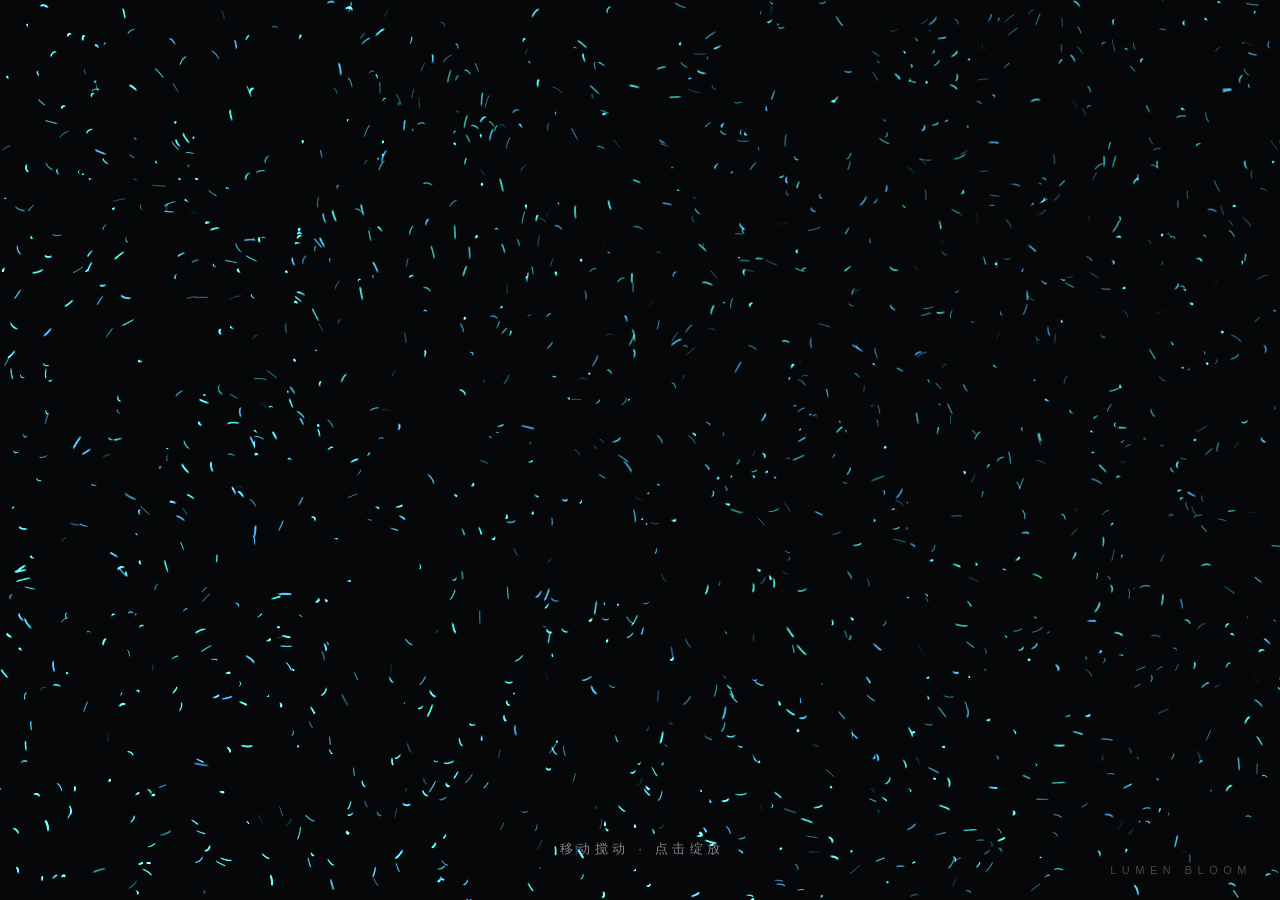
<file: lumen-bloom/index.html>
<!DOCTYPE html>
<html lang="zh-CN">
<head>
<meta charset="UTF-8">
<meta name="viewport" content="width=device-width, initial-scale=1.0, user-scalable=no">
<title>Lumen Bloom - 光之画布</title>
<style>
  * { margin: 0; padding: 0; box-sizing: border-box; }
  html, body {
    width: 100%; height: 100%;
    overflow: hidden;
    background: #060709;
    cursor: crosshair;
    touch-action: none;
  }
  #stage {
    position: fixed;
    inset: 0;
    display: block;
  }
  #hint {
    position: fixed;
    left: 50%;
    bottom: 42px;
    transform: translateX(-50%);
    color: rgba(235, 240, 248, 0.55);
    font-family: "Segoe UI", "Microsoft YaHei", sans-serif;
    font-size: 13px;
    letter-spacing: 0.35em;
    text-indent: 0.35em;
    pointer-events: none;
    opacity: 0;
    animation: hint-in 1.6s ease 0.8s forwards;
    transition: opacity 1.4s ease;
  }
  #hint.gone { opacity: 0 !important; }
  #brand {
    position: fixed;
    right: 28px;
    bottom: 24px;
    color: rgba(235, 240, 248, 0.28);
    font-family: "Segoe UI", "Microsoft YaHei", sans-serif;
    font-size: 11px;
    letter-spacing: 0.5em;
    pointer-events: none;
    opacity: 0;
    animation: brand-in 2s ease 2.5s forwards;
  }
  @keyframes brand-in {
    to { opacity: 1; }
  }
  @keyframes hint-in {
    from { opacity: 0; transform: translateX(-50%) translateY(10px); }
    to   { opacity: 1; transform: translateX(-50%) translateY(0); }
  }
</style>
</head>
<body>
<canvas id="stage"></canvas>
<div id="hint">移动搅动 · 点击绽放</div>
<div id="brand">LUMEN BLOOM</div>
<script src="app.js"></script>
</body>
</html>
</file>
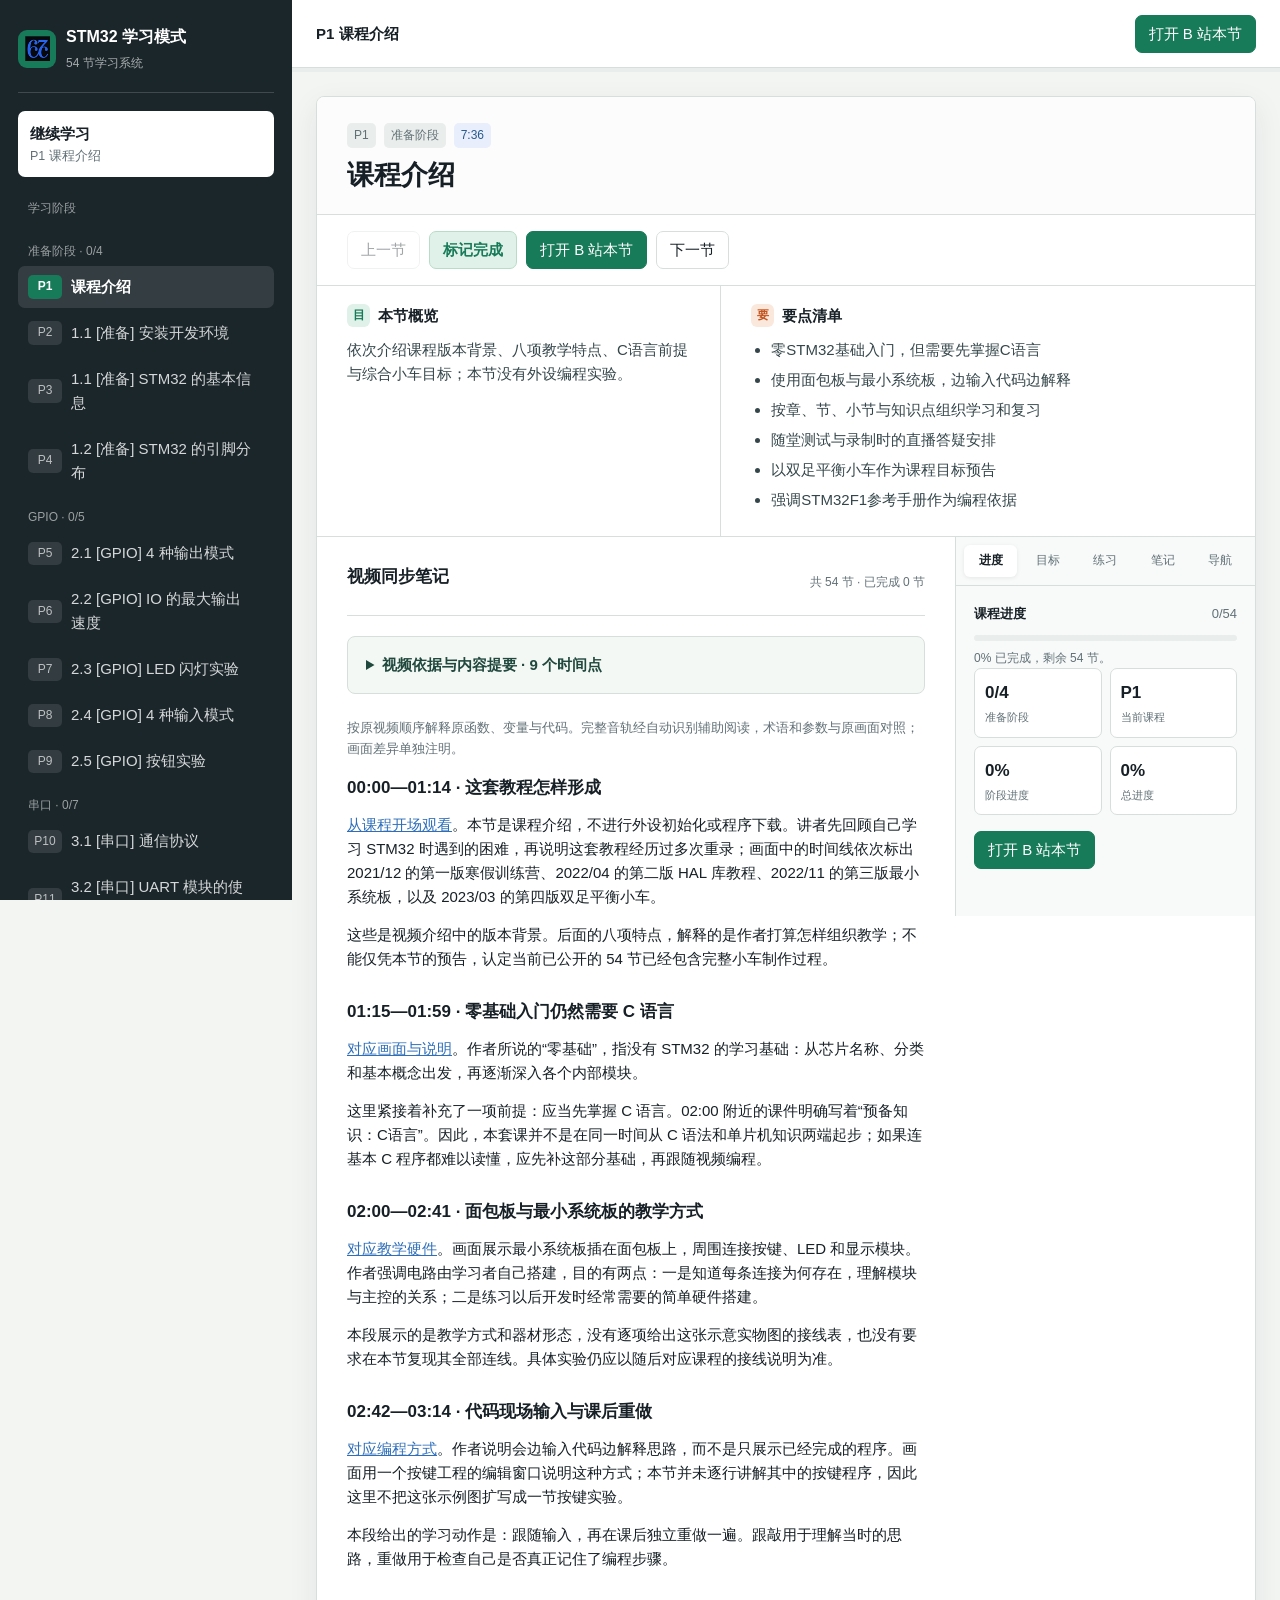
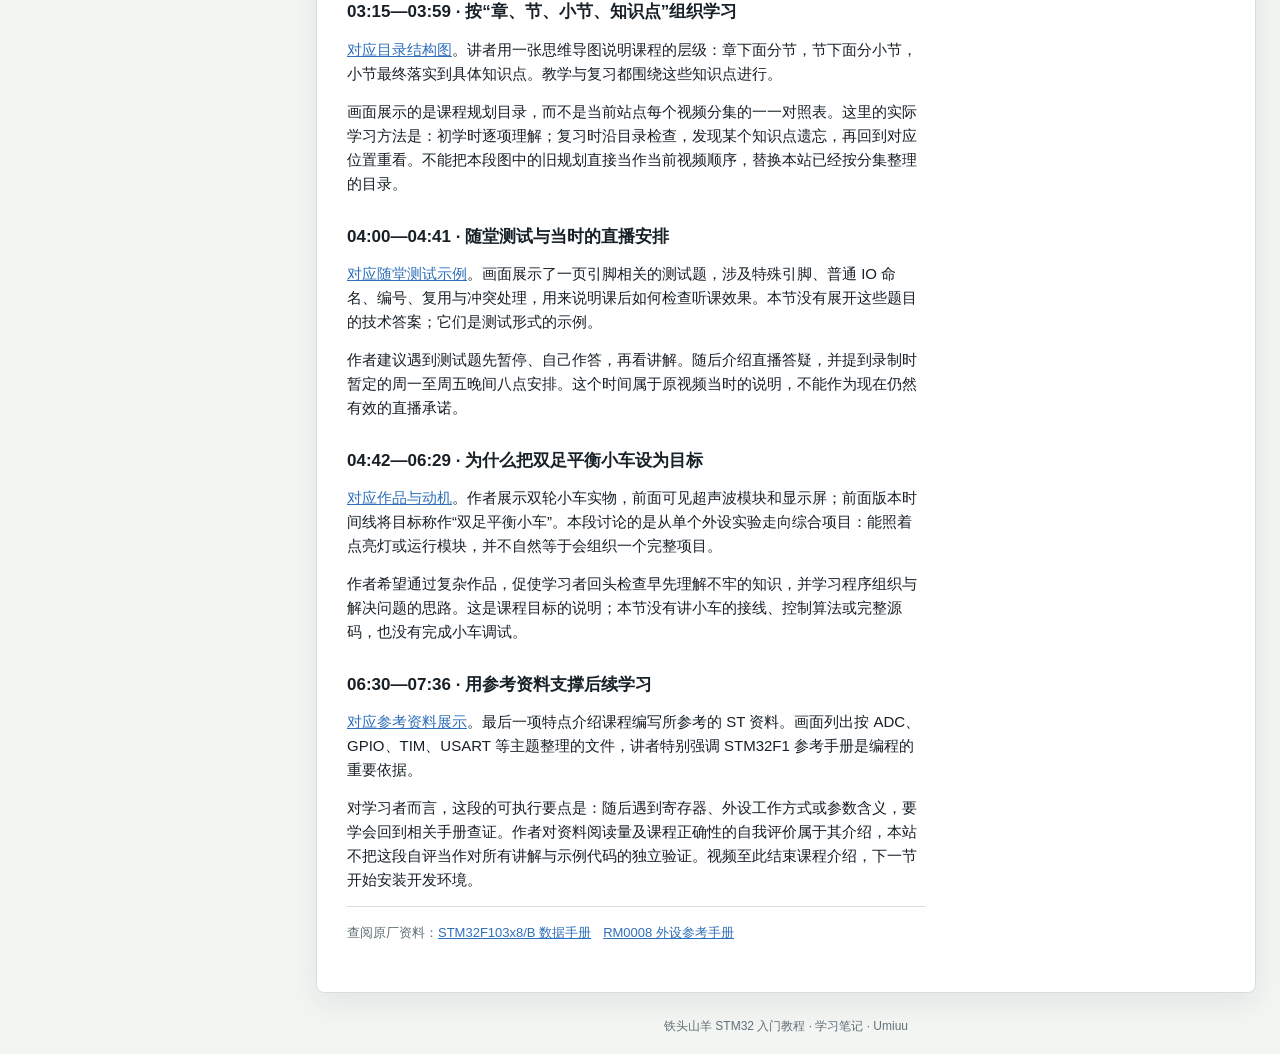
<file: stm32-study/index.html>
<!doctype html>
<html lang="zh-CN">
<head>
  <meta charset="utf-8">
  <meta name="viewport" content="width=device-width, initial-scale=1">
  <title>铁头山羊 STM32 学习模式</title>
  <link rel="icon" type="image/png" sizes="32x32" href="../assets/favicon-32b.png">
  <link rel="icon" type="image/png" sizes="48x48" href="../assets/favicon-48b.png">
  <link rel="icon" type="image/png" sizes="180x180" href="../assets/favicon-180b.png">
  <link rel="apple-touch-icon" sizes="180x180" href="../assets/favicon-180b.png">
  <style>
    :root {
      color-scheme: light;
      --bg: #f3f5f3;
      --surface: #ffffff;
      --surface-2: #e9edeb;
      --ink: #172026;
      --muted: #617076;
      --line: #d7dfdc;
      --green: #177a58;
      --green-soft: #dff1e8;
      --orange: #c2541f;
      --orange-soft: #fbe8dc;
      --blue: #2f6fba;
      --shadow: 0 10px 30px rgba(23, 32, 38, .08);
    }

    * { box-sizing: border-box; }
    html, body { height: 100%; }
    body {
      margin: 0;
      background: var(--bg);
      color: var(--ink);
      font: 15px/1.6 "Microsoft YaHei UI", "PingFang SC", "Segoe UI", sans-serif;
    }
    button, input, textarea, select { font: inherit; }
    button { cursor: pointer; }
    a { color: var(--blue); }

    .app {
      min-height: 100%;
      display: grid;
      grid-template-columns: 292px minmax(0, 1fr);
    }

    .sidebar {
      position: sticky;
      top: 0;
      height: 100vh;
      height: 100dvh;
      align-self: start;
      display: flex;
      flex-direction: column;
      background: #1b262b;
      color: #fff;
      padding: 24px 18px;
      overflow: auto;
    }
    .sidebar-brand {
      display: flex;
      align-items: center;
      gap: 10px;
      padding-bottom: 18px;
      border-bottom: 1px solid rgba(255,255,255,.16);
    }
    .logo {
      width: 38px;
      height: 38px;
      display: grid;
      place-items: center;
      border-radius: 9px;
      background: var(--green);
      color: #fff;
      font-weight: 700;
    }
    .logo img { width: 25px; height: 25px; display: block; }
    .sidebar-brand strong { display: block; font-size: 16px; }
    .sidebar-brand span { font-size: 12px; color: rgba(255,255,255,.62); }
    .sidebar-close {
      display: none;
      min-height: 30px;
      border: 1px solid rgba(255,255,255,.22);
      border-radius: 6px;
      background: rgba(255,255,255,.08);
      color: #fff;
      padding: 0 9px;
    }

    .continue {
      width: 100%;
      border: 0;
      border-radius: 7px;
      padding: 11px 12px;
      margin: 18px 0 22px;
      background: #fff;
      color: #172026;
      font-weight: 650;
      text-align: left;
    }
    .continue small { display: block; color: var(--muted); font-weight: 400; overflow-wrap: anywhere; }

    .side-heading,
    .phase-title {
      margin: 0 0 10px;
      padding: 0 10px;
      font-size: 12px;
      color: rgba(255,255,255,.56);
    }
    .phase-title { margin: 14px 0 5px; }
    .lesson-item {
      display: flex;
      align-items: center;
      gap: 9px;
      width: 100%;
      border: 0;
      border-radius: 7px;
      background: transparent;
      color: rgba(255,255,255,.82);
      padding: 9px 10px;
      margin-bottom: 4px;
      text-align: left;
      overflow-wrap: anywhere;
    }
    .lesson-item:hover, .lesson-item.active { background: rgba(255,255,255,.11); color: #fff; }
    .lesson-item.active { font-weight: 650; }
    .lesson-item.done .lesson-name { color: #a9e4bb; }
    .pnum {
      flex: 0 0 auto;
      min-width: 34px;
      border-radius: 5px;
      padding: 2px 6px;
      background: rgba(255,255,255,.1);
      color: rgba(255,255,255,.68);
      font-size: 12px;
      text-align: center;
    }
    .lesson-item.active .pnum { background: var(--green); color: #fff; }
    .lesson-name { flex: 1; min-width: 0; }
    .tick { flex: 0 0 auto; font-size: 12px; color: #57c79c; }

    .side-note {
      margin-top: auto;
      padding-top: 20px;
      color: rgba(255,255,255,.52);
      font-size: 12px;
    }

    .main { min-width: 0; display: flex; flex-direction: column; }
    .topbar {
      position: sticky;
      top: 0;
      z-index: 5;
      display: flex;
      align-items: center;
      gap: 14px;
      min-height: 68px;
      padding: 12px 24px;
      border-bottom: 1px solid var(--line);
      background: rgba(255,255,255,.94);
      backdrop-filter: blur(12px);
    }
    .menu-button {
      display: none;
      min-height: 36px;
      border: 1px solid var(--line);
      border-radius: 7px;
      background: #fff;
      color: var(--ink);
      padding: 0 12px;
    }
    .page-title { flex: 1; min-width: 0; font-weight: 700; overflow-wrap: anywhere; }
    .topbar .btn { flex: 0 0 auto; }

    .progress-line { height: 4px; background: var(--surface-2); }
    .progress-line i { display: block; height: 100%; width: 0; background: var(--green); }

    .content { flex: 1; padding: 24px; min-width: 0; }
    .lesson-panel {
      max-width: 1180px;
      margin: 0 auto;
      border: 1px solid var(--line);
      border-radius: 8px;
      overflow: clip;
      background: var(--surface);
      box-shadow: var(--shadow);
    }
    .lesson-head {
      padding: 26px 30px 20px;
      border-bottom: 1px solid var(--line);
      background: #fbfcfb;
    }
    .lesson-kicker {
      display: flex;
      flex-wrap: wrap;
      gap: 8px;
      align-items: center;
      margin-bottom: 10px;
    }
    .tag {
      display: inline-flex;
      align-items: center;
      border-radius: 5px;
      padding: 3px 7px;
      font-size: 12px;
      background: var(--surface-2);
      color: var(--muted);
    }
    .tag.time { background: #e8eefb; color: #28598d; }
    .tag.done { background: var(--green-soft); color: var(--green); }
    .lesson-head h1 { margin: 0; font-size: 27px; line-height: 1.32; }

    .lesson-actions {
      display: flex;
      flex-wrap: wrap;
      gap: 9px;
      padding: 16px 30px;
      border-bottom: 1px solid var(--line);
      background: #fff;
    }
    .btn {
      display: inline-flex;
      align-items: center;
      justify-content: center;
      min-height: 38px;
      border: 1px solid var(--line);
      border-radius: 7px;
      padding: 0 13px;
      background: #fff;
      color: var(--ink);
      text-decoration: none;
      white-space: nowrap;
    }
    .btn:hover { border-color: #b5c2bd; background: #f7f9f8; }
    .btn.primary { background: var(--green); border-color: var(--green); color: #fff; }
    .btn.primary:hover { background: #12664a; }
    .btn.good { background: var(--green-soft); border-color: #b9dcc9; color: var(--green); font-weight: 650; }
    .btn[disabled] { opacity: .4; cursor: not-allowed; }

    .lesson-overview {
      display: grid;
      grid-template-columns: minmax(0, .86fr) minmax(0, 1.14fr);
      border-bottom: 1px solid var(--line);
      background: #fff;
    }
    .overview-block { padding: 18px 30px; min-width: 0; }
    .overview-block + .overview-block { border-left: 1px solid var(--line); }
    .overview-title { display: flex; align-items: center; gap: 8px; margin-bottom: 10px; }
    .overview-mark {
      display: inline-grid;
      place-items: center;
      width: 23px;
      height: 23px;
      border-radius: 6px;
      background: var(--green-soft);
      color: var(--green);
      font-size: 12px;
      font-weight: 750;
    }
    .overview-block.practice .overview-mark { background: var(--orange-soft); color: var(--orange); }
    .overview-title h2 { margin: 0; font-size: 15px; }
    .overview-block p { margin: 0; color: #35464a; }
    .overview-block ul { margin: 0; padding-left: 20px; }
    .overview-block li { margin: 6px 0; color: #35464a; }

    .lesson-grid { display: grid; grid-template-columns: minmax(0, 1fr) 300px; }
    .lesson-note {
      padding: 26px 30px 34px;
      min-width: 0;
      overflow-wrap: anywhere;
    }
    .note-toolbar {
      display: flex;
      align-items: center;
      gap: 12px;
      justify-content: space-between;
      margin-bottom: 20px;
      padding-bottom: 13px;
      border-bottom: 1px solid var(--line);
    }
    .note-toolbar h2 { margin: 0; font-size: 18px; }
    .note-toolbar span { color: var(--muted); font-size: 12px; text-align: right; }
    .lesson-note h2 { margin: 27px 0 12px; font-size: 17px; }
    .lesson-note h3 {
      margin: 28px 0 11px;
      padding-top: 16px;
      border-top: 1px solid #edf1ef;
      font-size: 16px;
      color: #21483d;
    }
    .lesson-note h2:first-child, .lesson-note h3:first-child { margin-top: 0; }
    .lesson-note h3:first-child { padding-top: 0; border-top: 0; }
    .lesson-note p { margin: 0 0 14px; }
    .lesson-note ul, .lesson-note ol { margin: 0 0 16px; padding-left: 22px; }
    .lesson-note li + li { margin-top: 5px; }
    .lesson-note blockquote {
      margin: 0 0 16px;
      padding: 10px 14px;
      border-left: 3px solid var(--green);
      background: var(--green-soft);
      color: #225343;
    }
    .lesson-note pre {
      margin: 0 0 18px;
      padding: 15px;
      overflow: auto;
      border-radius: 7px;
      background: #202a2f;
      color: #e8efec;
      font-size: 13px;
      line-height: 1.55;
    }
    .lesson-note code {
      border-radius: 4px;
      background: #e6ebe8;
      color: #1e3a31;
      padding: 2px 5px;
      font-family: Consolas, "Courier New", monospace;
      font-size: .92em;
    }
    .lesson-note pre code { background: transparent; color: inherit; padding: 0; }
    .lesson-note strong { color: #21483d; }

    .study-dock {
      min-width: 0;
      position: sticky;
      top: 84px;
      align-self: start;
      max-height: calc(100vh - 100px);
      border-left: 1px solid var(--line);
      background: #f8faf9;
      display: flex;
      flex-direction: column;
    }
    .dock-tabs {
      display: grid;
      grid-template-columns: repeat(5, minmax(0, 1fr));
      border-bottom: 1px solid var(--line);
      padding: 8px;
      gap: 4px;
    }
    .dock-tab {
      min-height: 32px;
      border: 0;
      border-radius: 6px;
      background: transparent;
      color: var(--muted);
      font-size: 12px;
      padding: 0 3px;
      white-space: nowrap;
    }
    .dock-tab.active { background: #fff; color: var(--ink); font-weight: 650; box-shadow: 0 1px 4px rgba(0,0,0,.08); }
    .dock-panel { min-height: 330px; max-height: 620px; overflow: auto; padding: 18px; }
    .dock-label {
      display: flex;
      justify-content: space-between;
      margin-bottom: 10px;
      font-size: 13px;
      font-weight: 650;
    }
    .dock-label span:last-child { color: var(--muted); font-weight: 400; }
    .dock-bar { height: 6px; border-radius: 99px; background: var(--surface-2); overflow: hidden; }
    .dock-bar i { display: block; height: 100%; width: 0; background: var(--green); }
    .dock-hint { margin: 8px 0 0; color: var(--muted); font-size: 12px; }
    .dock-metric {
      display: grid;
      grid-template-columns: repeat(2, minmax(0, 1fr));
      gap: 8px;
      margin-bottom: 16px;
    }
    .dock-metric div {
      min-width: 0;
      border: 1px solid var(--line);
      border-radius: 7px;
      background: #fff;
      padding: 10px;
    }
    .dock-metric strong { display: block; font-size: 17px; }
    .dock-metric span { display: block; margin-top: 3px; color: var(--muted); font-size: 11px; }
    .dock-focus { margin: 0; padding-left: 18px; }
    .dock-focus li { margin: 9px 0; }
    .dock-practice { color: #35464a; font-size: 13px; }
    .dock-practice p { margin: 8px 0; }
    .dock-practice ul, .dock-practice ol { padding-left: 20px; }
    .personal-note {
      width: 100%;
      min-height: 250px;
      resize: vertical;
      border: 1px solid var(--line);
      border-radius: 7px;
      padding: 10px;
      background: #fff;
    }
    .note-status {
      display: flex;
      justify-content: space-between;
      gap: 8px;
      margin-top: 8px;
      color: var(--muted);
      font-size: 12px;
    }
    .timeline-picker {
      display: grid;
      gap: 8px;
      margin-bottom: 14px;
    }
    .timeline-picker select, .timeline-picker input {
      width: 100%;
      min-height: 34px;
      border: 1px solid var(--line);
      border-radius: 6px;
      padding: 0 8px;
      background: #fff;
      color: var(--ink);
    }
    .timeline-waypoint {
      display: grid;
      grid-template-columns: minmax(0, 1fr) auto;
      gap: 8px;
    }
    .timeline-grid {
      display: grid;
      grid-template-columns: repeat(6, minmax(0, 1fr));
      gap: 4px;
    }
    .dot {
      width: 100%;
      min-width: 0;
      aspect-ratio: 1;
      border: 1px solid var(--line);
      border-radius: 5px;
      background: #fff;
      color: var(--muted);
      font-size: 10px;
      line-height: 1;
      padding: 0;
    }
    .dot.done { background: var(--green); border-color: var(--green); color: #fff; }
    .dot.current { outline: 2px solid var(--orange); outline-offset: 1px; }

    footer {
      text-align: center;
      color: var(--muted);
      font-size: 12px;
      padding: 0 24px 18px;
    }

    @media (max-width: 1000px) {
      .app { display: block; }
      .sidebar {
        position: fixed;
        z-index: 45;
        inset: 0 auto 0 0;
        width: min(84vw, 320px);
        height: 100vh;
        height: 100dvh;
        padding: 20px 18px 26px;
        transform: translateX(-105%);
        transition: transform .22s ease;
      }
      body.sidebar-open .sidebar { transform: translateX(0); }
      body.sidebar-open { overflow: hidden; }
      .sidebar-backdrop {
        position: fixed;
        inset: 0;
        z-index: 35;
        background: rgba(20,28,32,.45);
        opacity: 0;
        pointer-events: none;
        transition: opacity .22s ease;
      }
      body.sidebar-open .sidebar-backdrop { opacity: 1; pointer-events: auto; }
      .menu-button { display: inline-flex; }
      .sidebar-close { display: inline-flex; }
      .content { padding: 13px; }
      .lesson-head { padding: 19px 18px 16px; }
      .lesson-head h1 { font-size: 22px; }
      .lesson-actions { padding: 13px 18px; gap: 7px; }
      .lesson-actions .btn { min-height: 36px; padding: 0 10px; }
      .lesson-overview { grid-template-columns: minmax(0, 1fr); }
      .overview-block { padding: 15px 18px; }
      .overview-block + .overview-block { border-left: 0; border-top: 1px solid var(--line); }
      .lesson-grid { grid-template-columns: minmax(0, 1fr); }
      .lesson-note { padding: 18px; }
      .study-dock {
        position: static;
        max-height: none;
        border-left: 0;
        border-top: 1px solid var(--line);
      }
      .dock-panel { min-height: 0; max-height: none; }
      .timeline-grid { grid-template-columns: repeat(10, minmax(0, 1fr)); }
      .topbar { flex-wrap: wrap; }
      .topbar .btn { margin-left: auto; }
    }

    .video-evidence { margin: 0 0 24px; padding: 16px 18px; border: 1px solid var(--line); border-radius: 8px; background: #f3f8f5; }
    .video-evidence summary { cursor: pointer; font-weight: 650; color: #21483d; }
    .video-evidence[open] summary { margin-bottom: 12px; }
    .video-evidence p { margin: 0 0 10px; color: var(--muted); font-size: 13px; }
    .video-evidence-links { display: grid; gap: 8px; }
    .video-evidence-links a { font-size: 13px; line-height: 1.6; overflow-wrap: anywhere; text-decoration: none; }
    .video-evidence-links a:hover { text-decoration: underline; }
    .learning-note-intro { font-size: 13px; color: var(--muted); }
    .learning-references { padding-top: 16px; border-top: 1px solid var(--line); font-size: 13px; color: var(--muted); }
    .learning-references a { margin-right: 12px; }
  </style>
</head>
<body>
  <div class="app">
    <aside class="sidebar">
      <div class="sidebar-brand">
        <div class="logo"><img src="../assets/favicon-48b.png" alt=""></div>
        <div>
          <strong>STM32 学习模式</strong>
          <span>54 节学习系统</span>
        </div>
        <button class="sidebar-close" id="sidebarClose" aria-label="关闭目录">关闭</button>
      </div>
      <button class="continue" id="continueButton"></button>
      <p class="side-heading">学习阶段</p>
      <nav id="sidebar"></nav>
      <div class="side-note">
        铁头山羊 STM32 入门教程<br>
        进度保存在本机浏览器。
      </div>
    </aside>

    <main class="main">
      <header class="topbar">
        <button class="menu-button" id="menuButton" aria-label="打开目录">目录</button>
        <div class="page-title" id="viewTitle">当前学习</div>
        <a class="btn primary" id="bili-open" target="_blank" rel="noopener">打开 B 站本节</a>
      </header>
      <div class="progress-line"><i id="prog-fill"></i></div>
      <section class="content">
        <article class="lesson-panel" id="main"></article>
      </section>
      <footer>铁头山羊 STM32 入门教程 · 学习笔记 · Umiuu</footer>
    </main>
  </div>
  <div class="sidebar-backdrop" id="sidebarBackdrop"></div>

  <script src="./stm32-course-data.js?v=video-sequence-eef9c354d927"></script>
  <script>
    const $ = s => document.querySelector(s);
    const KEY_DONE = 'stm32study.done';
    const KEY_CUR = 'stm32study.cur';
    const KEY_DOCK = 'stm32study.dock';
    const KEY_NOTES = 'stm32study.notes';
    const KEY_TIMELINE = 'stm32study.timelinePhase';
    let done = new Set(JSON.parse(localStorage.getItem(KEY_DONE) || '[]'));
    const requestedPage = Number(new URLSearchParams(location.search).get('p'));
    const savedPage = parseInt(localStorage.getItem(KEY_CUR) || '1', 10) || 1;
    let current = Number.isInteger(requestedPage) && requestedPage >= 1 && requestedPage <= COURSE.lessons.length
      ? requestedPage : Math.max(1, Math.min(savedPage, COURSE.lessons.length));
    let dock = localStorage.getItem(KEY_DOCK) || 'progress';
    let notes = JSON.parse(localStorage.getItem(KEY_NOTES) || '{}');
    let timelinePhase = localStorage.getItem(KEY_TIMELINE) || 'all';
    if (!['progress', 'focus', 'practice', 'note', 'timeline'].includes(dock)) dock = 'progress';
    if (timelinePhase !== 'all' && !COURSE.phases.some(phase => phase.id === timelinePhase)) timelinePhase = 'all';

    function biliUrl(page, t) {
      return `https://www.bilibili.com/video/${COURSE.meta.bvid}?p=${page}` + (t ? `&t=${t}` : '');
    }
    function fmt(sec) {
      const m = Math.floor(sec / 60), s = sec % 60;
      return (m >= 60 ? Math.floor(m / 60) + ':' + String(m % 60).padStart(2, '0') : m) + ':' + String(s).padStart(2, '0');
    }
    function save() {
      localStorage.setItem(KEY_DONE, JSON.stringify([...done]));
      localStorage.setItem(KEY_CUR, String(current));
      localStorage.setItem(KEY_DOCK, dock);
      localStorage.setItem(KEY_NOTES, JSON.stringify(notes));
      localStorage.setItem(KEY_TIMELINE, timelinePhase);
    }
    function renderProgress() {
      const n = done.size, total = COURSE.lessons.length, pct = Math.round(n / total * 100);
      $('#prog-fill').style.width = pct + '%';
      return { n, total, pct };
    }
    function renderSidebar() {
      let html = '';
      COURSE.phases.forEach(ph => {
        const items = COURSE.lessons.filter(l => l.phase === ph.id);
        const phaseDone = items.filter(l => done.has(l.page)).length;
        html += `<div class="phase-title">${ph.name} · ${phaseDone}/${items.length}</div>`;
        items.forEach(l => {
          html += `<button class="lesson-item${l.page === current ? ' active' : ''}${done.has(l.page) ? ' done' : ''}" data-page="${l.page}">
            <span class="pnum">P${l.page}</span><span class="lesson-name">${l.title}</span>
            <span class="tick">${done.has(l.page) ? '✓' : ''}</span></button>`;
        });
      });
      $('#sidebar').innerHTML = html;
      document.querySelectorAll('.lesson-item').forEach(el =>
        el.addEventListener('click', () => { current = +el.dataset.page; save(); render(); closeSidebar(); }));
      const active = document.querySelector('.lesson-item.active');
      if (active) active.scrollIntoView({ block: 'nearest' });
    }
    function renderContinue() {
      const l = COURSE.lessons[current - 1];
      $('#continueButton').innerHTML = `继续学习<small>P${l.page} ${l.title}</small>`;
    }
    function esc(s) { return s.replace(/&/g, '&amp;').replace(/</g, '&lt;').replace(/>/g, '&gt;'); }
    function md(src) {
      const chunks = src.split(/```|~~~/);
      let out = '';
      chunks.forEach((c, i) => {
        if (i % 2) {
          out += '<pre><code>' + esc(c.replace(/^[a-zA-Z0-9]*\n/, '').replace(/\n$/, '')) + '</code></pre>';
          return;
        }
        c.split(/\n\n+/).forEach(block => {
          const b = block.trim();
          if (!b) return;
          if (b.startsWith('### ')) {
            const nl = b.indexOf('\n');
            out += `<h3>${inline(nl === -1 ? b.slice(4) : b.slice(4, nl))}</h3>`;
            if (nl !== -1) out += md(b.slice(nl + 1));
          }
          else if (b.startsWith('## ')) {
            const nl = b.indexOf('\n');
            out += `<h2>${inline(nl === -1 ? b.slice(3) : b.slice(3, nl))}</h2>`;
            if (nl !== -1) out += md(b.slice(nl + 1));
          }
          else if (b.startsWith('> ')) out += `<blockquote>${inline(b.replace(/^> ?/gm, ''))}</blockquote>`;
          else if (/^[-*] /m.test(b)) out += '<ul>' + b.split('\n').filter(x => /^[-*] /.test(x.trim())).map(x => `<li>${inline(x.trim().slice(2))}</li>`).join('') + '</ul>';
          else if (/^\d+\. /.test(b)) out += '<ol>' + b.split('\n').filter(x => /^\d+\. /.test(x.trim())).map(x => `<li>${inline(x.trim().replace(/^\d+\. /, ''))}</li>`).join('') + '</ol>';
          else out += `<p>${inline(b).replace(/\n/g, '<br>')}</p>`;
        });
      });
      return out;
      function inline(s) {
        return esc(s)
          .replace(/`([^`]+)`/g, '<code>$1</code>')
          .replace(/\*\*([^*]+)\*\*/g, '<strong>$1</strong>')
          .replace(/\[([^\]]+)\]\((https?:\/\/[^\s)"<>]+)\)/g, '<a href="$2" target="_blank" rel="noopener">$1</a>');
      }
    }
    function renderVideoEvidence(l) {
      const v = l.verification;
      if (!v || !['video-keyframes-checked', 'video-sequence-reviewed'].includes(v.status)) return '';
      const anchors = v.anchors.filter(a => Number.isInteger(a.seconds) && a.seconds >= 0 && a.seconds < l.duration);
      return '<details class="video-evidence" aria-label="视频核对与内容提要">' +
        '<summary>视频依据与内容提要 · ' + anchors.length + ' 个时间点</summary>' +
        '<p>' + esc(v.scope || '提要依据所列关键画面整理，尚未按原视频逐段核对正文。') + ' 核对日期：' + esc(v.checkedAt) + '。</p>' +
        md(l.notes || '') +
        '<div class="video-evidence-links">' + anchors.map(a =>
          '<a href="' + biliUrl(l.page, a.seconds) + '" target="_blank" rel="noopener">' +
          fmt(a.seconds) + ' · ' + esc(a.observation) + '</a>'
        ).join('') + '</div></details>';
    }
    function render() {
      const currentUrl = new URL(location.href);
      if (currentUrl.searchParams.get('p') !== String(current)) {
        currentUrl.searchParams.set('p', String(current));
        history.replaceState(null, '', currentUrl);
      }
      const l = COURSE.lessons[current - 1];
      const phase = COURSE.phases.find(p => p.id === l.phase);
      const prev = COURSE.lessons[current - 2];
      const next = COURSE.lessons[current];
      const isDone = done.has(l.page);
      const progress = renderProgress();
      const phaseItems = COURSE.lessons.filter(item => item.phase === l.phase);
      const phaseDone = phaseItems.filter(item => done.has(item.page)).length;
      const phasePercent = Math.round(phaseDone / phaseItems.length * 100);
      const dockTabs = ['progress', 'focus', 'practice', 'note', 'timeline'].map(name => {
        const labels = { progress: '进度', focus: '目标', practice: '练习', note: '笔记', timeline: '导航' };
        return `<button class="dock-tab ${dock === name ? 'active' : ''}" data-dock="${name}" type="button">${labels[name]}</button>`;
      }).join('');
      const noteHtml = esc(notes[l.page] || '');
      const timelinePages = COURSE.lessons.filter(item => timelinePhase === 'all' || item.phase === timelinePhase);
      const timelineOptions = ['<option value="all">全部阶段</option>']
        .concat(COURSE.phases.map(phase => `<option value="${phase.id}" ${timelinePhase === phase.id ? 'selected' : ''}>${esc(phase.name)}</option>`))
        .join('');
      document.title = `P${l.page} ${l.title} · STM32 学习模式`;
      $('#viewTitle').textContent = `P${l.page} ${l.title}`;
      $('#bili-open').href = biliUrl(l.page);
      renderContinue();

      let html = `
        <header class="lesson-head">
          <div class="lesson-kicker">
            <span class="tag">P${l.page}</span>
            <span class="tag">${phase ? phase.name : ''}</span>
            <span class="tag time">${fmt(l.duration)}</span>
            ${isDone ? '<span class="tag done">已完成</span>' : ''}
          </div>
          <h1>${l.title}</h1>
        </header>
        <div class="lesson-actions">
          <button class="btn" id="prev-btn" ${prev ? '' : 'disabled'}>上一节</button>
          <button class="btn ${isDone ? '' : 'good'}" id="mark-btn">${isDone ? '标为未完成' : '标记完成'}</button>
          <a class="btn primary" href="${biliUrl(l.page)}" target="_blank" rel="noopener">打开 B 站本节</a>
          <button class="btn" id="next-btn" ${next ? '' : 'disabled'}>下一节</button>
        </div>`;

      const points = l.points && l.points.length ? l.points.map(p => `<li>${esc(p)}</li>`).join('') : '<li>回顾本节核心操作。</li>';
      html += `
        <div class="lesson-overview">
          <section class="overview-block">
            <div class="overview-title"><span class="overview-mark">目</span><h2>本节概览</h2></div>
            <p>${l.summary || '学习本节讲解的 STM32 关键概念与操作。'}</p>
          </section>
          <section class="overview-block practice">
            <div class="overview-title"><span class="overview-mark">要</span><h2>要点清单</h2></div>
            <ul>${points}</ul>
          </section>
        </div>`;

      html += `
        <div class="lesson-grid">
          <div class="lesson-note">
            <div class="note-toolbar">
              <h2>${l.learningNotesKind === 'video-sequence' ? '视频同步笔记' : '主题学习笔记'}</h2>
              <span>共 ${progress.total} 节 · 已完成 ${progress.n} 节</span>
            </div>
            ${renderVideoEvidence(l)}
            <p class="learning-note-intro">${l.learningNotesKind === 'video-sequence' ? '按原视频顺序解释原函数、变量与代码。完整音轨经自动识别辅助阅读，术语和参数与原画面对照；画面差异单独注明。' : '本页为本站编写的主题补充笔记，尚未按原视频顺序和原代码逐段核对。'}</p>
            <div class="learning-notes">${md(l.learningNotes || l.notes || '笔记整理中…')}</div>
            <p class="learning-references">查阅原厂资料：<a href="https://www.st.com/resource/en/datasheet/stm32f103c8.pdf" target="_blank" rel="noopener">STM32F103x8/B 数据手册</a><a href="https://www.st.com/resource/en/reference_manual/rm0008-stm32f101xx-stm32f102xx-stm32f103xx-stm32f105xx-and-stm32f107xx-advanced-armbased-32bit-mcus-stmicroelectronics.pdf" target="_blank" rel="noopener">RM0008 外设参考手册</a></p>
          </div>
          <aside class="study-dock">
            <div class="dock-tabs" role="tablist">${dockTabs}</div>
            <div class="dock-panel">
              <div class="dock-page" data-dock-page="progress" ${dock === 'progress' ? '' : 'hidden'}>
                <div class="dock-label"><span>课程进度</span><span>${progress.n}/${progress.total}</span></div>
                <div class="dock-bar"><i style="width:${progress.pct}%"></i></div>
                <p class="dock-hint">${progress.pct}% 已完成，剩余 ${progress.total - progress.n} 节。</p>
                <div class="dock-metric">
                  <div><strong>${phaseDone}/${phaseItems.length}</strong><span>${phase ? esc(phase.name) : ''}</span></div>
                  <div><strong>P${l.page}</strong><span>当前课程</span></div>
                  <div><strong>${phasePercent}%</strong><span>阶段进度</span></div>
                  <div><strong>${progress.pct}%</strong><span>总进度</span></div>
                </div>
                <a class="btn primary" href="${biliUrl(l.page)}" target="_blank" rel="noopener">打开 B 站本节</a>
              </div>
              <div class="dock-page" data-dock-page="focus" ${dock === 'focus' ? '' : 'hidden'}>
                <div class="dock-label"><span>本节目标</span><span>P${l.page}</span></div>
                <ol class="dock-focus">${points}</ol>
              </div>
              <div class="dock-page" data-dock-page="practice" ${dock === 'practice' ? '' : 'hidden'}>
                <div class="dock-label"><span>动手练习</span><span>完成再标记</span></div>
                <div class="dock-practice">
                  <p>${esc(l.summary || '先回看本节，再做一次关键操作。')}</p>
                  <ul>${l.points && l.points.length ? l.points.map(item => `<li>${esc(item)}</li>`).join('') : '<li>按视频步骤重做一次。</li>'}</ul>
                </div>
                <a class="btn primary" href="${biliUrl(l.page)}" target="_blank" rel="noopener">回看视频</a>
              </div>
              <div class="dock-page" data-dock-page="note" ${dock === 'note' ? '' : 'hidden'}>
                <div class="dock-label"><span>我的理解</span><span>自动保存</span></div>
                <textarea class="personal-note" id="personalNote" placeholder="用自己的话写下本节关键点、还没懂的地方，或以后要重看的例子。">${noteHtml}</textarea>
                <div class="note-status"><span id="noteStatus">输入后自动保存</span><span>${(notes[l.page] || '').length} 字</span></div>
              </div>
              <div class="dock-page" data-dock-page="timeline" ${dock === 'timeline' ? '' : 'hidden'}>
                <div class="dock-label"><span>54 节导航</span><span>P${l.page}/${progress.total}</span></div>
                <div class="timeline-picker">
                  <select id="timelinePhase" aria-label="按阶段筛选导航">${timelineOptions}</select>
                  <div class="timeline-waypoint">
                    <input id="timelineJump" type="number" min="1" max="${progress.total}" placeholder="输入节号">
                    <button class="btn" id="timelineGo" type="button">跳到</button>
                  </div>
                </div>
                <div class="timeline-grid">${timelinePages.map(dotHtml).join('')}</div>
              </div>
            </div>
          </aside>
        </div>`;

      $('#main').innerHTML = html;
      $('#mark-btn').addEventListener('click', () => {
        done.has(l.page) ? done.delete(l.page) : done.add(l.page);
        save(); render();
      });
      const pv = $('#prev-btn'), nx = $('#next-btn');
      if (pv) pv.addEventListener('click', () => { current--; save(); render(); window.scrollTo(0, 0); });
      if (nx) nx.addEventListener('click', () => { current++; save(); render(); window.scrollTo(0, 0); });
      document.querySelectorAll('#main .dock-tab').forEach(el => {
        el.addEventListener('click', () => {
          dock = el.dataset.dock;
          save();
          document.querySelectorAll('#main .dock-tab').forEach(node => node.classList.toggle('active', node.dataset.dock === dock));
          document.querySelectorAll('#main [data-dock-page]').forEach(node => node.hidden = node.dataset.dockPage !== dock);
        });
      });
      $('#personalNote').addEventListener('input', event => {
        notes[l.page] = event.target.value;
        save();
        $('#noteStatus').textContent = '已自动保存';
        $('#noteStatus').nextElementSibling.textContent = `${event.target.value.length} 字`;
      });
      $('#timelinePhase').addEventListener('change', event => {
        timelinePhase = event.target.value;
        save();
        render();
      });
      $('#timelineGo').addEventListener('click', () => {
        const value = Number($('#timelineJump').value);
        if (value >= 1 && value <= COURSE.lessons.length) {
          current = value;
          save();
          render();
          window.scrollTo(0, 0);
        }
      });
      $('#timelineJump').addEventListener('keydown', event => {
        if (event.key === 'Enter') $('#timelineGo').click();
      });
      document.querySelectorAll('#main .dot').forEach(el => {
        el.addEventListener('click', () => {
          current = Number(el.dataset.nav);
          save();
          render();
          window.scrollTo(0, 0);
        });
      });
      renderSidebar();
    }
    function dotHtml(item) {
      return `<button class="dot ${done.has(item.page) ? 'done' : ''} ${item.page === current ? 'current' : ''}" data-nav="${item.page}" title="P${item.page} ${esc(item.title)}">${item.page}</button>`;
    }
    function openSidebar() { document.body.classList.add('sidebar-open'); }
    function closeSidebar() { document.body.classList.remove('sidebar-open'); }
    $('#menuButton').addEventListener('click', openSidebar);
    $('#sidebarClose').addEventListener('click', closeSidebar);
    $('#sidebarBackdrop').addEventListener('click', closeSidebar);
    $('#continueButton').addEventListener('click', () => { window.scrollTo(0, 0); closeSidebar(); });
    document.addEventListener('keydown', e => {
      if (e.target.tagName === 'INPUT' || e.target.tagName === 'TEXTAREA') return;
      if (e.key === 'ArrowRight' && current < COURSE.lessons.length) { current++; save(); render(); window.scrollTo(0, 0); }
      if (e.key === 'ArrowLeft' && current > 1) { current--; save(); render(); window.scrollTo(0, 0); }
    });
    render();
  </script>
</body>
</html>
</file>
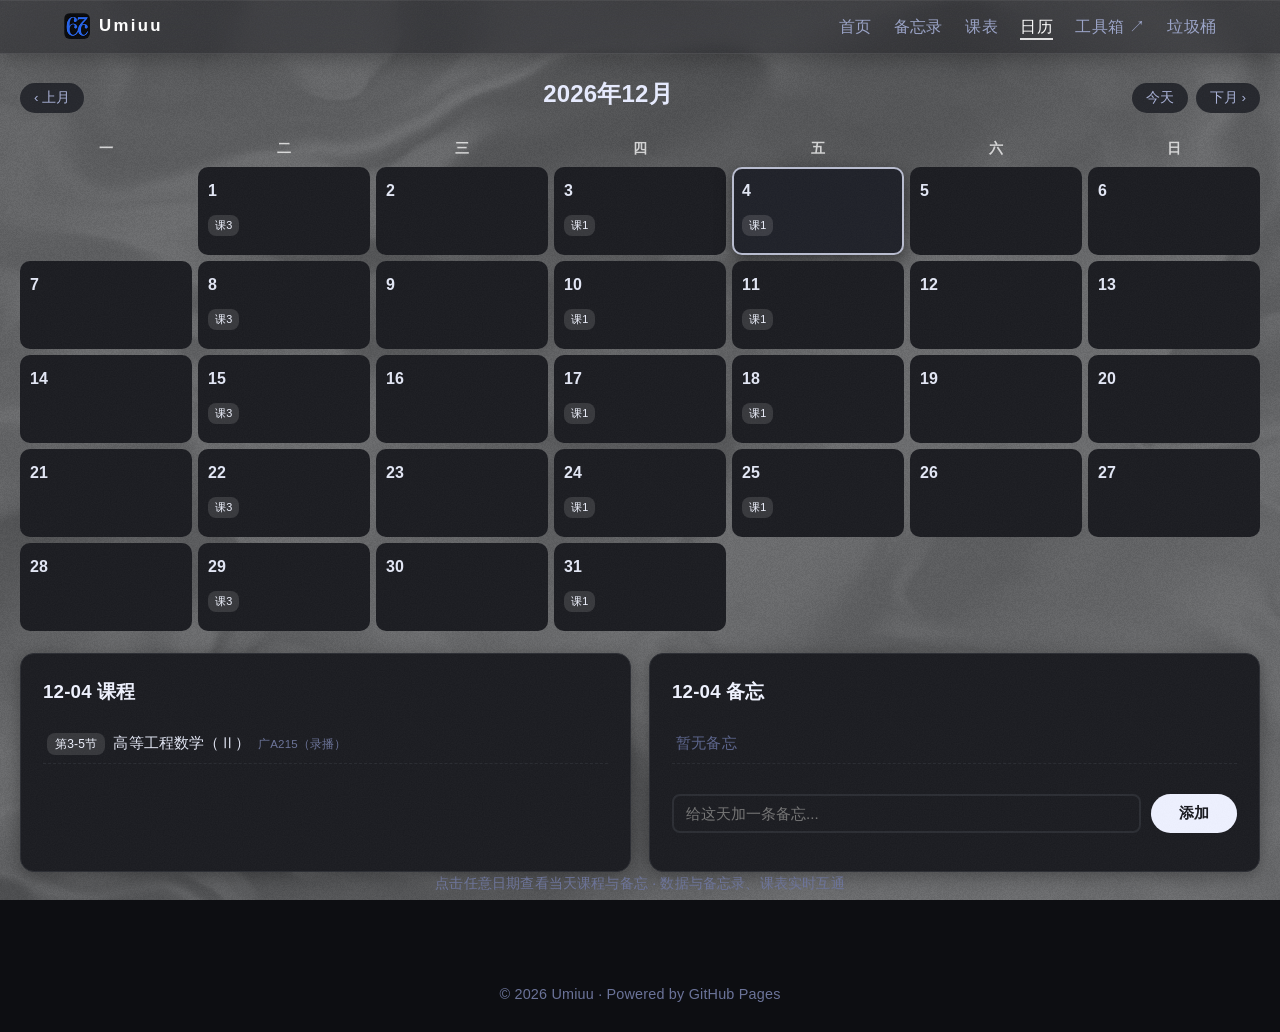
<file: calendar.html>
﻿<!DOCTYPE html>
<html lang="zh-CN">
<head>
    <meta charset="UTF-8">
    <meta name="viewport" content="width=device-width, initial-scale=1.0">
    <title>日历 · Umiuu</title>
        <meta name="theme-color" content="#11152b">
    <link rel="icon" type="image/png" sizes="32x32" href="assets/favicon-32b.png">
    <link rel="icon" type="image/png" sizes="48x48" href="assets/favicon-48b.png">
    <link rel="icon" type="image/png" sizes="180x180" href="assets/favicon-180b.png">
    <link rel="apple-touch-icon" sizes="180x180" href="assets/favicon-180b.png">
    <link rel="stylesheet" href="css/style.css?v=21">
</head>
<body>
    <div id="box"></div>
    <nav class="nav">
        <a class="brand" href="index.html">
            <img class="brand-logo" src="assets/favicon-48b.png" alt="67">
            Umiuu
        </a>
        <div class="links">
            <a href="index.html">首页</a>
            <a href="memo.html">备忘录</a>
            <a href="schedule.html">课表</a>
            <a href="calendar.html" class="active">日历</a>
            <a href="https://www.ilovepdf.com/zh-cn" target="_blank" rel="noopener">工具箱 ↗</a>
            <a href="trash.html">垃圾桶</a>
        </div>
    </nav>

    <main class="page wide">
        <div class="cal-head">
            <button id="calPrev" class="chip">‹ 上月</button>
            <h2 id="calTitle">2026年8月</h2>
            <div class="cal-head-right">
                <button id="calToday" class="chip">今天</button>
                <button id="calNext" class="chip">下月 ›</button>
            </div>
        </div>

        <div class="cal-weekdays">
            <span>一</span><span>二</span><span>三</span><span>四</span><span>五</span><span>六</span><span>日</span>
        </div>
        <div id="calGrid" class="cal-grid"></div>

        <div class="panel-grid">
            <section class="tool-card">
                <h3 id="panelCourseTitle">📚 当天课程</h3>
                <ul id="panelCourses" class="panel-list"></ul>
            </section>
            <section class="tool-card">
                <h3 id="panelMemoTitle">📝 当天备忘</h3>
                <ul id="panelMemos" class="panel-list"></ul>
                <form id="panelAddForm" class="memo-form">
                    <input id="panelAddInput" type="text" placeholder="给这天加一条备忘..." autocomplete="off" required>
                    <button type="submit" class="btn primary">添加</button>
                </form>
            </section>
        </div>
        <p class="tip" style="text-align:center">点击任意日期查看当天课程与备忘 · 数据与备忘录、课表实时互通</p>
    </main>

    <footer><p>© 2026 Umiuu · Powered by GitHub Pages</p></footer>
    <script src="js/calendar.js?v=21"></script>
<script src="assets/ChaosWavesBg.min.js?v=21"></script>
<script>
new Color4Bg.ChaosWavesBg({
    dom: "box",
    colors: ["#6d6d6d", "#9b9b9b", "#838383", "#494949", "#1b1b1b", "#010101"],
    seed: 20030506,
    loop: true
});
</script><script src="js/enhance.js?v=21"></script>
</body>
</html>
</file>
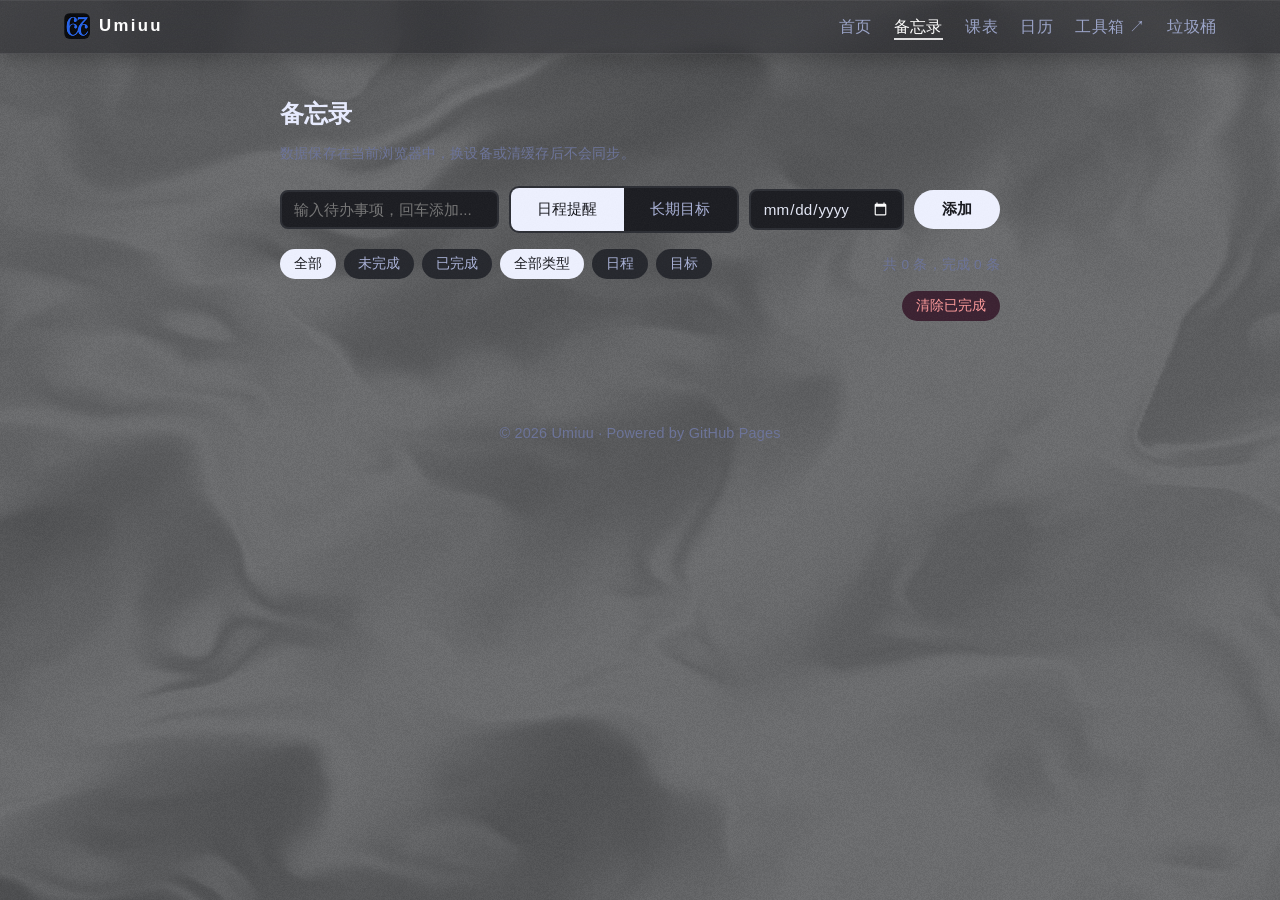
<file: memo.html>
﻿<!DOCTYPE html>
<html lang="zh-CN">
<head>
    <meta charset="UTF-8">
    <meta name="viewport" content="width=device-width, initial-scale=1.0">
    <title>备忘录 · Umiuu</title>
        <meta name="theme-color" content="#11152b">
    <link rel="icon" type="image/png" sizes="32x32" href="assets/favicon-32b.png">
    <link rel="icon" type="image/png" sizes="48x48" href="assets/favicon-48b.png">
    <link rel="icon" type="image/png" sizes="180x180" href="assets/favicon-180b.png">
    <link rel="apple-touch-icon" sizes="180x180" href="assets/favicon-180b.png">
    <link rel="stylesheet" href="css/style.css?v=24">
</head>
<body>
    <div id="box"></div>
    <nav class="nav">
        <a class="brand" href="index.html">
            <img class="brand-logo" src="assets/favicon-48b.png" alt="67">
            Umiuu
        </a>
        <div class="links">
            <a href="index.html">首页</a>
            <a href="memo.html" class="active">备忘录</a>
            <a href="schedule.html">课表</a>
            <a href="calendar.html">日历</a>
            <a href="https://www.ilovepdf.com/zh-cn" target="_blank" rel="noopener">工具箱 ↗</a>
            <a href="trash.html">垃圾桶</a>
        </div>
    </nav>

    <main class="page">
        <h2>备忘录</h2>
        <p class="tip">数据保存在当前浏览器中，换设备或清缓存后不会同步。</p>
        <form id="memoForm" class="memo-form">
            <input id="memoInput" type="text" placeholder="输入待办事项，回车添加..." autocomplete="off" required>
            <div class="type-switch" role="group" aria-label="备忘录类型">
                <button type="button" class="active" data-kind="event">日程提醒</button>
                <button type="button" data-kind="goal">长期目标</button>
            </div>
            <input id="memoDate" type="date" title="选择日期" required>
            <button type="submit" class="btn primary">添加</button>
        </form>
        <div class="filters">
            <button class="chip active" data-filter="status" data-value="all">全部</button>
            <button class="chip" data-filter="status" data-value="active">未完成</button>
            <button class="chip" data-filter="status" data-value="done">已完成</button>
            <button class="chip active" data-filter="kind" data-value="all">全部类型</button>
            <button class="chip" data-filter="kind" data-value="event">日程</button>
            <button class="chip" data-filter="kind" data-value="goal">目标</button>
            <span id="memoCount" class="count"></span>
        </div>
        <ul id="memoList" class="memo-list"></ul>
        <div class="toolbar">
            <button id="clearDone" class="chip danger">清除已完成</button>
        </div>
    </main>

    <footer><p>© 2026 Umiuu · Powered by GitHub Pages</p></footer>
    <script src="js/memo.js?v=25"></script>
<script src="assets/ChaosWavesBg.min.js?v=21"></script>
<script>
new Color4Bg.ChaosWavesBg({
    dom: "box",
    colors: ["#6d6d6d", "#9b9b9b", "#838383", "#494949", "#1b1b1b", "#010101"],
    seed: 20030506,
    loop: true
});
</script><script src="js/enhance.js?v=21"></script>
</body>
</html>
</file>
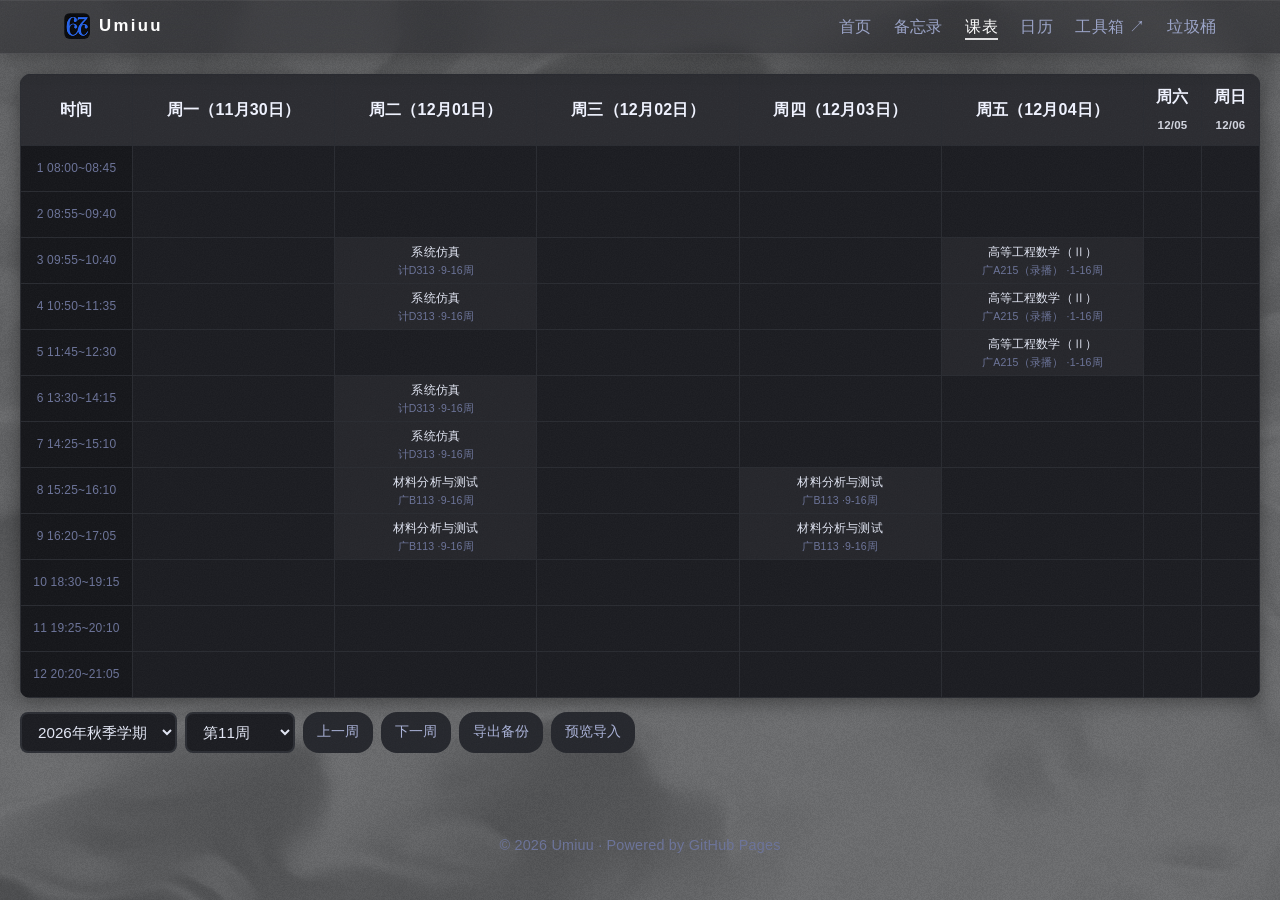
<file: schedule.html>
﻿<!DOCTYPE html>
<html lang="zh-CN">
<head>
    <meta charset="UTF-8">
    <meta name="viewport" content="width=device-width, initial-scale=1.0">
    <title>课程表 · Umiuu</title>
        <meta name="theme-color" content="#11152b">
    <link rel="icon" type="image/png" sizes="32x32" href="assets/favicon-32b.png">
    <link rel="icon" type="image/png" sizes="48x48" href="assets/favicon-48b.png">
    <link rel="icon" type="image/png" sizes="180x180" href="assets/favicon-180b.png">
    <link rel="apple-touch-icon" sizes="180x180" href="assets/favicon-180b.png">
    <link rel="stylesheet" href="css/style.css?v=22">
</head>
<body>
    <div id="box"></div>
    <nav class="nav">
        <a class="brand" href="index.html">
            <img class="brand-logo" src="assets/favicon-48b.png" alt="67">
            Umiuu
        </a>
        <div class="links">
            <a href="index.html">首页</a>
            <a href="memo.html">备忘录</a>
            <a href="schedule.html" class="active">课表</a>
            <a href="calendar.html">日历</a>
            <a href="https://www.ilovepdf.com/zh-cn" target="_blank" rel="noopener">工具箱 ↗</a>
            <a href="trash.html">垃圾桶</a>
        </div>
    </nav>

    <main class="page wide">
        <div class="table-wrap">
            <table id="scheduleTable"></table>
        </div>
        <div class="toolbar" style="justify-content:flex-start; margin-top:14px">
            <select id="termSel" style="width:auto; min-width:150px"></select>
            <select id="weekSel" style="width:auto; min-width:110px"></select>
            <button id="prevWeekBtn" class="chip" type="button" aria-label="切换到上一周">上一周</button>
            <button id="nextWeekBtn" class="chip" type="button" aria-label="切换到下一周">下一周</button>
            <button id="exportBtn" class="chip">导出备份</button>
            <button id="importBtn" class="chip">预览导入</button>
        </div>
        <div id="importPanel" class="import-panel">
            <p class="tip">支持：① 完整课表JSON（导出备份的格式，整包预览）② 文本行（含「周X」「第X-X节」，可选「X-Y周」），将加入当前选中的学期，仅本页预览。</p>
            <textarea id="importText" rows="9" placeholder="粘贴到此处..."></textarea>
            <div class="row">
                <button id="doImport" class="btn primary">解析并导入（覆盖现有）</button>
                <button id="cancelImport" class="btn ghost">取消</button>
            </div>
            <p id="importMsg" class="tip"></p>
        </div>
    </main>

    <footer><p>© 2026 Umiuu · Powered by GitHub Pages</p></footer>
    <script src="js/schedule.js?v=22"></script>
<script src="assets/ChaosWavesBg.min.js?v=21"></script>
<script>
new Color4Bg.ChaosWavesBg({
    dom: "box",
    colors: ["#6d6d6d", "#9b9b9b", "#838383", "#494949", "#1b1b1b", "#010101"],
    seed: 20030506,
    loop: true
});
</script><script src="js/enhance.js?v=21"></script>
</body>
</html>
</file>
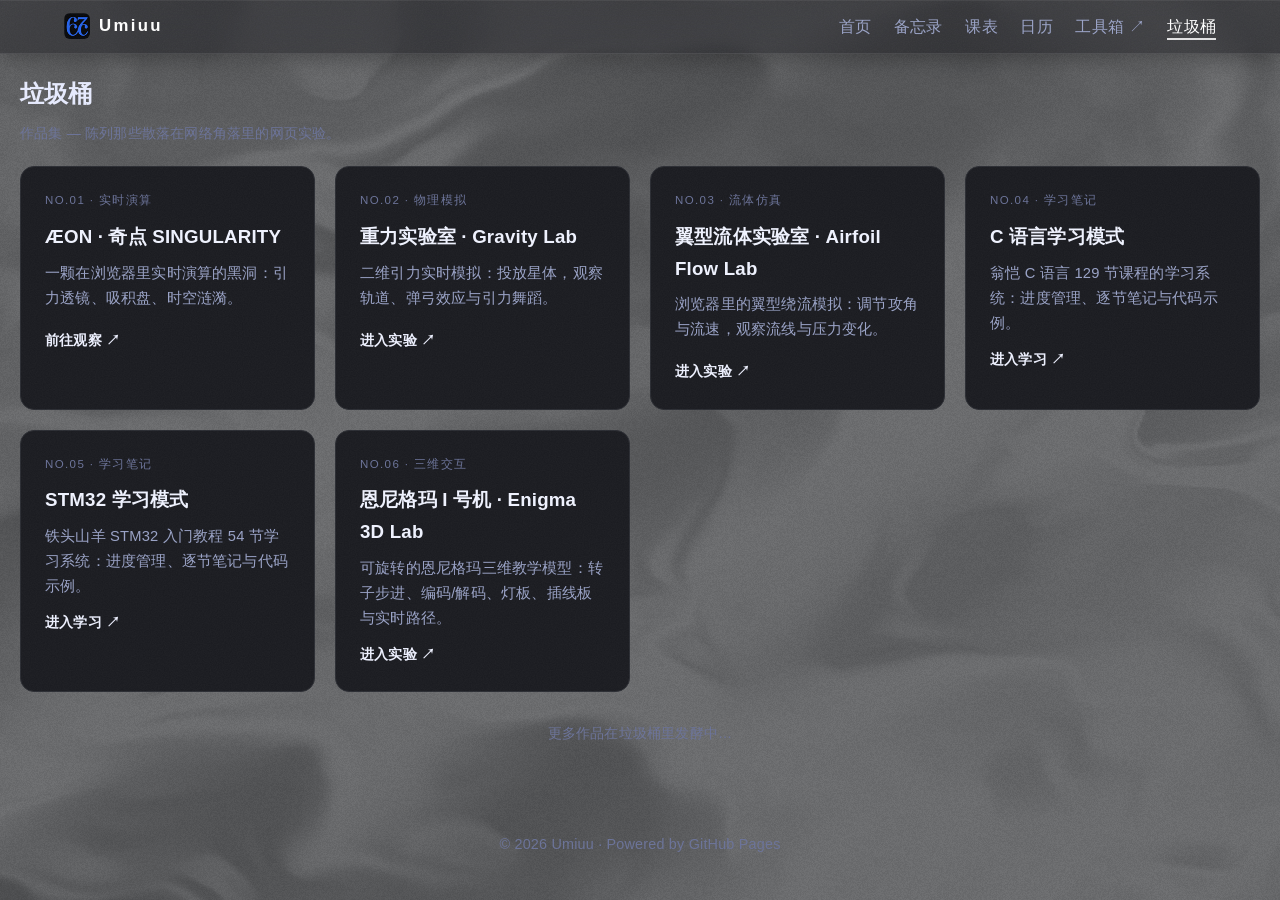
<file: trash.html>
﻿<!DOCTYPE html>
<html lang="zh-CN">
<head>
    <meta charset="UTF-8">
    <meta name="viewport" content="width=device-width, initial-scale=1.0">
    <meta name="description" content="Umiuu 的作品集：散落各处的网页实验。">
    <title>垃圾桶 · Umiuu</title>
    <link rel="icon" type="image/png" sizes="32x32" href="assets/favicon-32b.png?v=21">
    <link rel="icon" type="image/png" sizes="48x48" href="assets/favicon-48b.png">
    <link rel="icon" type="image/png" sizes="180x180" href="assets/favicon-180b.png">
    <link rel="apple-touch-icon" sizes="180x180" href="assets/favicon-180b.png">
    <link rel="stylesheet" href="css/style.css?v=21">
</head>
<body>
    <div id="box"></div>
    <nav class="nav">
        <a class="brand" href="index.html">
            <img class="brand-logo" src="assets/favicon-48b.png" alt="67">
            Umiuu
        </a>
        <div class="links">
            <a href="index.html">首页</a>
            <a href="memo.html">备忘录</a>
            <a href="schedule.html">课表</a>
            <a href="calendar.html">日历</a>
            <a href="https://www.ilovepdf.com/zh-cn" target="_blank" rel="noopener">工具箱 ↗</a>
            <a href="trash.html" class="active">垃圾桶</a>
        </div>
    </nav>

    <main class="page wide">
        <h2>垃圾桶</h2>
        <p class="tip">作品集 — 陈列那些散落在网络角落里的网页实验。</p>
        <div class="works-grid">

            <a class="work-card" href="https://umiuu67.github.io/aeon/" target="_blank" rel="noopener">
                <div class="work-tag">NO.01 · 实时演算</div>
                <h3>ÆON · 奇点 SINGULARITY</h3>
                <p>一颗在浏览器里实时演算的黑洞：引力透镜、吸积盘、时空涟漪。</p>
                <span class="go">前往观察 ↗</span>
            </a>

            <a class="work-card" href="https://umiuu67.github.io/gravity/" target="_blank" rel="noopener">
                <div class="work-tag">NO.02 · 物理模拟</div>
                <h3>重力实验室 · Gravity Lab</h3>
                <p>二维引力实时模拟：投放星体，观察轨道、弹弓效应与引力舞蹈。</p>
                <span class="go">进入实验 ↗</span>
            </a>

            <a class="work-card" href="airfoil-fluid-sim/" target="_blank" rel="noopener">
                <div class="work-tag">NO.03 · 流体仿真</div>
                <h3>翼型流体实验室 · Airfoil Flow Lab</h3>
                <p>浏览器里的翼型绕流模拟：调节攻角与流速，观察流线与压力变化。</p>
                <span class="go">进入实验 ↗</span>
            </a>

            <a class="work-card" href="c-study/" target="_blank" rel="noopener">
                <div class="work-tag">NO.04 · 学习笔记</div>
                <h3>C 语言学习模式</h3>
                <p>翁恺 C 语言 129 节课程的学习系统：进度管理、逐节笔记与代码示例。</p>
                <span class="go">进入学习 ↗</span>
            </a>

            <a class="work-card" href="stm32-study/" target="_blank" rel="noopener">
                <div class="work-tag">NO.05 · 学习笔记</div>
                <h3>STM32 学习模式</h3>
                <p>铁头山羊 STM32 入门教程 54 节学习系统：进度管理、逐节笔记与代码示例。</p>
                <span class="go">进入学习 ↗</span>
            </a>

            <a class="work-card" href="enigma-3d/" target="_blank" rel="noopener">
                <div class="work-tag">NO.06 · 三维交互</div>
                <h3>恩尼格玛 I 号机 · Enigma 3D Lab</h3>
                <p>可旋转的恩尼格玛三维教学模型：转子步进、编码/解码、灯板、插线板与实时路径。</p>
                <span class="go">进入实验 ↗</span>
            </a>

        </div>
        <p class="tip" style="text-align:center; margin-top:30px">更多作品在垃圾桶里发酵中…</p>
    </main>

    <footer><p>© 2026 Umiuu · Powered by GitHub Pages</p></footer>
    <script src="assets/ChaosWavesBg.min.js?v=21"></script>
    <script>
        new Color4Bg.ChaosWavesBg({
            dom: "box",
            colors: ["#6d6d6d", "#9b9b9b", "#838383", "#494949", "#1b1b1b", "#010101"],
            seed: 20030506,
            loop: true
        });
    </script>
    <script src="js/enhance.js?v=21"></script>
</body>
</html>
</file>
<file: css/style.css>
﻿* { margin: 0; padding: 0; box-sizing: border-box; }

:root {
    --bg1: #121318;
    --bg2: #0c0d11;
    --surface: #1a1b20;
    --surface2: #202128;
    --border: #2b2d33;
    --text: #e3e7f5;
    --muted: #9aa3c7;
    --faint: #6b7399;
    --accent: #eef1ff;
    --accent-deep: #b9bdd0;
}

html { color-scheme: dark; background: #0d0e12; }

#box { position: fixed; inset: 0; z-index: -1; will-change: transform; }
#box canvas { width: 100% !important; height: 100% !important; display: block; }
#box::after {
    content: "";
    position: absolute;
    inset: 0;
    background: rgba(6,7,14,.32);
    pointer-events: none;
}

body {
    font-family: "MiSans", "HarmonyOS Sans SC", "Inter", "PingFang SC", "Microsoft YaHei", sans-serif;
    color: var(--text);
    line-height: 1.7;
    letter-spacing: .012em;
    -webkit-font-smoothing: antialiased;
    text-rendering: optimizeLegibility;
    background: transparent;
}

.nav {
    display: flex;
    justify-content: space-between;
    align-items: center;
    padding: 12px 5vw;
    background: rgba(8,9,14,.42);
    backdrop-filter: blur(20px) saturate(140%);
    -webkit-backdrop-filter: blur(20px) saturate(140%);
    border-bottom: 1px solid rgba(255,255,255,.09);
    box-shadow: inset 0 1px 0 rgba(255,255,255,.06), 0 4px 24px rgba(0,0,0,.35);
    position: sticky;
    top: 0;
    z-index: 10;
}
.brand {
    display: inline-flex;
    align-items: center;
    gap: 9px;
    font-weight: bold;
    font-size: 1.05rem;
    letter-spacing: .14em;
    color: #ffffff;
    text-decoration: none;
}
.brand-logo { width: 26px; height: 26px; border-radius: 6px; }
.links a {
    margin-left: 18px;
    text-decoration: none;
    color: var(--muted);
    padding-bottom: 3px;
}
.links a.active, .links a:hover { color: #fff; border-bottom: 2px solid rgba(255,255,255,.85); }

/* ---- home slanted trio ---- */
.apps-band {
    height: calc(100vh - 57px);
    display: flex;
    flex-direction: column;
    justify-content: center;
    padding: 24px 5vw;
    overflow: hidden;
}

.trio {
    display: grid;
    grid-template-columns: repeat(4, 1fr);
    gap: 26px;
    width: 100%;
    max-width: 1200px;
    margin: 0 auto;
    align-items: center;
    perspective: 1500px;
}

.slant-card {
    position: relative;
    overflow: hidden;
    display: block;
    text-decoration: none;
    color: #fff;
    border-radius: 18px;
    padding: 42px 26px;
    transform: skewY(-4deg) rotateX(var(--rx, 0deg)) rotateY(var(--ry, 0deg));
    transition: transform .4s cubic-bezier(.22,.9,.35,1.15), box-shadow .4s ease, border-color .4s ease;
    background: linear-gradient(165deg, rgba(52,56,70,.66), rgba(14,16,26,.86));
    border: 1px solid rgba(255,255,255,.13);
    backdrop-filter: blur(10px) saturate(120%);
    -webkit-backdrop-filter: blur(10px) saturate(120%);
    box-shadow: 0 14px 36px rgba(0,0,0,.55), inset 0 1px 0 rgba(255,255,255,.08);
    will-change: transform;
    animation: blurIn .9s cubic-bezier(.2,.7,.3,1) both;
}
.slant-card:nth-child(1) { animation-delay: .05s; }
.slant-card:nth-child(2) { animation-delay: .17s; }
.slant-card:nth-child(3) { animation-delay: .29s; }
.slant-card:nth-child(4) { animation-delay: .41s; }
.slant-card:nth-child(even) { transform: skewY(4deg) rotateX(var(--rx, 0deg)) rotateY(var(--ry, 0deg)); }
.sc1 { background: linear-gradient(165deg, rgba(64,68,84,.68), rgba(16,18,28,.88)); }
.sc2 { background: linear-gradient(165deg, rgba(46,54,68,.68), rgba(14,17,26,.88)); }
.sc3 { background: linear-gradient(165deg, rgba(40,43,52,.68), rgba(12,13,20,.88)); }
.sc4 { background: linear-gradient(165deg, rgba(58,58,66,.68), rgba(18,18,26,.88)); }

.slant-card:hover {
    transform: skewY(-4deg) scale(1.07) rotateX(var(--rx, 0deg)) rotateY(var(--ry, 0deg));
    border-color: rgba(255,255,255,.38);
    box-shadow: 0 26px 60px rgba(0,0,0,.7), inset 0 1px 0 rgba(255,255,255,.12);
    z-index: 2;
    position: relative;
}
.slant-card:nth-child(even):hover { transform: skewY(4deg) scale(1.07) rotateX(var(--rx, 0deg)) rotateY(var(--ry, 0deg)); }
.slant-card::after {
    content: "";
    position: absolute;
    top: -20%;
    left: -90%;
    width: 55%;
    height: 140%;
    background: linear-gradient(105deg, transparent, rgba(255,255,255,.13), transparent);
    transform: skewX(-18deg);
    transition: left .7s ease;
    pointer-events: none;
}
.slant-card:hover::after { left: 140%; }

.slant-inner { transform: skewY(4deg); }
.slant-card:nth-child(even) .slant-inner { transform: skewY(-4deg); }

.slant-card h3 { font-size: 1.35rem; margin: 16px 0 8px; }
.slant-card h3 small {
    font-size: .7rem;
    background: rgba(255,255,255,.22);
    padding: 2px 8px;
    border-radius: 10px;
    vertical-align: middle;
}
.slant-card p { font-size: .92rem; opacity: .92; min-height: 62px; }
.slant-card .go {
    display: inline-block;
    margin-top: 14px;
    font-weight: bold;
    font-size: .9rem;
    opacity: .95;
}
.slant-card .icon {
    width: 58px;
    height: 58px;
    padding: 13px;
    border-radius: 14px;
    background: rgba(255,255,255,.16);
    color: #fff;
    transition: transform .4s ease;
}
.slant-card:hover .icon { transform: scale(1.12) rotate(-4deg); }
.slant-card .icon svg, .icon svg {
    width: 100%;
    height: 100%;
    fill: none;
    stroke: currentColor;
    stroke-width: 2;
    stroke-linecap: round;
    stroke-linejoin: round;
    display: block;
}

.section { max-width: 900px; margin: 0 auto; padding: 56px 20px; }

.btn {
    display: inline-block;
    padding: 9px 28px;
    border-radius: 24px;
    text-decoration: none;
    font-weight: bold;
    cursor: pointer;
    transition: transform .2s, opacity .2s;
    border: none;
    font-size: .95rem;
}
.btn.primary { background: #eef1ff; color: #16171d; }
.btn.ghost { background: #282a30; color: #c0c7ea; }
.btn:hover { transform: scale(1.05); }

.page { max-width: 760px; margin: 0 auto; padding: 40px 20px 60px; animation: rise .55s cubic-bezier(.2,.7,.3,1) both; }
.page.wide { max-width: 1380px; padding: 20px 20px 40px; }
.page h2 { color: #e8ecff; margin-bottom: 8px; }
.tip { color: var(--faint); font-size: .88rem; margin-bottom: 20px; }

/* ---- memo ---- */
.memo-form { display: flex; flex-wrap: nowrap; align-items: center; gap: 10px; margin-bottom: 16px; }
.memo-form input {
    flex: 1;
    padding: 11px 14px;
    border: 2px solid var(--border);
    border-radius: 10px;
    font-size: .95rem;
    outline: none;
    background: var(--surface);
    color: var(--text);
}
.memo-form input:focus { border-color: var(--accent); }
#memoInput { flex: 1 1 240px; min-width: 0; }
.memo-form input[type=date],
.memo-form input[type=date] { flex: 0 0 150px; color-scheme: dark; }
.memo-form.mode-goal input[type=date],
.memo-form.mode-goal input[type=date] { display: none; }

.type-switch {
    display: flex;
    flex: 0 0 230px;
    overflow: hidden;
    border: 2px solid var(--border);
    border-radius: 10px;
    background: var(--surface);
}
.type-switch button {
    flex: 1;
    border: none;
    padding: 11px 14px;
    background: none;
    color: #aab2d8;
    font-size: .95rem;
    cursor: pointer;
}
.type-switch button.active { background: #eef1ff; color: #16171d; }
.memo-form .btn { flex: 0 0 auto; }

.filters { display: flex; align-items: center; gap: 8px; margin-bottom: 12px; flex-wrap: wrap; }
.chip {
    border: none;
    background: #24262c;
    color: #aab2d8;
    border-radius: 16px;
    padding: 6px 14px;
    cursor: pointer;
    font-size: .85rem;
}
.chip:hover { background: #2e3038; }
.chip:disabled { opacity: .45; cursor: not-allowed; }
.chip:disabled:hover { background: #24262c; }
.chip.active { background: #eef1ff; color: #16171d; }
.count { margin-left: auto; color: var(--faint); font-size: .85rem; }

.memo-list { list-style: none; }
.memo-item {
    display: flex;
    align-items: center;
    gap: 12px;
    padding: 12px 14px;
    border-bottom: 1px solid #24262c;
}
.memo-item input[type=checkbox] { width: 18px; height: 18px; accent-color: #eef1ff; }
.memo-item .text { flex: 1; word-break: break-all; cursor: pointer; white-space: pre-wrap; }
.memo-item.done .text { text-decoration: line-through; color: var(--faint); }
.memo-item .del {
    border: none;
    background: none;
    color: #4a5178;
    font-size: 1rem;
    cursor: pointer;
}
.memo-item .del:hover { color: #ff7b7b; }
.toolbar { text-align: right; display: flex; gap: 8px; justify-content: flex-end; flex-wrap: wrap; margin-bottom: 14px; }
.toolbar .chip.danger { background: #3a2030; color: #ff9b9b; }

.import-panel {
    display: none;
    margin-bottom: 18px;
    padding: 16px;
    background: #15161b;
    border: 1px solid var(--border);
    border-radius: 10px;
}
.import-panel textarea { margin-bottom: 4px; }

.date-badge {
    font-size: .72rem;
    background: rgba(255,209,102,.13);
    color: #eef1ff;
    border-radius: 8px;
    padding: 1px 8px;
    white-space: nowrap;
}
.date-badge.overdue { background: rgba(255,107,107,.14); color: #ff8f8f; }
.date-badge.goal-badge { background: rgba(102,204,153,.14); color: #94e2b8; }

/* ---- schedule ---- */
.table-wrap { overflow-x: auto; border-radius: 10px; box-shadow: 0 4px 18px rgba(0,0,0,.4); }
#scheduleTable {
    border-collapse: collapse;
    table-layout: fixed;
    width: 100%;
    min-width: 700px;
    background: var(--surface);
}
#scheduleTable th:first-child, #scheduleTable td:first-child { width: 112px; }
#scheduleTable th:nth-child(7), #scheduleTable td:nth-child(7),
#scheduleTable th:nth-child(8), #scheduleTable td:nth-child(8) { width: 58px; }
#scheduleTable th, #scheduleTable td {
    border: 1px solid #282a30;
    text-align: center;
    height: 46px;
}
#scheduleTable th { background: rgba(255,255,255,.07); color: #f0f3ff; padding: 8px; }
#scheduleTable td.time {
    background: #141519;
    font-size: .75rem;
    color: var(--faint);
    white-space: nowrap;
    padding: 0 8px;
}
#scheduleTable td input {
    width: 100%;
    height: 100%;
    border: none;
    outline: none;
    text-align: center;
    font-size: .92rem;
    background: transparent;
    min-width: 72px;
    color: var(--text);
}
#scheduleTable td input:focus { background: #272931; }
#scheduleTable td.hascls { background: rgba(255,255,255,.045); }
#scheduleTable td .cls {
    font-size: .78rem;
    line-height: 1.35;
    padding: 5px 4px;
    word-break: break-all;
}
#scheduleTable td .cls .rm {
    display: block;
    font-size: .66rem;
    color: var(--faint);
    margin-top: 2px;
}
.rm-tag {
    display: inline-block;
    margin-left: 8px;
    font-size: .72rem;
    color: var(--faint);
}

/* ---- tools ---- */
.tool-grid {
    display: grid;
    grid-template-columns: repeat(auto-fit, minmax(320px, 1fr));
    gap: 20px;
    margin-top: 16px;
}
.tool-card {
    background: var(--surface);
    border: 1px solid var(--border);
    border-radius: 14px;
    padding: 22px;
    box-shadow: 0 4px 18px rgba(0,0,0,.35);
}
.tool-card h3 { margin-bottom: 14px; color: #f0f3ff; }

#calcScreen {
    background: #0d0e12;
    border: 1px solid #24262c;
    color: #e8ecff;
    font-size: 1.6rem;
    text-align: right;
    padding: 14px 16px;
    border-radius: 10px;
    margin-bottom: 12px;
    min-height: 58px;
    word-break: break-all;
}
.calc-keys {
    display: grid;
    grid-template-columns: repeat(4, 1fr);
    gap: 8px;
}
.calc-keys button {
    padding: 13px 0;
    font-size: 1.05rem;
    border: none;
    border-radius: 10px;
    background: #24262c;
    color: var(--text);
    cursor: pointer;
}
.calc-keys button:hover { background: #2e3038; }
.calc-keys button.eq { background: #eef1ff; color: #16171d; grid-row: span 2; }

textarea, select, input[type=number], input[type=text], input[type=date] {
    width: 100%;
    padding: 9px 12px;
    border: 2px solid var(--border);
    border-radius: 8px;
    font-size: .95rem;
    outline: none;
    font-family: inherit;
    background: var(--surface);
    color: var(--text);
    color-scheme: dark;
}
textarea:focus, select:focus, input:focus { border-color: var(--accent); }

.row { display: flex; align-items: center; gap: 10px; margin: 10px 0; flex-wrap: wrap; }
.row label { flex: 1; min-width: 90px; font-size: .9rem; color: var(--muted); }

.stat-list { list-style: none; margin-top: 12px; }
.stat-list li { padding: 6px 0; border-bottom: 1px dashed #282a30; font-size: .92rem; color: #b9c1e2; }
.stat-list b { color: #fff; float: right; }

.result-box {
    margin-top: 12px;
    background: #141519;
    border: 1px solid var(--border);
    border-radius: 8px;
    padding: 10px 14px;
    min-height: 42px;
    word-break: break-all;
}

.big-time {
    font-size: 3rem;
    text-align: center;
    color: #f0f3ff;
    font-variant-numeric: tabular-nums;
    margin: 8px 0;
}

footer { text-align: center; padding: 26px; color: var(--faint); font-size: .9rem; }

body::after {
    content: "";
    position: fixed;
    inset: 0;
    z-index: 2000;
    pointer-events: none;
    opacity: .05;
    background-image: url("data:image/svg+xml,%3Csvg xmlns='http://www.w3.org/2000/svg' width='240' height='240'%3E%3Cfilter id='n'%3E%3CfeTurbulence type='fractalNoise' baseFrequency='0.85' numOctaves='2' stitchTiles='stitch'/%3E%3CfeColorMatrix type='saturate' values='0'/%3E%3C/filter%3E%3Crect width='240' height='240' filter='url(%23n)'/%3E%3C/svg%3E");
}

@keyframes blurIn {
    from { opacity: 0; filter: blur(12px); }
    to { opacity: 1; filter: blur(0); }
}
@keyframes rise {
    from { opacity: 0; transform: translateY(20px); }
    to { opacity: 1; transform: none; }
}

/* ---- calendar ---- */
.cal-head {
    display: flex;
    align-items: center;
    justify-content: space-between;
    margin-bottom: 14px;
    flex-wrap: wrap;
    gap: 10px;
}
.cal-head h2 { color: #e8ecff; }
.cal-head-right { display: flex; gap: 8px; }
.cal-weekdays {
    display: grid;
    grid-template-columns: repeat(7, 1fr);
    gap: 6px;
    margin-bottom: 6px;
    text-align: center;
    font-weight: bold;
    color: rgba(255,255,255,.75);
    font-size: .9rem;
}
.cal-grid {
    display: grid;
    grid-template-columns: repeat(7, 1fr);
    gap: 6px;
}
.cal-cell {
    background: var(--surface);
    border: 2px solid transparent;
    border-radius: 10px;
    min-height: 88px;
    padding: 8px;
    cursor: pointer;
    transition: border-color .2s, transform .2s, box-shadow .2s;
}
.cal-cell:hover { border-color: #39406b; transform: translateY(-2px); box-shadow: 0 6px 16px rgba(0,0,0,.4); }
.cal-cell.today { border-color: rgba(255,255,255,.75); background: #1e2028; }
.cal-cell.sel { border-color: #b9bdd0; box-shadow: 0 6px 16px rgba(0,0,0,.5); }
.cal-cell.out { visibility: hidden; }
.cal-num { font-weight: bold; margin-bottom: 6px; }
.cal-badge {
    display: inline-block;
    font-size: .68rem;
    border-radius: 8px;
    padding: 1px 7px;
    margin-right: 4px;
    margin-top: 2px;
}
.cal-badge.course { background: rgba(255,255,255,.13); color: #f0f3ff; }
.cal-badge.memo { background: rgba(255,255,255,.07); color: #c8cdd9; }
.cal-badge.memo.alldone { background: rgba(255,255,255,.04); color: #8b90a0; }

.panel-grid {
    display: grid;
    grid-template-columns: 1fr 1fr;
    gap: 18px;
    margin-top: 22px;
}
.panel-list { list-style: none; min-height: 60px; }
.panel-list li { padding: 8px 4px; border-bottom: 1px dashed #282a30; font-size: .95rem; }
.panel-list li.empty { color: #5b648c; }
.panel-list .p-tag {
    display: inline-block;
    background: rgba(255,255,255,.12);
    color: #f0f3ff;
    font-size: .75rem;
    border-radius: 8px;
    padding: 1px 8px;
    margin-right: 8px;
}
.panel-grid .memo-form { margin-top: 12px; }

@media (max-width: 1100px) {
    .trio { grid-template-columns: repeat(2, 1fr); max-width: 640px; }
}
@media (max-width: 700px) {
    body { background-attachment: scroll; }
    .apps-band { height: auto; min-height: calc(100vh - 110px); padding: 40px 5vw 50px; overflow: visible; }
    .trio { grid-template-columns: 1fr; max-width: 420px; gap: 34px; }
    .slant-card p { min-height: 0; }
    .nav { flex-direction: column; gap: 8px; }
    .links a { margin: 0 8px; }
}
/* ---- works (trash page) ---- */
.works-grid {
    display: grid;
    grid-template-columns: repeat(auto-fill, minmax(280px, 1fr));
    gap: 20px;
    margin-top: 16px;
}
a.work-card {
    display: block;
    text-decoration: none;
    color: inherit;
    background: var(--surface);
    border: 1px solid var(--border);
    border-radius: 14px;
    padding: 24px;
    transition: transform .3s cubic-bezier(.2,.7,.3,1.2), border-color .3s, box-shadow .3s;
}
a.work-card:hover {
    transform: translateY(-6px);
    border-color: rgba(255,255,255,.4);
    box-shadow: 0 16px 38px rgba(0,0,0,.55);
}
.work-tag {
    font-size: .72rem;
    letter-spacing: .12em;
    color: var(--faint);
    margin-bottom: 10px;
}
a.work-card h3 { color: #f0f3ff; margin-bottom: 8px; }
a.work-card p { font-size: .92rem; color: var(--muted); min-height: 56px; }
a.work-card .go {
    display: inline-block;
    margin-top: 12px;
    font-size: .88rem;
    font-weight: bold;
    color: #eef1ff;
}

@media (max-width: 760px) {
    .panel-grid { grid-template-columns: 1fr; }
    .cal-cell { min-height: 64px; padding: 5px; }
    .cal-num { font-size: .8rem; }
    .cal-badge { font-size: .6rem; padding: 0 5px; }
}
</file>
